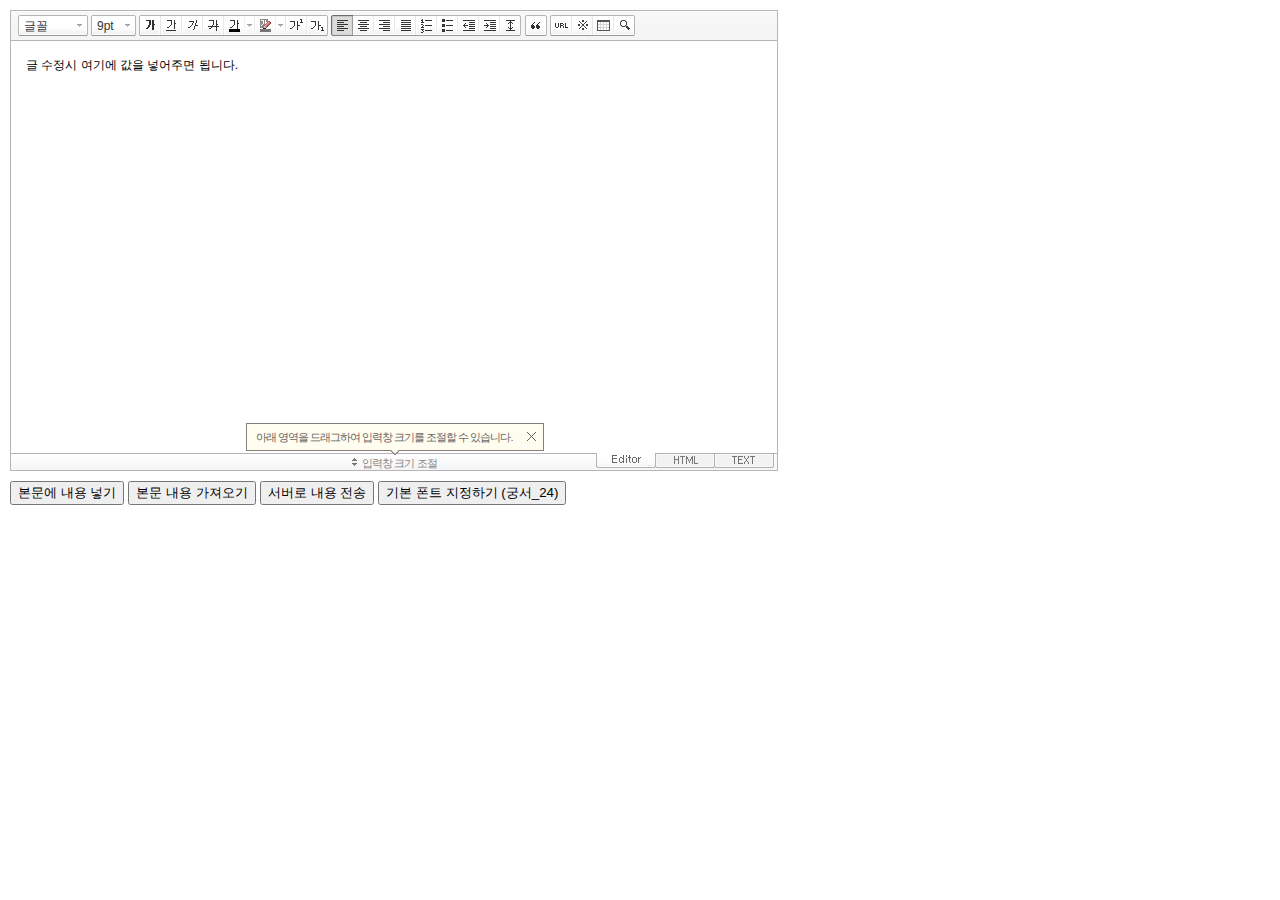
<file: res/editor/index.html>
<!DOCTYPE HTML PUBLIC "-//W3C//DTD HTML 4.01 Transitional//EN" "http://www.w3.org/TR/html4/loose.dtd">
<html lang="ko">
<head>
<meta http-equiv="Content-Type" content="text/html; charset=utf-8">
<meta http-equiv="Content-Script-Type" content="text/javascript">
<meta http-equiv="Content-Style-Type" content="text/css">
<title>네이버 :: Smart Editor 2 &#8482;</title>
<link href="css/ko_KR/smart_editor2.css" rel="stylesheet" type="text/css">
<style type="text/css">
	body { margin: 10px; }
</style>
<script type="text/javascript" src="./js/lib/jindo2.all.js" charset="utf-8"></script>
<script type="text/javascript" src="./js/lib/jindo_component.js" charset="utf-8"></script>
<script type="text/javascript" src="./js/service/SE2M_Configuration.js" charset="utf-8"></script>	<!-- 설정 파일 -->
<script type="text/javascript" src="./js/service/SE2BasicCreator.js" charset="utf-8"></script>
<script type="text/javascript" src="./js/smarteditor2.js" charset="utf-8"></script>

</head>
<body>

<!-- SE2 Markup Start -->	
<div id="smart_editor2">
	<div id="smart_editor2_content"><a href="#se2_iframe" class="blind">글쓰기영역으로 바로가기</a>
		<div class="se2_tool" id="se2_tool">
			
			<div class="se2_text_tool husky_seditor_text_tool">
			<ul class="se2_font_type">
				<li class="husky_seditor_ui_fontName"><button type="button" class="se2_font_family" title="글꼴"><span class="husky_se2m_current_fontName">글꼴</span></button>
					<!-- 글꼴 레이어 -->
					<div class="se2_layer husky_se_fontName_layer">
						<div class="se2_in_layer">
							<ul class="se2_l_font_fam">
							<li style="display:none"><button type="button"><span>@DisplayName@<span>(</span><em style="font-family:FontFamily;">@SampleText@</em><span>)</span></span></button></li>
							<li class="se2_division husky_seditor_font_separator"></li>
							<li><button type="button"><span>나눔고딕<span>(</span><em style="font-family:'나눔고딕',NanumGothic;">가나다라</em><span>)</span></span></button></li>
							<li><button type="button"><span>나눔명조<span>(</span><em style="font-family:'나눔명조',NanumMyeongjo;">가나다라</em><span>)</span></span></button></li>
							<li><button type="button"><span>나눔고딕코딩<span>(</span><em style="font-family:'나눔고딕코딩',NanumGothicCoding;">가나다라</em><span>)</span></span></button></li>
							<li><button type="button"><span>나눔바른고딕<span>(</span><em style="font-family:'나눔바른고딕',NanumBarunGothic,NanumBarunGothicOTF;">가나다라</em><span>)</span></span></button></li>
							<li><button type="button"><span>나눔바른펜<span>(</span><em style="font-family:'나눔바른펜',NanumBarunpen;">가나다라</em><span>)</span></span></button></li>
							</ul>
						</div>
					</div>
					<!-- //글꼴 레이어 -->
				</li>

				<li class="husky_seditor_ui_fontSize"><button type="button" class="se2_font_size" title="글자크기"><span class="husky_se2m_current_fontSize">크기</span></button>
					<!-- 폰트 사이즈 레이어 -->
					<div class="se2_layer husky_se_fontSize_layer">
						<div class="se2_in_layer">
							<ul class="se2_l_font_size">
							<li><button type="button"><span style="margin-top:4px; margin-bottom:3px; margin-left:5px; font-size:7pt;">가나다라마바사<span style=" font-size:7pt;">(7pt)</span></span></button></li>
							<li><button type="button"><span style="margin-bottom:2px; font-size:8pt;">가나다라마바사<span style="font-size:8pt;">(8pt)</span></span></button></li>
							<li><button type="button"><span style="margin-bottom:1px; font-size:9pt;">가나다라마바사<span style="font-size:9pt;">(9pt)</span></span></button></li>
							<li><button type="button"><span style="margin-bottom:1px; font-size:10pt;">가나다라마바사<span style="font-size:10pt;">(10pt)</span></span></button></li>
							<li><button type="button"><span style="margin-bottom:2px; font-size:11pt;">가나다라마바사<span style="font-size:11pt;">(11pt)</span></span></button></li>
							<li><button type="button"><span style="margin-bottom:1px; font-size:12pt;">가나다라마바사<span style="font-size:12pt;">(12pt)</span></span></button></li>
							<li><button type="button"><span style="margin-bottom:2px; font-size:14pt;">가나다라마바사<span style="margin-left:6px;font-size:14pt;">(14pt)</span></span></button></li>
							<li><button type="button"><span style="margin-bottom:1px; font-size:18pt;">가나다라마바사<span style="margin-left:8px;font-size:18pt;">(18pt)</span></span></button></li>
							<li><button type="button"><span style="margin-left:3px; font-size:24pt;">가나다라마<span style="margin-left:11px;font-size:24pt;">(24pt)</span></span></button></li>
							<li><button type="button"><span style="margin-top:-1px; margin-left:3px; font-size:36pt;">가나다<span style="font-size:36pt;">(36pt)</span></span></button></li>
							</ul>
						</div>
					</div>
					<!-- //폰트 사이즈 레이어 -->
				</li>
</ul><ul>
				<li class="husky_seditor_ui_bold first_child"><button type="button" title="굵게[Ctrl+B]" class="se2_bold"><span class="_buttonRound tool_bg">굵게[Ctrl+B]</span></button></li>

				<li class="husky_seditor_ui_underline"><button type="button" title="밑줄[Ctrl+U]" class="se2_underline"><span class="_buttonRound">밑줄[Ctrl+U]</span></button></li>

				<li class="husky_seditor_ui_italic"><button type="button" title="기울임꼴[Ctrl+I]" class="se2_italic"><span class="_buttonRound">기울임꼴[Ctrl+I]</span></button></li>

				<li class="husky_seditor_ui_lineThrough"><button type="button" title="취소선[Ctrl+D]" class="se2_tdel"><span class="_buttonRound">취소선[Ctrl+D]</span></button></li>

				<li class="se2_pair husky_seditor_ui_fontColor"><span class="selected_color husky_se2m_fontColor_lastUsed" style="background-color:#4477f9"></span><span class="husky_seditor_ui_fontColorA"><button type="button" title="글자색" class="se2_fcolor"><span>글자색</span></button></span><span class="husky_seditor_ui_fontColorB"><button type="button" title="더보기" class="se2_fcolor_more"><span class="_buttonRound">더보기</span></button></span>				
					<!-- 글자색 -->
					<div class="se2_layer husky_se2m_fontcolor_layer" style="display:none">
						<div class="se2_in_layer husky_se2m_fontcolor_paletteHolder">
							<div class="se2_palette husky_se2m_color_palette">
								<ul class="se2_pick_color">
								<li><button type="button" title="#ff0000" style="background:#ff0000"><span><span>#ff0000</span></span></button></li>
								<li><button type="button" title="#ff6c00" style="background:#ff6c00"><span><span>#ff6c00</span></span></button></li>
								<li><button type="button" title="#ffaa00" style="background:#ffaa00"><span><span>#ffaa00</span></span></button></li>
								<li><button type="button" title="#ffef00" style="background:#ffef00"><span><span>#ffef00</span></span></button></li>
								<li><button type="button" title="#a6cf00" style="background:#a6cf00"><span><span>#a6cf00</span></span></button></li>
								<li><button type="button" title="#009e25" style="background:#009e25"><span><span>#009e25</span></span></button></li>
								<li><button type="button" title="#00b0a2" style="background:#00b0a2"><span><span>#00b0a2</span></span></button></li>
								<li><button type="button" title="#0075c8" style="background:#0075c8"><span><span>#0075c8</span></span></button></li>
								<li><button type="button" title="#3a32c3" style="background:#3a32c3"><span><span>#3a32c3</span></span></button></li>
								<li><button type="button" title="#7820b9" style="background:#7820b9"><span><span>#7820b9</span></span></button></li>
								<li><button type="button" title="#ef007c" style="background:#ef007c"><span><span>#ef007c</span></span></button></li>
								<li><button type="button" title="#000000" style="background:#000000"><span><span>#000000</span></span></button></li>
								<li><button type="button" title="#252525" style="background:#252525"><span><span>#252525</span></span></button></li>
								<li><button type="button" title="#464646" style="background:#464646"><span><span>#464646</span></span></button></li>
								<li><button type="button" title="#636363" style="background:#636363"><span><span>#636363</span></span></button></li>
								<li><button type="button" title="#7d7d7d" style="background:#7d7d7d"><span><span>#7d7d7d</span></span></button></li>
								<li><button type="button" title="#9a9a9a" style="background:#9a9a9a"><span><span>#9a9a9a</span></span></button></li>
								<li><button type="button" title="#ffe8e8" style="background:#ffe8e8"><span><span>#9a9a9a</span></span></button></li>
								<li><button type="button" title="#f7e2d2" style="background:#f7e2d2"><span><span>#f7e2d2</span></span></button></li>
								<li><button type="button" title="#f5eddc" style="background:#f5eddc"><span><span>#f5eddc</span></span></button></li>
								<li><button type="button" title="#f5f4e0" style="background:#f5f4e0"><span><span>#f5f4e0</span></span></button></li>
								<li><button type="button" title="#edf2c2" style="background:#edf2c2"><span><span>#edf2c2</span></span></button></li>
								<li><button type="button" title="#def7e5" style="background:#def7e5"><span><span>#def7e5</span></span></button></li>
								<li><button type="button" title="#d9eeec" style="background:#d9eeec"><span><span>#d9eeec</span></span></button></li>
								<li><button type="button" title="#c9e0f0" style="background:#c9e0f0"><span><span>#c9e0f0</span></span></button></li>
								<li><button type="button" title="#d6d4eb" style="background:#d6d4eb"><span><span>#d6d4eb</span></span></button></li>
								<li><button type="button" title="#e7dbed" style="background:#e7dbed"><span><span>#e7dbed</span></span></button></li>
								<li><button type="button" title="#f1e2ea" style="background:#f1e2ea"><span><span>#f1e2ea</span></span></button></li>
								<li><button type="button" title="#acacac" style="background:#acacac"><span><span>#acacac</span></span></button></li>
								<li><button type="button" title="#c2c2c2" style="background:#c2c2c2"><span><span>#c2c2c2</span></span></button></li>
								<li><button type="button" title="#cccccc" style="background:#cccccc"><span><span>#cccccc</span></span></button></li>
								<li><button type="button" title="#e1e1e1" style="background:#e1e1e1"><span><span>#e1e1e1</span></span></button></li>
								<li><button type="button" title="#ebebeb" style="background:#ebebeb"><span><span>#ebebeb</span></span></button></li>
								<li><button type="button" title="#ffffff" style="background:#ffffff"><span><span>#ffffff</span></span></button></li>
								</ul>
								<ul class="se2_pick_color" style="width:156px;">
								<li><button type="button" title="#e97d81" style="background:#e97d81"><span><span>#e97d81</span></span></button></li>
								<li><button type="button" title="#e19b73" style="background:#e19b73"><span><span>#e19b73</span></span></button></li>
								<li><button type="button" title="#d1b274" style="background:#d1b274"><span><span>#d1b274</span></span></button></li>
								<li><button type="button" title="#cfcca2" style="background:#cfcca2"><span><span>#cfcca2</span></span></button></li>
								<li><button type="button" title="#cfcca2" style="background:#cfcca2"><span><span>#cfcca2</span></span></button></li>
								<li><button type="button" title="#61b977" style="background:#61b977"><span><span>#61b977</span></span></button></li>
								<li><button type="button" title="#53aea8" style="background:#53aea8"><span><span>#53aea8</span></span></button></li>
								<li><button type="button" title="#518fbb" style="background:#518fbb"><span><span>#518fbb</span></span></button></li>
								<li><button type="button" title="#6a65bb" style="background:#6a65bb"><span><span>#6a65bb</span></span></button></li>
								<li><button type="button" title="#9a54ce" style="background:#9a54ce"><span><span>#9a54ce</span></span></button></li>
								<li><button type="button" title="#e573ae" style="background:#e573ae"><span><span>#e573ae</span></span></button></li>
								<li><button type="button" title="#5a504b" style="background:#5a504b"><span><span>#5a504b</span></span></button></li>
								<li><button type="button" title="#767b86" style="background:#767b86"><span><span>#767b86</span></span></button></li>
								<li><button type="button" title="#951015" style="background:#951015"><span><span>#951015</span></span></button></li>
								<li><button type="button" title="#6e391a" style="background:#6e391a"><span><span>#6e391a</span></span></button></li>
								<li><button type="button" title="#785c25" style="background:#785c25"><span><span>#785c25</span></span></button></li>
								<li><button type="button" title="#5f5b25" style="background:#5f5b25"><span><span>#5f5b25</span></span></button></li>
								<li><button type="button" title="#4c511f" style="background:#4c511f"><span><span>#4c511f</span></span></button></li>
								<li><button type="button" title="#1c4827" style="background:#1c4827"><span><span>#1c4827</span></span></button></li>
								<li><button type="button" title="#0d514c" style="background:#0d514c"><span><span>#0d514c</span></span></button></li>
								<li><button type="button" title="#1b496a" style="background:#1b496a"><span><span>#1b496a</span></span></button></li>
								<li><button type="button" title="#2b285f" style="background:#2b285f"><span><span>#2b285f</span></span></button></li>
								<li><button type="button" title="#45245b" style="background:#45245b"><span><span>#45245b</span></span></button></li>
								<li><button type="button" title="#721947" style="background:#721947"><span><span>#721947</span></span></button></li>
								<li><button type="button" title="#352e2c" style="background:#352e2c"><span><span>#352e2c</span></span></button></li>
								<li><button type="button" title="#3c3f45" style="background:#3c3f45"><span><span>#3c3f45</span></span></button></li>
								</ul>
								<button type="button" title="더보기" class="se2_view_more husky_se2m_color_palette_more_btn"><span>더보기</span></button>
								<div class="husky_se2m_color_palette_recent" style="display:none">
									<h4>최근 사용한 색</h4>
									<ul class="se2_pick_color">
									<li></li>
									<!-- 최근 사용한 색 템플릿 -->
									<!-- <li><button type="button" title="#e97d81" style="background:#e97d81"><span><span>#e97d81</span></span></button></li> -->
									<!-- //최근 사용한 색 템플릿 -->
									</ul>
								</div>								
								<div class="se2_palette2 husky_se2m_color_palette_colorpicker">
									<!--form action="http://test.emoticon.naver.com/colortable/TextAdd.nhn" method="post"-->
										<div class="se2_color_set">
											<span class="se2_selected_color"><span class="husky_se2m_cp_preview" style="background:#e97d81"></span></span><input type="text" name="" class="input_ty1 husky_se2m_cp_colorcode" value="#e97d81"><button type="button" class="se2_btn_insert husky_se2m_color_palette_ok_btn" title="입력"><span>입력</span></button></div>
										<!--input type="hidden" name="callback" value="http://test.emoticon.naver.com/colortable/result.jsp" />
										<input type="hidden" name="callback_func" value="1" />
										<input type="hidden" name="text_key" value="" />
										<input type="hidden" name="text_data" value="" />
									</form-->
									<div class="se2_gradation1 husky_se2m_cp_colpanel"></div>
									<div class="se2_gradation2 husky_se2m_cp_huepanel"></div>
								</div>
							</div>
                        </div>
					</div>
                    <!-- //글자색 -->
				</li>

				<li class="se2_pair husky_seditor_ui_BGColor"><span class="selected_color husky_se2m_BGColor_lastUsed" style="background-color:#4477f9"></span><span class="husky_seditor_ui_BGColorA"><button type="button" title="배경색" class="se2_bgcolor"><span>배경색</span></button></span><span class="husky_seditor_ui_BGColorB"><button type="button" title="더보기" class="se2_bgcolor_more"><span class="_buttonRound">더보기</span></button></span>
					<!-- 배경색 -->
					<div class="se2_layer se2_layer husky_se2m_BGColor_layer" style="display:none">
						<div class="se2_in_layer">
							<div class="se2_palette_bgcolor">
								<ul class="se2_background husky_se2m_bgcolor_list">
								<li><button type="button" title="배경색#ff0000 글자색#ffffff" style="background:#ff0000; color:#ffffff"><span><span>가나다</span></span></button></li>								
								<li><button type="button" title="배경색#6d30cf 글자색#ffffff" style="background:#6d30cf; color:#ffffff"><span><span>가나다</span></span></button></li>
								<li><button type="button" title="배경색#000000 글자색#ffffff" style="background:#000000; color:#ffffff"><span><span>가나다</span></span></button></li>
								<li><button type="button" title="배경색#ff6600 글자색#ffffff" style="background:#ff6600; color:#ffffff"><span><span>가나다</span></span></button></li>
								<li><button type="button" title="배경색#3333cc 글자색#ffffff" style="background:#3333cc; color:#ffffff"><span><span>가나다</span></span></button></li>
								<li><button type="button" title="배경색#333333 글자색#ffff00" style="background:#333333; color:#ffff00"><span><span>가나다</span></span></button></li>
								<li><button type="button" title="배경색#ffa700 글자색#ffffff" style="background:#ffa700; color:#ffffff"><span><span>가나다</span></span></button></li>
								<li><button type="button" title="배경색#009999 글자색#ffffff" style="background:#009999; color:#ffffff"><span><span>가나다</span></span></button></li>
								<li><button type="button" title="배경색#8e8e8e 글자색#ffffff" style="background:#8e8e8e; color:#ffffff"><span><span>가나다</span></span></button></li>								
								<li><button type="button" title="배경색#cc9900 글자색#ffffff" style="background:#cc9900; color:#ffffff"><span><span>가나다</span></span></button></li>
								<li><button type="button" title="배경색#77b02b 글자색#ffffff" style="background:#77b02b; color:#ffffff"><span><span>가나다</span></span></button></li>
								<li><button type="button" title="배경색#ffffff 글자색#000000" style="background:#ffffff; color:#000000"><span><span>가나다</span></span></button></li>
								</ul>
							</div>
							<div class="husky_se2m_BGColor_paletteHolder"></div>
                        </div>
					</div>
                    <!-- //배경색 -->
				</li>

				<li class="husky_seditor_ui_superscript"><button type="button" title="윗첨자" class="se2_sup"><span class="_buttonRound">윗첨자</span></button></li>

				<li class="husky_seditor_ui_subscript last_child"><button type="button" title="아래첨자" class="se2_sub"><span class="_buttonRound tool_bg">아래첨자</span></button></li>
</ul><ul>
				<li class="husky_seditor_ui_justifyleft first_child"><button type="button" title="왼쪽정렬" class="se2_left"><span class="_buttonRound tool_bg">왼쪽정렬</span></button></li>

				<li class="husky_seditor_ui_justifycenter"><button type="button" title="가운데정렬" class="se2_center"><span class="_buttonRound">가운데정렬</span></button></li>

				<li class="husky_seditor_ui_justifyright"><button type="button" title="오른쪽정렬" class="se2_right"><span class="_buttonRound">오른쪽정렬</span></button></li>

				<li class="husky_seditor_ui_justifyfull"><button type="button" title="양쪽정렬" class="se2_justify"><span class="_buttonRound">양쪽정렬</span></button></li>

				<li class="husky_seditor_ui_orderedlist"><button type="button" title="번호매기기" class="se2_ol"><span class="_buttonRound">번호매기기</span></button></li>

				<li class="husky_seditor_ui_unorderedlist"><button type="button" title="글머리기호" class="se2_ul"><span class="_buttonRound">글머리기호</span></button></li>

				<li class="husky_seditor_ui_outdent"><button type="button" title="내어쓰기[Shift+Tab]" class="se2_outdent"><span class="_buttonRound">내어쓰기[Shift+Tab]</span></button></li>

				<li class="husky_seditor_ui_indent"><button type="button" title="들여쓰기[Tab]" class="se2_indent"><span class="_buttonRound">들여쓰기[Tab]</span></button></li>			

				<li class="husky_seditor_ui_lineHeight last_child"><button type="button" title="줄간격" class="se2_lineheight" ><span class="_buttonRound tool_bg">줄간격</span></button>
					<!-- 줄간격 레이어 -->
					<div class="se2_layer husky_se2m_lineHeight_layer">
						<div class="se2_in_layer">
							<ul class="se2_l_line_height">
							<li><button type="button"><span>50%</span></button></li>
							<li><button type="button"><span>80%</span></button></li>
							<li><button type="button"><span>100%</span></button></li>
							<li><button type="button"><span>120%</span></button></li>
							<li><button type="button"><span>150%</span></button></li>
							<li><button type="button"><span>180%</span></button></li>
							<li><button type="button"><span>200%</span></button></li>
							</ul>
							<div class="se2_l_line_height_user husky_se2m_lineHeight_direct_input">
								<h3>직접 입력</h3>
								<span class="bx_input">
								<input type="text" class="input_ty1" maxlength="3" style="width:75px">
								<button type="button" title="1% 더하기" class="btn_up"><span>1% 더하기</span></button>
								<button type="button" title="1% 빼기" class="btn_down"><span>1% 빼기</span></button>
								</span>		
								<div class="btn_area">
									<button type="button" class="se2_btn_apply3"><span>적용</span></button><button type="button" class="se2_btn_cancel3"><span>취소</span></button>
								</div>
							</div>
						</div>
					</div>
					<!-- //줄간격 레이어 -->
				</li>
</ul><ul>
				<li class="husky_seditor_ui_quote single_child"><button type="button" title="인용구" class="se2_blockquote"><span class="_buttonRound tool_bg">인용구</span></button>
					<!-- 인용구 -->
					<div class="se2_layer husky_seditor_blockquote_layer" style="margin-left:-407px; display:none;">
						<div class="se2_in_layer">
							<div class="se2_quote">
								<ul>
								<li class="q1"><button type="button" class="se2_quote1"><span><span>인용구 스타일1</span></span></button></li>
								<li class="q2"><button type="button" class="se2_quote2"><span><span>인용구 스타일2</span></span></button></li>
								<li class="q3"><button type="button" class="se2_quote3"><span><span>인용구 스타일3</span></span></button></li>
								<li class="q4"><button type="button" class="se2_quote4"><span><span>인용구 스타일4</span></span></button></li>
								<li class="q5"><button type="button" class="se2_quote5"><span><span>인용구 스타일5</span></span></button></li>
								<li class="q6"><button type="button" class="se2_quote6"><span><span>인용구 스타일6</span></span></button></li>
								<li class="q7"><button type="button" class="se2_quote7"><span><span>인용구 스타일7</span></span></button></li>
								<li class="q8"><button type="button" class="se2_quote8"><span><span>인용구 스타일8</span></span></button></li>
								<li class="q9"><button type="button" class="se2_quote9"><span><span>인용구 스타일9</span></span></button></li>
								<li class="q10"><button type="button" class="se2_quote10"><span><span>인용구 스타일10</span></span></button></li>
								</ul>
								<button type="button" class="se2_cancel2"><span>적용취소</span></button>
							</div>
						</div>
					</div>
					<!-- //인용구 -->
				</li>
</ul><ul>
				<li class="husky_seditor_ui_hyperlink first_child"><button type="button" title="링크" class="se2_url"><span class="_buttonRound tool_bg">링크</span></button>
					<!-- 링크 -->
					<div class="se2_layer" style="margin-left:-285px">
						<div class="se2_in_layer">
							<div class="se2_url2">
								<input type="text" class="input_ty1" value="http://">
								<button type="button" class="se2_apply"><span>적용</span></button><button type="button" class="se2_cancel"><span>취소</span></button>
							</div>
						</div>
					</div>
					<!-- //링크 -->
				</li>

				<li class="husky_seditor_ui_sCharacter"><button type="button" title="특수기호" class="se2_character"><span class="_buttonRound">특수기호</span></button>
					<!-- 특수기호 -->
					<div class="se2_layer husky_seditor_sCharacter_layer" style="margin-left:-448px;">
						<div class="se2_in_layer">
							<div class="se2_bx_character">
								<ul class="se2_char_tab">
								<li class="active"><button type="button" title="일반기호" class="se2_char1"><span>일반기호</span></button>
									<div class="se2_s_character">
										<ul class="husky_se2m_sCharacter_list">
											<li></li>
											<!-- 일반기호 목록 -->
											<!-- <li class="hover"><button type="button"><span>｛</span></button></li><li class="active"><button type="button"><span>｝</span></button></li><li><button type="button"><span>〔</span></button></li><li><button type="button"><span>〕</span></button></li><li><button type="button"><span>〈</span></button></li><li><button type="button"><span>〉</span></button></li><li><button type="button"><span>《</span></button></li><li><button type="button"><span>》</span></button></li><li><button type="button"><span>「</span></button></li><li><button type="button"><span>」</span></button></li><li><button type="button"><span>『</span></button></li><li><button type="button"><span>』</span></button></li><li><button type="button"><span>【</span></button></li><li><button type="button"><span>】</span></button></li><li><button type="button"><span>‘</span></button></li><li><button type="button"><span>’</span></button></li><li><button type="button"><span>“</span></button></li><li><button type="button"><span>”</span></button></li><li><button type="button"><span>、</span></button></li><li><button type="button"><span>。</span></button></li><li><button type="button"><span>·</span></button></li><li><button type="button"><span>‥</span></button></li><li><button type="button"><span>…</span></button></li><li><button type="button"><span>§</span></button></li><li><button type="button"><span>※</span></button></li><li><button type="button"><span>☆</span></button></li><li><button type="button"><span>★</span></button></li><li><button type="button"><span>○</span></button></li><li><button type="button"><span>●</span></button></li><li><button type="button"><span>◎</span></button></li><li><button type="button"><span>◇</span></button></li><li><button type="button"><span>◆</span></button></li><li><button type="button"><span>□</span></button></li><li><button type="button"><span>■</span></button></li><li><button type="button"><span>△</span></button></li><li><button type="button"><span>▲</span></button></li><li><button type="button"><span>▽</span></button></li><li><button type="button"><span>▼</span></button></li><li><button type="button"><span>◁</span></button></li><li><button type="button"><span>◀</span></button></li><li><button type="button"><span>▷</span></button></li><li><button type="button"><span>▶</span></button></li><li><button type="button"><span>♤</span></button></li><li><button type="button"><span>♠</span></button></li><li><button type="button"><span>♡</span></button></li><li><button type="button"><span>♥</span></button></li><li><button type="button"><span>♧</span></button></li><li><button type="button"><span>♣</span></button></li><li><button type="button"><span>⊙</span></button></li><li><button type="button"><span>◈</span></button></li><li><button type="button"><span>▣</span></button></li><li><button type="button"><span>◐</span></button></li><li><button type="button"><span>◑</span></button></li><li><button type="button"><span>▒</span></button></li><li><button type="button"><span>▤</span></button></li><li><button type="button"><span>▥</span></button></li><li><button type="button"><span>▨</span></button></li><li><button type="button"><span>▧</span></button></li><li><button type="button"><span>▦</span></button></li><li><button type="button"><span>▩</span></button></li><li><button type="button"><span>±</span></button></li><li><button type="button"><span>×</span></button></li><li><button type="button"><span>÷</span></button></li><li><button type="button"><span>≠</span></button></li><li><button type="button"><span>≤</span></button></li><li><button type="button"><span>≥</span></button></li><li><button type="button"><span>∞</span></button></li><li><button type="button"><span>∴</span></button></li><li><button type="button"><span>°</span></button></li><li><button type="button"><span>′</span></button></li><li><button type="button"><span>″</span></button></li><li><button type="button"><span>∠</span></button></li><li><button type="button"><span>⊥</span></button></li><li><button type="button"><span>⌒</span></button></li><li><button type="button"><span>∂</span></button></li><li><button type="button"><span>≡</span></button></li><li><button type="button"><span>≒</span></button></li><li><button type="button"><span>≪</span></button></li><li><button type="button"><span>≫</span></button></li><li><button type="button"><span>√</span></button></li><li><button type="button"><span>∽</span></button></li><li><button type="button"><span>∝</span></button></li><li><button type="button"><span>∵</span></button></li><li><button type="button"><span>∫</span></button></li><li><button type="button"><span>∬</span></button></li><li><button type="button"><span>∈</span></button></li><li><button type="button"><span>∋</span></button></li><li><button type="button"><span>⊆</span></button></li><li><button type="button"><span>⊇</span></button></li><li><button type="button"><span>⊂</span></button></li><li><button type="button"><span>⊃</span></button></li><li><button type="button"><span>∪</span></button></li><li><button type="button"><span>∩</span></button></li><li><button type="button"><span>∧</span></button></li><li><button type="button"><span>∨</span></button></li><li><button type="button"><span>￢</span></button></li><li><button type="button"><span>⇒</span></button></li><li><button type="button"><span>⇔</span></button></li><li><button type="button"><span>∀</span></button></li><li><button type="button"><span>∃</span></button></li><li><button type="button"><span>´</span></button></li><li><button type="button"><span>～</span></button></li><li><button type="button"><span>ˇ</span></button></li><li><button type="button"><span>˘</span></button></li><li><button type="button"><span>˝</span></button></li><li><button type="button"><span>˚</span></button></li><li><button type="button"><span>˙</span></button></li><li><button type="button"><span>¸</span></button></li><li><button type="button"><span>˛</span></button></li><li><button type="button"><span>¡</span></button></li><li><button type="button"><span>¿</span></button></li><li><button type="button"><span>ː</span></button></li><li><button type="button"><span>∮</span></button></li><li><button type="button"><span>∑</span></button></li><li><button type="button"><span>∏</span></button></li><li><button type="button"><span>♭</span></button></li><li><button type="button"><span>♩</span></button></li><li><button type="button"><span>♪</span></button></li><li><button type="button"><span>♬</span></button></li><li><button type="button"><span>㉿</span></button></li><li><button type="button"><span>→</span></button></li><li><button type="button"><span>←</span></button></li><li><button type="button"><span>↑</span></button></li><li><button type="button"><span>↓</span></button></li><li><button type="button"><span>↔</span></button></li><li><button type="button"><span>↕</span></button></li><li><button type="button"><span>↗</span></button></li><li><button type="button"><span>↙</span></button></li><li><button type="button"><span>↖</span></button></li><li><button type="button"><span>↘</span></button></li><li><button type="button"><span>㈜</span></button></li><li><button type="button"><span>№</span></button></li><li><button type="button"><span>㏇</span></button></li><li><button type="button"><span>™</span></button></li><li><button type="button"><span>㏂</span></button></li><li><button type="button"><span>㏘</span></button></li><li><button type="button"><span>℡</span></button></li><li><button type="button"><span>♨</span></button></li><li><button type="button"><span>☏</span></button></li><li><button type="button"><span>☎</span></button></li><li><button type="button"><span>☜</span></button></li><li><button type="button"><span>☞</span></button></li><li><button type="button"><span>¶</span></button></li><li><button type="button"><span>†</span></button></li><li><button type="button"><span>‡</span></button></li><li><button type="button"><span>®</span></button></li><li><button type="button"><span>ª</span></button></li><li><button type="button"><span>º</span></button></li><li><button type="button"><span>♂</span></button></li><li><button type="button"><span>♀</span></button></li> -->
										</ul>
									</div>
								</li>
								<li><button type="button" title="숫자와 단위" class="se2_char2"><span>숫자와 단위</span></button>
									<div class="se2_s_character">
										<ul class="husky_se2m_sCharacter_list">
											<li></li>
											<!-- 숫자와 단위 목록 -->
											<!-- <li class="hover"><button type="button"><span>½</span></button></li><li><button type="button"><span>⅓</span></button></li><li><button type="button"><span>⅔</span></button></li><li><button type="button"><span>¼</span></button></li><li><button type="button"><span>¾</span></button></li><li><button type="button"><span>⅛</span></button></li><li><button type="button"><span>⅜</span></button></li><li><button type="button"><span>⅝</span></button></li><li><button type="button"><span>⅞</span></button></li><li><button type="button"><span>¹</span></button></li><li><button type="button"><span>²</span></button></li><li><button type="button"><span>³</span></button></li><li><button type="button"><span>⁴</span></button></li><li><button type="button"><span>ⁿ</span></button></li><li><button type="button"><span>₁</span></button></li><li><button type="button"><span>₂</span></button></li><li><button type="button"><span>₃</span></button></li><li><button type="button"><span>₄</span></button></li><li><button type="button"><span>Ⅰ</span></button></li><li><button type="button"><span>Ⅱ</span></button></li><li><button type="button"><span>Ⅲ</span></button></li><li><button type="button"><span>Ⅳ</span></button></li><li><button type="button"><span>Ⅴ</span></button></li><li><button type="button"><span>Ⅵ</span></button></li><li><button type="button"><span>Ⅶ</span></button></li><li><button type="button"><span>Ⅷ</span></button></li><li><button type="button"><span>Ⅸ</span></button></li><li><button type="button"><span>Ⅹ</span></button></li><li><button type="button"><span>ⅰ</span></button></li><li><button type="button"><span>ⅱ</span></button></li><li><button type="button"><span>ⅲ</span></button></li><li><button type="button"><span>ⅳ</span></button></li><li><button type="button"><span>ⅴ</span></button></li><li><button type="button"><span>ⅵ</span></button></li><li><button type="button"><span>ⅶ</span></button></li><li><button type="button"><span>ⅷ</span></button></li><li><button type="button"><span>ⅸ</span></button></li><li><button type="button"><span>ⅹ</span></button></li><li><button type="button"><span>￦</span></button></li><li><button type="button"><span>$</span></button></li><li><button type="button"><span>￥</span></button></li><li><button type="button"><span>￡</span></button></li><li><button type="button"><span>€</span></button></li><li><button type="button"><span>℃</span></button></li><li><button type="button"><span>A</span></button></li><li><button type="button"><span>℉</span></button></li><li><button type="button"><span>￠</span></button></li><li><button type="button"><span>¤</span></button></li><li><button type="button"><span>‰</span></button></li><li><button type="button"><span>㎕</span></button></li><li><button type="button"><span>㎖</span></button></li><li><button type="button"><span>㎗</span></button></li><li><button type="button"><span>ℓ</span></button></li><li><button type="button"><span>㎘</span></button></li><li><button type="button"><span>㏄</span></button></li><li><button type="button"><span>㎣</span></button></li><li><button type="button"><span>㎤</span></button></li><li><button type="button"><span>㎥</span></button></li><li><button type="button"><span>㎦</span></button></li><li><button type="button"><span>㎙</span></button></li><li><button type="button"><span>㎚</span></button></li><li><button type="button"><span>㎛</span></button></li><li><button type="button"><span>㎜</span></button></li><li><button type="button"><span>㎝</span></button></li><li><button type="button"><span>㎞</span></button></li><li><button type="button"><span>㎟</span></button></li><li><button type="button"><span>㎠</span></button></li><li><button type="button"><span>㎡</span></button></li><li><button type="button"><span>㎢</span></button></li><li><button type="button"><span>㏊</span></button></li><li><button type="button"><span>㎍</span></button></li><li><button type="button"><span>㎎</span></button></li><li><button type="button"><span>㎏</span></button></li><li><button type="button"><span>㏏</span></button></li><li><button type="button"><span>㎈</span></button></li><li><button type="button"><span>㎉</span></button></li><li><button type="button"><span>㏈</span></button></li><li><button type="button"><span>㎧</span></button></li><li><button type="button"><span>㎨</span></button></li><li><button type="button"><span>㎰</span></button></li><li><button type="button"><span>㎱</span></button></li><li><button type="button"><span>㎲</span></button></li><li><button type="button"><span>㎳</span></button></li><li><button type="button"><span>㎴</span></button></li><li><button type="button"><span>㎵</span></button></li><li><button type="button"><span>㎶</span></button></li><li><button type="button"><span>㎷</span></button></li><li><button type="button"><span>㎸</span></button></li><li><button type="button"><span>㎹</span></button></li><li><button type="button"><span>㎀</span></button></li><li><button type="button"><span>㎁</span></button></li><li><button type="button"><span>㎂</span></button></li><li><button type="button"><span>㎃</span></button></li><li><button type="button"><span>㎄</span></button></li><li><button type="button"><span>㎺</span></button></li><li><button type="button"><span>㎻</span></button></li><li><button type="button"><span>㎼</span></button></li><li><button type="button"><span>㎽</span></button></li><li><button type="button"><span>㎾</span></button></li><li><button type="button"><span>㎿</span></button></li><li><button type="button"><span>㎐</span></button></li><li><button type="button"><span>㎑</span></button></li><li><button type="button"><span>㎒</span></button></li><li><button type="button"><span>㎓</span></button></li><li><button type="button"><span>㎔</span></button></li><li><button type="button"><span>Ω</span></button></li><li><button type="button"><span>㏀</span></button></li><li><button type="button"><span>㏁</span></button></li><li><button type="button"><span>㎊</span></button></li><li><button type="button"><span>㎋</span></button></li><li><button type="button"><span>㎌</span></button></li><li><button type="button"><span>㏖</span></button></li><li><button type="button"><span>㏅</span></button></li><li><button type="button"><span>㎭</span></button></li><li><button type="button"><span>㎮</span></button></li><li><button type="button"><span>㎯</span></button></li><li><button type="button"><span>㏛</span></button></li><li><button type="button"><span>㎩</span></button></li><li><button type="button"><span>㎪</span></button></li><li><button type="button"><span>㎫</span></button></li><li><button type="button"><span>㎬</span></button></li><li><button type="button"><span>㏝</span></button></li><li><button type="button"><span>㏐</span></button></li><li><button type="button"><span>㏓</span></button></li><li><button type="button"><span>㏃</span></button></li><li><button type="button"><span>㏉</span></button></li><li><button type="button"><span>㏜</span></button></li><li><button type="button"><span>㏆</span></button></li> -->
										</ul>
									</div>
								</li>
								<li><button type="button" title="원,괄호" class="se2_char3"><span>원,괄호</span></button>
									<div class="se2_s_character">
										<ul class="husky_se2m_sCharacter_list">
											<li></li>
											<!-- 원,괄호 목록 -->
											<!-- <li><button type="button"><span>㉠</span></button></li><li><button type="button"><span>㉡</span></button></li><li><button type="button"><span>㉢</span></button></li><li><button type="button"><span>㉣</span></button></li><li><button type="button"><span>㉤</span></button></li><li><button type="button"><span>㉥</span></button></li><li><button type="button"><span>㉦</span></button></li><li><button type="button"><span>㉧</span></button></li><li><button type="button"><span>㉨</span></button></li><li><button type="button"><span>㉩</span></button></li><li><button type="button"><span>㉪</span></button></li><li><button type="button"><span>㉫</span></button></li><li><button type="button"><span>㉬</span></button></li><li><button type="button"><span>㉭</span></button></li><li><button type="button"><span>㉮</span></button></li><li><button type="button"><span>㉯</span></button></li><li><button type="button"><span>㉰</span></button></li><li><button type="button"><span>㉱</span></button></li><li><button type="button"><span>㉲</span></button></li><li><button type="button"><span>㉳</span></button></li><li><button type="button"><span>㉴</span></button></li><li><button type="button"><span>㉵</span></button></li><li><button type="button"><span>㉶</span></button></li><li><button type="button"><span>㉷</span></button></li><li><button type="button"><span>㉸</span></button></li><li><button type="button"><span>㉹</span></button></li><li><button type="button"><span>㉺</span></button></li><li><button type="button"><span>㉻</span></button></li><li><button type="button"><span>ⓐ</span></button></li><li><button type="button"><span>ⓑ</span></button></li><li><button type="button"><span>ⓒ</span></button></li><li><button type="button"><span>ⓓ</span></button></li><li><button type="button"><span>ⓔ</span></button></li><li><button type="button"><span>ⓕ</span></button></li><li><button type="button"><span>ⓖ</span></button></li><li><button type="button"><span>ⓗ</span></button></li><li><button type="button"><span>ⓘ</span></button></li><li><button type="button"><span>ⓙ</span></button></li><li><button type="button"><span>ⓚ</span></button></li><li><button type="button"><span>ⓛ</span></button></li><li><button type="button"><span>ⓜ</span></button></li><li><button type="button"><span>ⓝ</span></button></li><li><button type="button"><span>ⓞ</span></button></li><li><button type="button"><span>ⓟ</span></button></li><li><button type="button"><span>ⓠ</span></button></li><li><button type="button"><span>ⓡ</span></button></li><li><button type="button"><span>ⓢ</span></button></li><li><button type="button"><span>ⓣ</span></button></li><li><button type="button"><span>ⓤ</span></button></li><li><button type="button"><span>ⓥ</span></button></li><li><button type="button"><span>ⓦ</span></button></li><li><button type="button"><span>ⓧ</span></button></li><li><button type="button"><span>ⓨ</span></button></li><li><button type="button"><span>ⓩ</span></button></li><li><button type="button"><span>①</span></button></li><li><button type="button"><span>②</span></button></li><li><button type="button"><span>③</span></button></li><li><button type="button"><span>④</span></button></li><li><button type="button"><span>⑤</span></button></li><li><button type="button"><span>⑥</span></button></li><li><button type="button"><span>⑦</span></button></li><li><button type="button"><span>⑧</span></button></li><li><button type="button"><span>⑨</span></button></li><li><button type="button"><span>⑩</span></button></li><li><button type="button"><span>⑪</span></button></li><li><button type="button"><span>⑫</span></button></li><li><button type="button"><span>⑬</span></button></li><li><button type="button"><span>⑭</span></button></li><li><button type="button"><span>⑮</span></button></li><li><button type="button"><span>㈀</span></button></li><li><button type="button"><span>㈁</span></button></li><li class="hover"><button type="button"><span>㈂</span></button></li><li><button type="button"><span>㈃</span></button></li><li><button type="button"><span>㈄</span></button></li><li><button type="button"><span>㈅</span></button></li><li><button type="button"><span>㈆</span></button></li><li><button type="button"><span>㈇</span></button></li><li><button type="button"><span>㈈</span></button></li><li><button type="button"><span>㈉</span></button></li><li><button type="button"><span>㈊</span></button></li><li><button type="button"><span>㈋</span></button></li><li><button type="button"><span>㈌</span></button></li><li><button type="button"><span>㈍</span></button></li><li><button type="button"><span>㈎</span></button></li><li><button type="button"><span>㈏</span></button></li><li><button type="button"><span>㈐</span></button></li><li><button type="button"><span>㈑</span></button></li><li><button type="button"><span>㈒</span></button></li><li><button type="button"><span>㈓</span></button></li><li><button type="button"><span>㈔</span></button></li><li><button type="button"><span>㈕</span></button></li><li><button type="button"><span>㈖</span></button></li><li><button type="button"><span>㈗</span></button></li><li><button type="button"><span>㈘</span></button></li><li><button type="button"><span>㈙</span></button></li><li><button type="button"><span>㈚</span></button></li><li><button type="button"><span>㈛</span></button></li><li><button type="button"><span>⒜</span></button></li><li><button type="button"><span>⒝</span></button></li><li><button type="button"><span>⒞</span></button></li><li><button type="button"><span>⒟</span></button></li><li><button type="button"><span>⒠</span></button></li><li><button type="button"><span>⒡</span></button></li><li><button type="button"><span>⒢</span></button></li><li><button type="button"><span>⒣</span></button></li><li><button type="button"><span>⒤</span></button></li><li><button type="button"><span>⒥</span></button></li><li><button type="button"><span>⒦</span></button></li><li><button type="button"><span>⒧</span></button></li><li><button type="button"><span>⒨</span></button></li><li><button type="button"><span>⒩</span></button></li><li><button type="button"><span>⒪</span></button></li><li><button type="button"><span>⒫</span></button></li><li><button type="button"><span>⒬</span></button></li><li><button type="button"><span>⒭</span></button></li><li><button type="button"><span>⒮</span></button></li><li><button type="button"><span>⒯</span></button></li><li><button type="button"><span>⒰</span></button></li><li><button type="button"><span>⒱</span></button></li><li><button type="button"><span>⒲</span></button></li><li><button type="button"><span>⒳</span></button></li><li><button type="button"><span>⒴</span></button></li><li><button type="button"><span>⒵</span></button></li><li><button type="button"><span>⑴</span></button></li><li><button type="button"><span>⑵</span></button></li><li><button type="button"><span>⑶</span></button></li><li><button type="button"><span>⑷</span></button></li><li><button type="button"><span>⑸</span></button></li><li><button type="button"><span>⑹</span></button></li><li><button type="button"><span>⑺</span></button></li><li><button type="button"><span>⑻</span></button></li><li><button type="button"><span>⑼</span></button></li><li><button type="button"><span>⑽</span></button></li><li><button type="button"><span>⑾</span></button></li><li><button type="button"><span>⑿</span></button></li><li><button type="button"><span>⒀</span></button></li><li><button type="button"><span>⒁</span></button></li><li><button type="button"><span>⒂</span></button></li> -->
										</ul>
									</div>
								</li>
								<li><button type="button" title="한글" class="se2_char4"><span>한글</span></button>
									<div class="se2_s_character">
										<ul class="husky_se2m_sCharacter_list">
											<li></li>
											<!-- 한글 목록 -->
											<!-- <li><button type="button"><span>ㄱ</span></button></li><li><button type="button"><span>ㄲ</span></button></li><li><button type="button"><span>ㄳ</span></button></li><li><button type="button"><span>ㄴ</span></button></li><li><button type="button"><span>ㄵ</span></button></li><li><button type="button"><span>ㄶ</span></button></li><li><button type="button"><span>ㄷ</span></button></li><li><button type="button"><span>ㄸ</span></button></li><li><button type="button"><span>ㄹ</span></button></li><li><button type="button"><span>ㄺ</span></button></li><li><button type="button"><span>ㄻ</span></button></li><li><button type="button"><span>ㄼ</span></button></li><li><button type="button"><span>ㄽ</span></button></li><li><button type="button"><span>ㄾ</span></button></li><li><button type="button"><span>ㄿ</span></button></li><li><button type="button"><span>ㅀ</span></button></li><li><button type="button"><span>ㅁ</span></button></li><li><button type="button"><span>ㅂ</span></button></li><li><button type="button"><span>ㅃ</span></button></li><li><button type="button"><span>ㅄ</span></button></li><li><button type="button"><span>ㅅ</span></button></li><li><button type="button"><span>ㅆ</span></button></li><li><button type="button"><span>ㅇ</span></button></li><li><button type="button"><span>ㅈ</span></button></li><li><button type="button"><span>ㅉ</span></button></li><li><button type="button"><span>ㅊ</span></button></li><li><button type="button"><span>ㅋ</span></button></li><li><button type="button"><span>ㅌ</span></button></li><li><button type="button"><span>ㅍ</span></button></li><li><button type="button"><span>ㅎ</span></button></li><li><button type="button"><span>ㅏ</span></button></li><li><button type="button"><span>ㅐ</span></button></li><li><button type="button"><span>ㅑ</span></button></li><li><button type="button"><span>ㅒ</span></button></li><li><button type="button"><span>ㅓ</span></button></li><li><button type="button"><span>ㅔ</span></button></li><li><button type="button"><span>ㅕ</span></button></li><li><button type="button"><span>ㅖ</span></button></li><li><button type="button"><span>ㅗ</span></button></li><li><button type="button"><span>ㅘ</span></button></li><li><button type="button"><span>ㅙ</span></button></li><li><button type="button"><span>ㅚ</span></button></li><li><button type="button"><span>ㅛ</span></button></li><li><button type="button"><span>ㅜ</span></button></li><li><button type="button"><span>ㅝ</span></button></li><li><button type="button"><span>ㅞ</span></button></li><li><button type="button"><span>ㅟ</span></button></li><li><button type="button"><span>ㅠ</span></button></li><li><button type="button"><span>ㅡ</span></button></li><li><button type="button"><span>ㅢ</span></button></li><li><button type="button"><span>ㅣ</span></button></li><li><button type="button"><span>ㅥ</span></button></li><li><button type="button"><span>ㅦ</span></button></li><li><button type="button"><span>ㅧ</span></button></li><li><button type="button"><span>ㅨ</span></button></li><li><button type="button"><span>ㅩ</span></button></li><li><button type="button"><span>ㅪ</span></button></li><li><button type="button"><span>ㅫ</span></button></li><li><button type="button"><span>ㅬ</span></button></li><li><button type="button"><span>ㅭ</span></button></li><li><button type="button"><span>ㅮ</span></button></li><li><button type="button"><span>ㅯ</span></button></li><li><button type="button"><span>ㅰ</span></button></li><li><button type="button"><span>ㅱ</span></button></li><li><button type="button"><span>ㅲ</span></button></li><li><button type="button"><span>ㅳ</span></button></li><li><button type="button"><span>ㅴ</span></button></li><li><button type="button"><span>ㅵ</span></button></li><li><button type="button"><span>ㅶ</span></button></li><li><button type="button"><span>ㅷ</span></button></li><li><button type="button"><span>ㅸ</span></button></li><li><button type="button"><span>ㅹ</span></button></li><li><button type="button"><span>ㅺ</span></button></li><li><button type="button"><span>ㅻ</span></button></li><li><button type="button"><span>ㅼ</span></button></li><li><button type="button"><span>ㅽ</span></button></li><li><button type="button"><span>ㅾ</span></button></li><li><button type="button"><span>ㅿ</span></button></li><li><button type="button"><span>ㆀ</span></button></li><li><button type="button"><span>ㆁ</span></button></li><li><button type="button"><span>ㆂ</span></button></li><li><button type="button"><span>ㆃ</span></button></li><li><button type="button"><span>ㆄ</span></button></li><li><button type="button"><span>ㆅ</span></button></li><li><button type="button"><span>ㆆ</span></button></li><li><button type="button"><span>ㆇ</span></button></li><li><button type="button"><span>ㆈ</span></button></li><li><button type="button"><span>ㆉ</span></button></li><li><button type="button"><span>ㆊ</span></button></li><li><button type="button"><span>ㆋ</span></button></li><li><button type="button"><span>ㆌ</span></button></li><li><button type="button"><span>ㆍ</span></button></li><li><button type="button"><span>ㆎ</span></button></li> -->
										</ul>
									</div>
								</li>
								<li><button type="button" title="그리스,라틴어" class="se2_char5"><span>그리스,라틴어</span></button>
									<div class="se2_s_character">
										<ul class="husky_se2m_sCharacter_list">
											<li></li>
											<!-- 그리스,라틴어 목록 -->
											<!-- <li><button type="button"><span>Α</span></button></li><li><button type="button"><span>Β</span></button></li><li><button type="button"><span>Γ</span></button></li><li><button type="button"><span>Δ</span></button></li><li><button type="button"><span>Ε</span></button></li><li><button type="button"><span>Ζ</span></button></li><li><button type="button"><span>Η</span></button></li><li><button type="button"><span>Θ</span></button></li><li><button type="button"><span>Ι</span></button></li><li><button type="button"><span>Κ</span></button></li><li><button type="button"><span>Λ</span></button></li><li><button type="button"><span>Μ</span></button></li><li><button type="button"><span>Ν</span></button></li><li><button type="button"><span>Ξ</span></button></li><li class="hover"><button type="button"><span>Ο</span></button></li><li><button type="button"><span>Π</span></button></li><li><button type="button"><span>Ρ</span></button></li><li><button type="button"><span>Σ</span></button></li><li><button type="button"><span>Τ</span></button></li><li><button type="button"><span>Υ</span></button></li><li><button type="button"><span>Φ</span></button></li><li><button type="button"><span>Χ</span></button></li><li><button type="button"><span>Ψ</span></button></li><li><button type="button"><span>Ω</span></button></li><li><button type="button"><span>α</span></button></li><li><button type="button"><span>β</span></button></li><li><button type="button"><span>γ</span></button></li><li><button type="button"><span>δ</span></button></li><li><button type="button"><span>ε</span></button></li><li><button type="button"><span>ζ</span></button></li><li><button type="button"><span>η</span></button></li><li><button type="button"><span>θ</span></button></li><li><button type="button"><span>ι</span></button></li><li><button type="button"><span>κ</span></button></li><li><button type="button"><span>λ</span></button></li><li><button type="button"><span>μ</span></button></li><li><button type="button"><span>ν</span></button></li><li><button type="button"><span>ξ</span></button></li><li><button type="button"><span>ο</span></button></li><li><button type="button"><span>π</span></button></li><li><button type="button"><span>ρ</span></button></li><li><button type="button"><span>σ</span></button></li><li><button type="button"><span>τ</span></button></li><li><button type="button"><span>υ</span></button></li><li><button type="button"><span>φ</span></button></li><li><button type="button"><span>χ</span></button></li><li><button type="button"><span>ψ</span></button></li><li><button type="button"><span>ω</span></button></li><li><button type="button"><span>Æ</span></button></li><li><button type="button"><span>Ð</span></button></li><li><button type="button"><span>Ħ</span></button></li><li><button type="button"><span>Ĳ</span></button></li><li><button type="button"><span>Ŀ</span></button></li><li><button type="button"><span>Ł</span></button></li><li><button type="button"><span>Ø</span></button></li><li><button type="button"><span>Œ</span></button></li><li><button type="button"><span>Þ</span></button></li><li><button type="button"><span>Ŧ</span></button></li><li><button type="button"><span>Ŋ</span></button></li><li><button type="button"><span>æ</span></button></li><li><button type="button"><span>đ</span></button></li><li><button type="button"><span>ð</span></button></li><li><button type="button"><span>ħ</span></button></li><li><button type="button"><span>I</span></button></li><li><button type="button"><span>ĳ</span></button></li><li><button type="button"><span>ĸ</span></button></li><li><button type="button"><span>ŀ</span></button></li><li><button type="button"><span>ł</span></button></li><li><button type="button"><span>ł</span></button></li><li><button type="button"><span>œ</span></button></li><li><button type="button"><span>ß</span></button></li><li><button type="button"><span>þ</span></button></li><li><button type="button"><span>ŧ</span></button></li><li><button type="button"><span>ŋ</span></button></li><li><button type="button"><span>ŉ</span></button></li><li><button type="button"><span>Б</span></button></li><li><button type="button"><span>Г</span></button></li><li><button type="button"><span>Д</span></button></li><li><button type="button"><span>Ё</span></button></li><li><button type="button"><span>Ж</span></button></li><li><button type="button"><span>З</span></button></li><li><button type="button"><span>И</span></button></li><li><button type="button"><span>Й</span></button></li><li><button type="button"><span>Л</span></button></li><li><button type="button"><span>П</span></button></li><li><button type="button"><span>Ц</span></button></li><li><button type="button"><span>Ч</span></button></li><li><button type="button"><span>Ш</span></button></li><li><button type="button"><span>Щ</span></button></li><li><button type="button"><span>Ъ</span></button></li><li><button type="button"><span>Ы</span></button></li><li><button type="button"><span>Ь</span></button></li><li><button type="button"><span>Э</span></button></li><li><button type="button"><span>Ю</span></button></li><li><button type="button"><span>Я</span></button></li><li><button type="button"><span>б</span></button></li><li><button type="button"><span>в</span></button></li><li><button type="button"><span>г</span></button></li><li><button type="button"><span>д</span></button></li><li><button type="button"><span>ё</span></button></li><li><button type="button"><span>ж</span></button></li><li><button type="button"><span>з</span></button></li><li><button type="button"><span>и</span></button></li><li><button type="button"><span>й</span></button></li><li><button type="button"><span>л</span></button></li><li><button type="button"><span>п</span></button></li><li><button type="button"><span>ф</span></button></li><li><button type="button"><span>ц</span></button></li><li><button type="button"><span>ч</span></button></li><li><button type="button"><span>ш</span></button></li><li><button type="button"><span>щ</span></button></li><li><button type="button"><span>ъ</span></button></li><li><button type="button"><span>ы</span></button></li><li><button type="button"><span>ь</span></button></li><li><button type="button"><span>э</span></button></li><li><button type="button"><span>ю</span></button></li><li><button type="button"><span>я</span></button></li> -->
										</ul>
									</div>
								</li>
								<li><button type="button" title="일본어" class="se2_char6"><span>일본어</span></button>
									<div class="se2_s_character">
										<ul class="husky_se2m_sCharacter_list">
											<li></li>
											<!-- 일본어 목록 -->
											<!-- <li><button type="button"><span>ぁ</span></button></li><li class="hover"><button type="button"><span>あ</span></button></li><li><button type="button"><span>ぃ</span></button></li><li><button type="button"><span>い</span></button></li><li><button type="button"><span>ぅ</span></button></li><li><button type="button"><span>う</span></button></li><li><button type="button"><span>ぇ</span></button></li><li><button type="button"><span>え</span></button></li><li><button type="button"><span>ぉ</span></button></li><li><button type="button"><span>お</span></button></li><li><button type="button"><span>か</span></button></li><li><button type="button"><span>が</span></button></li><li><button type="button"><span>き</span></button></li><li><button type="button"><span>ぎ</span></button></li><li><button type="button"><span>く</span></button></li><li><button type="button"><span>ぐ</span></button></li><li><button type="button"><span>け</span></button></li><li><button type="button"><span>げ</span></button></li><li><button type="button"><span>こ</span></button></li><li><button type="button"><span>ご</span></button></li><li><button type="button"><span>さ</span></button></li><li><button type="button"><span>ざ</span></button></li><li><button type="button"><span>し</span></button></li><li><button type="button"><span>じ</span></button></li><li><button type="button"><span>す</span></button></li><li><button type="button"><span>ず</span></button></li><li><button type="button"><span>せ</span></button></li><li><button type="button"><span>ぜ</span></button></li><li><button type="button"><span>そ</span></button></li><li><button type="button"><span>ぞ</span></button></li><li><button type="button"><span>た</span></button></li><li><button type="button"><span>だ</span></button></li><li><button type="button"><span>ち</span></button></li><li><button type="button"><span>ぢ</span></button></li><li><button type="button"><span>っ</span></button></li><li><button type="button"><span>つ</span></button></li><li><button type="button"><span>づ</span></button></li><li><button type="button"><span>て</span></button></li><li><button type="button"><span>で</span></button></li><li><button type="button"><span>と</span></button></li><li><button type="button"><span>ど</span></button></li><li><button type="button"><span>な</span></button></li><li><button type="button"><span>に</span></button></li><li><button type="button"><span>ぬ</span></button></li><li><button type="button"><span>ね</span></button></li><li><button type="button"><span>の</span></button></li><li><button type="button"><span>は</span></button></li><li><button type="button"><span>ば</span></button></li><li><button type="button"><span>ぱ</span></button></li><li><button type="button"><span>ひ</span></button></li><li><button type="button"><span>び</span></button></li><li><button type="button"><span>ぴ</span></button></li><li><button type="button"><span>ふ</span></button></li><li><button type="button"><span>ぶ</span></button></li><li><button type="button"><span>ぷ</span></button></li><li><button type="button"><span>へ</span></button></li><li><button type="button"><span>べ</span></button></li><li><button type="button"><span>ぺ</span></button></li><li><button type="button"><span>ほ</span></button></li><li><button type="button"><span>ぼ</span></button></li><li><button type="button"><span>ぽ</span></button></li><li><button type="button"><span>ま</span></button></li><li><button type="button"><span>み</span></button></li><li><button type="button"><span>む</span></button></li><li><button type="button"><span>め</span></button></li><li><button type="button"><span>も</span></button></li><li><button type="button"><span>ゃ</span></button></li><li><button type="button"><span>や</span></button></li><li><button type="button"><span>ゅ</span></button></li><li><button type="button"><span>ゆ</span></button></li><li><button type="button"><span>ょ</span></button></li><li><button type="button"><span>よ</span></button></li><li><button type="button"><span>ら</span></button></li><li><button type="button"><span>り</span></button></li><li><button type="button"><span>る</span></button></li><li><button type="button"><span>れ</span></button></li><li><button type="button"><span>ろ</span></button></li><li><button type="button"><span>ゎ</span></button></li><li><button type="button"><span>わ</span></button></li><li><button type="button"><span>ゐ</span></button></li><li><button type="button"><span>ゑ</span></button></li><li><button type="button"><span>を</span></button></li><li><button type="button"><span>ん</span></button></li><li><button type="button"><span>ァ</span></button></li><li><button type="button"><span>ア</span></button></li><li><button type="button"><span>ィ</span></button></li><li><button type="button"><span>イ</span></button></li><li><button type="button"><span>ゥ</span></button></li><li><button type="button"><span>ウ</span></button></li><li><button type="button"><span>ェ</span></button></li><li><button type="button"><span>エ</span></button></li><li><button type="button"><span>ォ</span></button></li><li><button type="button"><span>オ</span></button></li><li><button type="button"><span>カ</span></button></li><li><button type="button"><span>ガ</span></button></li><li><button type="button"><span>キ</span></button></li><li><button type="button"><span>ギ</span></button></li><li><button type="button"><span>ク</span></button></li><li><button type="button"><span>グ</span></button></li><li><button type="button"><span>ケ</span></button></li><li><button type="button"><span>ゲ</span></button></li><li><button type="button"><span>コ</span></button></li><li><button type="button"><span>ゴ</span></button></li><li><button type="button"><span>サ</span></button></li><li><button type="button"><span>ザ</span></button></li><li><button type="button"><span>シ</span></button></li><li><button type="button"><span>ジ</span></button></li><li><button type="button"><span>ス</span></button></li><li><button type="button"><span>ズ</span></button></li><li><button type="button"><span>セ</span></button></li><li><button type="button"><span>ゼ</span></button></li><li><button type="button"><span>ソ</span></button></li><li><button type="button"><span>ゾ</span></button></li><li><button type="button"><span>タ</span></button></li><li><button type="button"><span>ダ</span></button></li><li><button type="button"><span>チ</span></button></li><li><button type="button"><span>ヂ</span></button></li><li><button type="button"><span>ッ</span></button></li><li><button type="button"><span>ツ</span></button></li><li><button type="button"><span>ヅ</span></button></li><li><button type="button"><span>テ</span></button></li><li><button type="button"><span>デ</span></button></li><li><button type="button"><span>ト</span></button></li><li><button type="button"><span>ド</span></button></li><li><button type="button"><span>ナ</span></button></li><li><button type="button"><span>ニ</span></button></li><li><button type="button"><span>ヌ</span></button></li><li><button type="button"><span>ネ</span></button></li><li><button type="button"><span>ノ</span></button></li><li><button type="button"><span>ハ</span></button></li><li><button type="button"><span>バ</span></button></li><li><button type="button"><span>パ</span></button></li><li><button type="button"><span>ヒ</span></button></li><li><button type="button"><span>ビ</span></button></li><li><button type="button"><span>ピ</span></button></li><li><button type="button"><span>フ</span></button></li><li><button type="button"><span>ブ</span></button></li><li><button type="button"><span>プ</span></button></li><li><button type="button"><span>ヘ</span></button></li><li><button type="button"><span>ベ</span></button></li><li><button type="button"><span>ペ</span></button></li><li><button type="button"><span>ホ</span></button></li><li><button type="button"><span>ボ</span></button></li><li><button type="button"><span>ポ</span></button></li><li><button type="button"><span>マ</span></button></li><li><button type="button"><span>ミ</span></button></li><li><button type="button"><span>ム</span></button></li><li><button type="button"><span>メ</span></button></li><li><button type="button"><span>モ</span></button></li><li><button type="button"><span>ャ</span></button></li><li><button type="button"><span>ヤ</span></button></li><li><button type="button"><span>ュ</span></button></li><li><button type="button"><span>ユ</span></button></li><li><button type="button"><span>ョ</span></button></li><li><button type="button"><span>ヨ</span></button></li><li><button type="button"><span>ラ</span></button></li><li><button type="button"><span>リ</span></button></li><li><button type="button"><span>ル</span></button></li><li><button type="button"><span>レ</span></button></li><li><button type="button"><span>ロ</span></button></li><li><button type="button"><span>ヮ</span></button></li><li><button type="button"><span>ワ</span></button></li><li><button type="button"><span>ヰ</span></button></li><li><button type="button"><span>ヱ</span></button></li><li><button type="button"><span>ヲ</span></button></li><li><button type="button"><span>ン</span></button></li><li><button type="button"><span>ヴ</span></button></li><li><button type="button"><span>ヵ</span></button></li><li><button type="button"><span>ヶ</span></button></li> -->
										</ul>
									</div>
								</li>
								</ul>
								<p class="se2_apply_character">
									<label for="char_preview">선택한 기호</label> <input type="text" name="char_preview" id="char_preview" value="®º⊆●○" class="input_ty1"><button type="button" class="se2_confirm"><span>적용</span></button><button type="button" class="se2_cancel husky_se2m_sCharacter_close"><span>취소</span></button>
								</p>
							</div>
						</div>
					</div>
					<!-- //특수기호 -->
				</li>

				<li class="husky_seditor_ui_table"><button type="button" title="표" class="se2_table"><span class="_buttonRound">표</span></button>
					<!--@lazyload_html create_table-->
					<!-- 표 -->
					<div class="se2_layer husky_se2m_table_layer" style="margin-left:-171px">
						<div class="se2_in_layer">
							<div class="se2_table_set">
								<fieldset>
								<legend>칸수 지정</legend>
									<dl class="se2_cell_num">
									<dt><label for="row">행</label></dt>
									<dd><input id="row" name="" type="text" maxlength="2" value="4" class="input_ty2">
										<button type="button" class="se2_add"><span>1행추가</span></button>
										<button type="button" class="se2_del"><span>1행삭제</span></button>
									</dd>
									<dt><label for="col">열</label></dt>
									<dd><input id="col" name="" type="text" maxlength="2" value="4" class="input_ty2">
										<button type="button" class="se2_add"><span>1열추가</span></button>
										<button type="button" class="se2_del"><span>1열삭제</span></button>
									</dd>
									</dl>
									<table border="0" cellspacing="1" class="se2_pre_table husky_se2m_table_preview">
									<tr>
									<td>&nbsp;</td>
									<td>&nbsp;</td>
									<td>&nbsp;</td>
									<td>&nbsp;</td>
									</tr>
									<tr>
									<td>&nbsp;</td>
									<td>&nbsp;</td>
									<td>&nbsp;</td>
									<td>&nbsp;</td>
									</tr>
									<tr>
									<td>&nbsp;</td>
									<td>&nbsp;</td>
									<td>&nbsp;</td>
									<td>&nbsp;</td>
									</tr>
									</table>
								</fieldset>
								<fieldset>
									<legend>속성직접입력</legend>
									<dl class="se2_t_proper1">
									<dt><input type="radio" id="se2_tbp1" name="se2_tbp" checked><label for="se2_tbp1">속성직접입력</label></dt>
									<dd>
										<dl class="se2_t_proper1_1">
										<dt><label>표스타일</label></dt>
										<dd><div class="se2_select_ty1"><span class="se2_b_style3 husky_se2m_table_border_style_preview"></span><button type="button" title="더보기" class="se2_view_more"><span>더보기</span></button></div>
											<!-- 레이어 : 테두리스타일 -->
											<div class="se2_layer_b_style husky_se2m_table_border_style_layer" style="display:none">
												<ul>
												<li><button type="button" class="se2_b_style1"><span class="se2m_no_border">테두리없음</span></button></li>
												<li><button type="button" class="se2_b_style2"><span><span>테두리스타일2</span></span></button></li>
												<li><button type="button" class="se2_b_style3"><span><span>테두리스타일3</span></span></button></li>
												<li><button type="button" class="se2_b_style4"><span><span>테두리스타일4</span></span></button></li>
												<li><button type="button" class="se2_b_style5"><span><span>테두리스타일5</span></span></button></li>
												<li><button type="button" class="se2_b_style6"><span><span>테두리스타일6</span></span></button></li>
												<li><button type="button" class="se2_b_style7"><span><span>테두리스타일7</span></span></button></li>
												</ul>
											</div>
											<!-- //레이어 : 테두리스타일 -->
										</dd>
										</dl>
										<dl class="se2_t_proper1_1 se2_t_proper1_2">
										<dt><label for="se2_b_width">테두리두께</label></dt>
										<dd><input id="se2_b_width" name="" type="text" maxlength="2" value="1" class="input_ty1">
											<button type="button" title="1px 더하기" class="se2_add se2m_incBorder"><span>1px 더하기</span></button>
											<button type="button" title="1px 빼기" class="se2_del se2m_decBorder"><span>1px 빼기</span></button>
										</dd>
										</dl>
										<dl class="se2_t_proper1_1 se2_t_proper1_3">
										<dt><label for="se2_b_color">테두리색</label></dt>
										<dd><input id="se2_b_color" name="" type="text" maxlength="7" value="#cccccc" class="input_ty3"><span class="se2_pre_color"><button type="button" style="background:#cccccc;"><span>색찾기</span></button></span>	
										<!-- 레이어 : 테두리색 -->
											<div class="se2_layer se2_b_t_b1" style="clear:both;display:none;position:absolute;top:20px;left:-147px;">
												<div class="se2_in_layer husky_se2m_table_border_color_pallet">
												</div>
											</div>
										<!-- //레이어 : 테두리색-->
										</dd>
										</dl>
										<div class="se2_t_dim0"></div><!-- 테두리 없음일때 딤드레이어 -->
										<dl class="se2_t_proper1_1 se2_t_proper1_4">
										<dt><label for="se2_cellbg">셀 배경색</label></dt>
										<dd><input id="se2_cellbg" name="" type="text" maxlength="7" value="#ffffff" class="input_ty3"><span class="se2_pre_color"><button type="button" style="background:#ffffff;"><span>색찾기</span></button></span>
										<!-- 레이어 : 셀배경색 -->
										<div class="se2_layer se2_b_t_b1" style="clear:both;display:none;position:absolute;top:20px;left:-147px;">
											<div class="se2_in_layer husky_se2m_table_bgcolor_pallet">
											</div>
										</div>
										<!-- //레이어 : 셀배경색-->
										</dd>
										</dl>
									</dd>
									</dl>
								</fieldset>
								<fieldset>
									<legend>표스타일</legend>
									<dl class="se2_t_proper2">
									<dt><input type="radio" id="se2_tbp2" name="se2_tbp"><label for="se2_tbp2">스타일 선택</label></dt>
									<dd><div class="se2_select_ty2"><span class="se2_t_style1 husky_se2m_table_style_preview"></span><button type="button" title="더보기" class="se2_view_more"><span>더보기</span></button></div>
										<!-- 레이어 : 표템플릿선택 -->
										<div class="se2_layer_t_style husky_se2m_table_style_layer" style="display:none">
											<ul class="se2_scroll">
											<li><button type="button" class="se2_t_style1"><span>표스타일1</span></button></li>
											<li><button type="button" class="se2_t_style2"><span>표스타일2</span></button></li>
											<li><button type="button" class="se2_t_style3"><span>표스타일3</span></button></li>
											<li><button type="button" class="se2_t_style4"><span>표스타일4</span></button></li>
											<li><button type="button" class="se2_t_style5"><span>표스타일5</span></button></li>
											<li><button type="button" class="se2_t_style6"><span>표스타일6</span></button></li>
											<li><button type="button" class="se2_t_style7"><span>표스타일7</span></button></li>
											<li><button type="button" class="se2_t_style8"><span>표스타일8</span></button></li>
											<li><button type="button" class="se2_t_style9"><span>표스타일9</span></button></li>
											<li><button type="button" class="se2_t_style10"><span>표스타일10</span></button></li>
											<li><button type="button" class="se2_t_style11"><span>표스타일11</span></button></li>
											<li><button type="button" class="se2_t_style12"><span>표스타일12</span></button></li>
											<li><button type="button" class="se2_t_style13"><span>표스타일13</span></button></li>
											<li><button type="button" class="se2_t_style14"><span>표스타일14</span></button></li>
											<li><button type="button" class="se2_t_style15"><span>표스타일15</span></button></li>
											<li><button type="button" class="se2_t_style16"><span>표스타일16</span></button></li>
											</ul>
										</div>
										<!-- //레이어 : 표템플릿선택 -->
									</dd>
									</dl>
								</fieldset>
								<p class="se2_btn_area">
									<button type="button" class="se2_apply"><span>적용</span></button><button type="button" class="se2_cancel"><span>취소</span></button>
								</p>
								<!-- 딤드레이어 -->
								<div class="se2_t_dim3"></div>
								<!-- //딤드레이어 -->
							</div>
						</div>
					</div>
					<!-- //표 -->
					<!--//@lazyload_html-->
				</li>

				<li class="husky_seditor_ui_findAndReplace last_child"><button type="button" title="찾기/바꾸기" class="se2_find"><span class="_buttonRound tool_bg">찾기/바꾸기</span></button>
					<!--@lazyload_html find_and_replace-->
					<!-- 찾기/바꾸기 -->
					<div class="se2_layer husky_se2m_findAndReplace_layer" style="margin-left:-238px;">
						<div class="se2_in_layer">
							<div class="se2_bx_find_revise">
								<button type="button" title="닫기" class="se2_close husky_se2m_cancel"><span>닫기</span></button>
								<h3>찾기/바꾸기</h3>
								<ul>
								<li class="active"><button type="button" class="se2_tabfind"><span>찾기</span></button></li>
								<li><button type="button" class="se2_tabrevise"><span>바꾸기</span></button></li>
								</ul>
								<div class="se2_in_bx_find husky_se2m_find_ui" style="display:block">
									<dl>
									<dt><label for="find_word">찾을 단어</label></dt><dd><input type="text" id="find_word" value="스마트에디터" class="input_ty1"></dd>
									</dl>
									<p class="se2_find_btns">
										<button type="button" class="se2_find_next husky_se2m_find_next"><span>다음 찾기</span></button><button type="button" class="se2_cancel husky_se2m_cancel"><span>취소</span></button>
									</p>
								</div>
								<div class="se2_in_bx_revise husky_se2m_replace_ui" style="display:none">
									<dl>
									<dt><label for="find_word2">찾을 단어</label></dt><dd><input type="text" id="find_word2" value="스마트에디터" class="input_ty1"></dd>
									<dt><label for="revise_word">바꿀 단어</label></dt><dd><input type="text" id="revise_word" value="스마트에디터" class="input_ty1"></dd>
									</dl>
									<p class="se2_find_btns">
										<button type="button" class="se2_find_next2 husky_se2m_replace_find_next"><span>다음 찾기</span></button><button type="button" class="se2_revise1 husky_se2m_replace"><span>바꾸기</span></button><button type="button" class="se2_revise2 husky_se2m_replace_all"><span>모두 바꾸기</span></button><button type="button" class="se2_cancel husky_se2m_cancel"><span>취소</span></button>
									</p>
								</div>
								<button type="button" title="닫기" class="se2_close husky_se2m_cancel"><span>닫기</span></button>
							</div>
						</div>
					</div>
					<!-- //찾기/바꾸기 -->
					<!--//@lazyload_html-->
				</li>
</ul>
			</div>
			<!-- //704이상 -->
		</div>
		
				<!-- 접근성 도움말 레이어 -->
		<div class="se2_layer se2_accessibility" style="display:none;">
			<div class="se2_in_layer">
				<button type="button" title="닫기" class="se2_close"><span>닫기</span></button>
				<h3><strong>접근성 도움말</strong></h3>
				<div class="box_help">
					<div>
						<strong>툴바</strong>
						<p>ALT+F10 을 누르면 툴바로 이동합니다. 다음 버튼은 TAB 으로 이전 버튼은 SHIFT+TAB 으로 이동 가능합니다. ENTER 를 누르면 해당 버튼의 기능이 동작하고 글쓰기 영역으로 포커스가 이동합니다. ESC 를 누르면 아무런 기능을 실행하지 않고 글쓰기 영역으로 포커스가 이동합니다.</p>
						<strong>빠져 나가기</strong>
						<p>ALT+. 를 누르면 스마트 에디터 다음 요소로 ALT+, 를 누르면 스마트에디터 이전 요소로 빠져나갈 수 있습니다.</p>
						<strong>명령어 단축키</strong>
						<ul>
						<li>CTRL+B <span>굵게</span></li>
						<li>SHIFT+TAB <span>내어쓰기</span></li>
						<li>CTRL+U <span>밑줄</span></li>
						<li>CTRL+F <span>찾기</span></li>
						<li>CTRL+I <span>기울임 글꼴</span></li>
						<li>CTRL+H <span>바꾸기</span></li>
						<li>CTRL+D <span>취소선</span></li>
						<li>CTRL+K <span>링크걸기</span></li>
						<li>TAB <span>들여쓰기</span></li>
						</ul>
					</div>
				</div>
				<div class="se2_btns">
					<button type="button" class="se2_close2"><span>닫기</span></button>
				</div>
			</div>
		</div>		
		<!-- //접근성 도움말 레이어 -->

		<hr>
		<!-- 입력 -->
		<div class="se2_input_area husky_seditor_editing_area_container">
			
			
			<iframe src="about:blank" id="se2_iframe" name="se2_iframe" class="se2_input_wysiwyg" width="400" height="300" title="글쓰기 영역 : 도구 모음은 ALT+F10을, 도움말은 ALT+0을 누르세요." frameborder="0" style="display:block;"></iframe>
			<textarea name="" rows="10" cols="100" title="HTML 편집 모드" class="se2_input_syntax se2_input_htmlsrc" style="display:none;outline-style:none;resize:none"> </textarea>
			<textarea name="" rows="10" cols="100" title="TEXT 편집 모드" class="se2_input_syntax se2_input_text" style="display:none;outline-style:none;resize:none;"> </textarea>
			
			<!-- 입력창 조절 안내 레이어 -->
			<div class="ly_controller husky_seditor_resize_notice" style="z-index:20;display:none;">
				<p>아래 영역을 드래그하여 입력창 크기를 조절할 수 있습니다.</p>
				<button type="button" title="닫기" class="bt_clse"><span>닫기</span></button>
				<span class="ic_arr"></span>
			</div>
			<!-- //입력창 조절 안내 레이어 -->
						<div class="quick_wrap">
				<!-- 표/글양식 간단편집기 -->
				<!--@lazyload_html qe_table-->
				<div class="q_table_wrap" style="z-index: 150;">
				<button class="_fold se2_qmax q_open_table_full" style="position:absolute; display:none;top:340px;left:210px;z-index:30;" title="최대화" type="button"><span>퀵에디터최대화</span></button>
				<div class="_full se2_qeditor se2_table_set" style="position:absolute;display:none;top:135px;left:661px;z-index:30;">
					<div class="se2_qbar q_dragable"><span class="se2_qmini"><button title="최소화" class="q_open_table_fold"><span>퀵에디터최소화</span></button></span></div>
					<div class="se2_qbody0">
						<div class="se2_qbody">
							<dl class="se2_qe1">
							<dt>삽입</dt><dd><button class="se2_addrow" title="행삽입" type="button"><span>행삽입</span></button><button class="se2_addcol" title="열삽입" type="button"><span>열삽입</span></button></dd>
							<dt>분할</dt><dd><button class="se2_seprow" title="행분할" type="button"><span>행분할</span></button><button class="se2_sepcol" title="열분할" type="button"><span>열분할</span></button></dd>

							<dt>삭제</dt><dd><button class="se2_delrow" title="행삭제" type="button"><span>행삭제</span></button><button class="se2_delcol" title="열삭제" type="button"><span>열삭제</span></button></dd>
							<dt>병합</dt><dd><button class="se2_merrow" title="행병합" type="button"><span>행병합</span></button></dd>
							</dl>
							<div class="se2_qe2 se2_qe2_3"> <!-- 테이블 퀵에디터의 경우만,  se2_qe2_3제거 -->
								<!-- 샐배경색 -->
								<dl class="se2_qe2_1">

								<dt><input type="radio" checked="checked" name="se2_tbp3" id="se2_cellbg2" class="husky_se2m_radio_bgc"><label for="se2_cellbg2">셀 배경색</label></dt>
								<dd><span class="se2_pre_color"><button style="background: none repeat scroll 0% 0% rgb(255, 255, 255);" type="button" class="husky_se2m_table_qe_bgcolor_btn"><span>색찾기</span></button></span>		
									<!-- layer:셀배경색 -->
									<div style="display:none;position:absolute;top:20px;left:0px;" class="se2_layer se2_b_t_b1">
										<div class="se2_in_layer husky_se2m_tbl_qe_bg_paletteHolder">
										</div>
									</div>
									<!-- //layer:셀배경색-->

								</dd>
								</dl>
								<!-- //샐배경색 -->
								<!-- 배경이미지선택 -->
								<dl style="display: none;" class="se2_qe2_2 husky_se2m_tbl_qe_review_bg">
								<dt><input type="radio" name="se2_tbp3" id="se2_cellbg3" class="husky_se2m_radio_bgimg"><label for="se2_cellbg3">이미지</label></dt>
								<dd><span class="se2_pre_bgimg"><button class="husky_se2m_table_qe_bgimage_btn se2_cellimg0" type="button"><span>배경이미지선택</span></button></span>
									<!-- layer:배경이미지선택 -->
									<div style="display:none;position:absolute;top:20px;left:-155px;" class="se2_layer se2_b_t_b1">
										<div class="se2_in_layer husky_se2m_tbl_qe_bg_img_paletteHolder">
											<ul class="se2_cellimg_set">
											<li><button class="se2_cellimg0" type="button"><span>배경없음</span></button></li>
											<li><button class="se2_cellimg1" type="button"><span>배경1</span></button></li>
											<li><button class="se2_cellimg2" type="button"><span>배경2</span></button></li>
											<li><button class="se2_cellimg3" type="button"><span>배경3</span></button></li>
											<li><button class="se2_cellimg4" type="button"><span>배경4</span></button></li>
											<li><button class="se2_cellimg5" type="button"><span>배경5</span></button></li>
											<li><button class="se2_cellimg6" type="button"><span>배경6</span></button></li>
											<li><button class="se2_cellimg7" type="button"><span>배경7</span></button></li>
											<li><button class="se2_cellimg8" type="button"><span>배경8</span></button></li>
											<li><button class="se2_cellimg9" type="button"><span>배경9</span></button></li>
											<li><button class="se2_cellimg10" type="button"><span>배경10</span></button></li>
											<li><button class="se2_cellimg11" type="button"><span>배경11</span></button></li>
											<li><button class="se2_cellimg12" type="button"><span>배경12</span></button></li>
											<li><button class="se2_cellimg13" type="button"><span>배경13</span></button></li>
											<li><button class="se2_cellimg14" type="button"><span>배경14</span></button></li>
											<li><button class="se2_cellimg15" type="button"><span>배경15</span></button></li>
											<li><button class="se2_cellimg16" type="button"><span>배경16</span></button></li>
											<li><button class="se2_cellimg17" type="button"><span>배경17</span></button></li>
											<li><button class="se2_cellimg18" type="button"><span>배경18</span></button></li>
											<li><button class="se2_cellimg19" type="button"><span>배경19</span></button></li>
											<li><button class="se2_cellimg20" type="button"><span>배경20</span></button></li>
											<li><button class="se2_cellimg21" type="button"><span>배경21</span></button></li>
											<li><button class="se2_cellimg22" type="button"><span>배경22</span></button></li>
											<li><button class="se2_cellimg23" type="button"><span>배경23</span></button></li>
											<li><button class="se2_cellimg24" type="button"><span>배경24</span></button></li>
											<li><button class="se2_cellimg25" type="button"><span>배경25</span></button></li>
											<li><button class="se2_cellimg26" type="button"><span>배경26</span></button></li>
											<li><button class="se2_cellimg27" type="button"><span>배경27</span></button></li>
											<li><button class="se2_cellimg28" type="button"><span>배경28</span></button></li>
											<li><button class="se2_cellimg29" type="button"><span>배경29</span></button></li>
											<li><button class="se2_cellimg30" type="button"><span>배경30</span></button></li>
											<li><button class="se2_cellimg31" type="button"><span>배경31</span></button></li>
											</ul>
										</div>
									</div>
									<!-- //layer:배경이미지선택-->
								</dd>
								</dl>
								<!-- //배경이미지선택 -->
							</div>
							<dl style="display: block;" class="se2_qe3 se2_t_proper2">
							<dt><input type="radio" name="se2_tbp3" id="se2_tbp4" class="husky_se2m_radio_template"><label for="se2_tbp4">표 스타일</label></dt>
							<dd>
								<div class="se2_qe3_table">
								<div class="se2_select_ty2"><span class="se2_t_style1"></span><button class="se2_view_more husky_se2m_template_more" title="더보기" type="button"><span>더보기</span></button></div>
								<!-- layer:표스타일 -->
								<div style="display:none;top:33px;left:0;margin:0;" class="se2_layer_t_style">
									<ul>
									<li><button class="se2_t_style1" type="button"><span>표 스타일1</span></button></li>
									<li><button class="se2_t_style2" type="button"><span>표 스타일2</span></button></li>
									<li><button class="se2_t_style3" type="button"><span>표 스타일3</span></button></li>
									<li><button class="se2_t_style4" type="button"><span>표 스타일4</span></button></li>
									<li><button class="se2_t_style5" type="button"><span>표 스타일5</span></button></li>
									<li><button class="se2_t_style6" type="button"><span>표 스타일6</span></button></li>
									<li><button class="se2_t_style7" type="button"><span>표 스타일7</span></button></li>
									<li><button class="se2_t_style8" type="button"><span>표 스타일8</span></button></li>
									<li><button class="se2_t_style9" type="button"><span>표 스타일9</span></button></li>
									<li><button class="se2_t_style10" type="button"><span>표 스타일10</span></button></li>
									<li><button class="se2_t_style11" type="button"><span>표 스타일11</span></button></li>
									<li><button class="se2_t_style12" type="button"><span>표 스타일12</span></button></li>
									<li><button class="se2_t_style13" type="button"><span>표 스타일13</span></button></li>
									<li><button class="se2_t_style14" type="button"><span>표 스타일14</span></button></li>
									<li><button class="se2_t_style15" type="button"><span>표 스타일15</span></button></li>
									<li><button class="se2_t_style16" type="button"><span>표 스타일16</span></button></li>
									</ul>
								</div>
								<!-- //layer:표스타일 -->
								</div>
							</dd>
							</dl>
							<div style="display:none" class="se2_btn_area">
								<button class="se2_btn_save" type="button"><span>My 리뷰저장</span></button>
							</div>
							<div class="se2_qdim0 husky_se2m_tbl_qe_dim1"></div>
							<div class="se2_qdim4 husky_se2m_tbl_qe_dim2"></div>
							<div class="se2_qdim6c husky_se2m_tbl_qe_dim_del_col"></div>
							<div class="se2_qdim6r husky_se2m_tbl_qe_dim_del_row"></div>
						</div>
					</div>
				</div>
				</div>
				<!--//@lazyload_html-->
				<!-- //표/글양식 간단편집기 -->
				<!-- 이미지 간단편집기 -->
				<!--@lazyload_html qe_image-->
				<div class="q_img_wrap">
					<button class="_fold se2_qmax q_open_img_full" style="position:absolute;display:none;top:240px;left:210px;z-index:30;" title="최대화" type="button"><span>퀵에디터최대화</span></button>
					<div class="_full se2_qeditor se2_table_set" style="position:absolute;display:none;top:140px;left:450px;z-index:30;">
						<div class="se2_qbar  q_dragable"><span class="se2_qmini"><button title="최소화" class="q_open_img_fold"><span>퀵에디터최소화</span></button></span></div>
						<div class="se2_qbody0">
							<div class="se2_qbody">
								<div class="se2_qe10">
									<label for="se2_swidth">가로</label><input type="text" class="input_ty1 widthimg" name="" id="se2_swidth" value="1024"><label class="se2_sheight" for="se2_sheight">세로</label><input type="text" class="input_ty1 heightimg" name="" id="se2_sheight" value="768"><button class="se2_sreset" type="button"><span>초기화</span></button>
									<div class="se2_qe10_1"><input type="checkbox" name="" class="se2_srate" id="se2_srate"><label for="se2_srate">가로 세로 비율 유지</label></div>
								</div>
								<div class="se2_qe11">
									<dl class="se2_qe11_1">
									<dt><label for="se2_b_width2">테두리두께</label></dt>
										<dd class="se2_numberStepper"><input type="text" class="input_ty1 input bordersize" value="1" maxlength="2" name="" id="se2_b_width2" readonly="readonly">
										<button class="se2_add plus" type="button"><span>1px 더하기</span></button>
										<button class="se2_del minus" type="button"><span>1px 빼기</span></button>
									</dd>
									</dl>

									<dl class="se2_qe11_2">
									<dt>테두리 색</dt>
									<dd><span class="se2_pre_color"><button style="background:#000000;" type="button" class="husky_se2m_img_qe_bgcolor_btn"><span>색찾기</span></button></span>
										<!-- layer:테두리 색 -->
										<div style="display:none;position:absolute;top:20px;left:-209px;" class="se2_layer se2_b_t_b1">
											<div class="se2_in_layer husky_se2m_img_qe_bg_paletteHolder">
											</div>
										</div>
										<!-- //layer:테두리 색 -->
									</dd>
									</dl>
								</div>
								<dl class="se2_qe12">
								<dt>정렬</dt>
								<dd><button title="정렬없음" class="se2_align0" type="button"><span>정렬없음</span></button><button title="좌측정렬" class="se2_align1 left" type="button"><span>좌측정렬</span></button><button title="우측정렬" class="se2_align2 right" type="button"><span>우측정렬</span></button>
								</dd>
								</dl>
								<button class="se2_highedit" type="button"><span>고급편집</span></button>
								<div class="se2_qdim0"></div>
							</div>
						</div>
					</div>
				</div>
				<!--//@lazyload_html-->
				<!-- 이미지 간단편집기 -->
			</div>
		</div>
		<!-- //입력 -->
		<!-- 입력창조절/ 모드전환 -->
		<div class="se2_conversion_mode">
			<button type="button" class="se2_inputarea_controller husky_seditor_editingArea_verticalResizer" title="입력창 크기 조절"><span>입력창 크기 조절</span></button>
			<ul class="se2_converter">
			<li class="active"><button type="button" class="se2_to_editor"><span>Editor</span></button></li>
			<li><button type="button" class="se2_to_html"><span>HTML</span></button></li>
			<li><button type="button" class="se2_to_text"><span>TEXT</span></button></li>
			</ul>
		</div>
		<!-- //입력창조절/ 모드전환 -->
		<hr>
		<!-- 얼럿 메세지 공통 -->
		<div class="se2_alert_wrap" style="display:none">
			<div class="se2_alert_content">
				<div class="se2_alert_txts"></div>
				<p class="se2_alert_btns">
					<button type="button" class="se2_confirm"><span>확인</span></button><button type="button" class="se2_cancel"><span>취소</span></button>
				</p>
				<a href="#" class="btn_close">닫기</a>
			</div>
			<!-- 레이어 중앙정렬 -->
			<span class="va_line"></span>
			<div class="ie_cover"></div>
		</div>
		<!-- //얼럿 메세지 공통 -->
	</div>
</div>
<!-- SE2 Markup End -->

<!--Example Start-->
<div id="se2_sample" style="margin:10px 0;">
	<input type="button" onclick="pasteHTML();" value="본문에 내용 넣기" />
	<input type="button" onclick="showHTML();" value="본문 내용 가져오기" />
	<input type="button" onclick="submitContents();" value="서버로 내용 전송" />
	<input type="button" onclick="setDefaultFont();" value="기본 폰트 지정하기 (궁서_24)" />
	<form action="sample/viewer/index.php" method="post">
		<textarea name="ir1" id="ir1" rows="10" cols="100" style="width:766px; height:412px; display:none;">
			<p>글 수정시 여기에 값을 넣어주면 됩니다.</p>
		</textarea>
	</form>
</div>

<script type="text/javascript">
if(window.frameElement){
	jindo.$("se2_sample").style.display = "none";
}else{
	var oEditor = createSEditor2(jindo.$("ir1"), {
		bUseToolbar : true,				// 툴바 사용 여부 (true:사용/ false:사용하지 않음)
		bUseVerticalResizer : true,		// 입력창 크기 조절바 사용 여부 (true:사용/ false:사용하지 않음)
		bUseModeChanger : true,			// 모드 탭(Editor | HTML | TEXT) 사용 여부 (true:사용/ false:사용하지 않음)
		//bSkipXssFilter : true,		// client-side xss filter 무시 여부 (true:사용하지 않음 / 그외:사용)
		//aAdditionalFontList : [["MS UI Gothic", "MS UI Gothic"], ["Comic Sans MS", "Comic Sans MS"],["TEST","TEST"]],	// 추가 글꼴 목록
		fOnBeforeUnload : function(){
			//예제 코드
			//return "내용이 변경되었습니다.";
		}
	});
	
	oEditor.run({
		fnOnAppReady: function(){
			//예제 코드
			//oEditor.exec("PASTE_HTML", ["로딩이 완료된 후에 본문에 삽입되는 text입니다."]);
		}
	});
	
	function pasteHTML() {
		var sHTML = "<span style='color:#FF0000;'>이미지도 같은 방식으로 삽입합니다.<\/span>";
		oEditor.exec("PASTE_HTML", [sHTML]);
	}
	
	function showHTML() {
		var sHTML = oEditor.getIR();
		alert(sHTML);
	}
	
	function submitContents() {
		oEditor.exec("UPDATE_CONTENTS_FIELD");	// 에디터의 내용이 textarea에 적용됩니다.
	
		// 에디터의 내용에 대한 값 검증은 이곳에서 document.getElementById("ir1").value를 이용해서 처리하면 됩니다.
		jindo.$("ir1").form.submit();
	}
	
	function setDefaultFont() {
		var sDefaultFont = '궁서';
		var nFontSize = 24;
		oEditor.setDefaultFont(sDefaultFont, nFontSize);
	}
}
</script>
<!--Example End-->
</body>
</html>
</file>
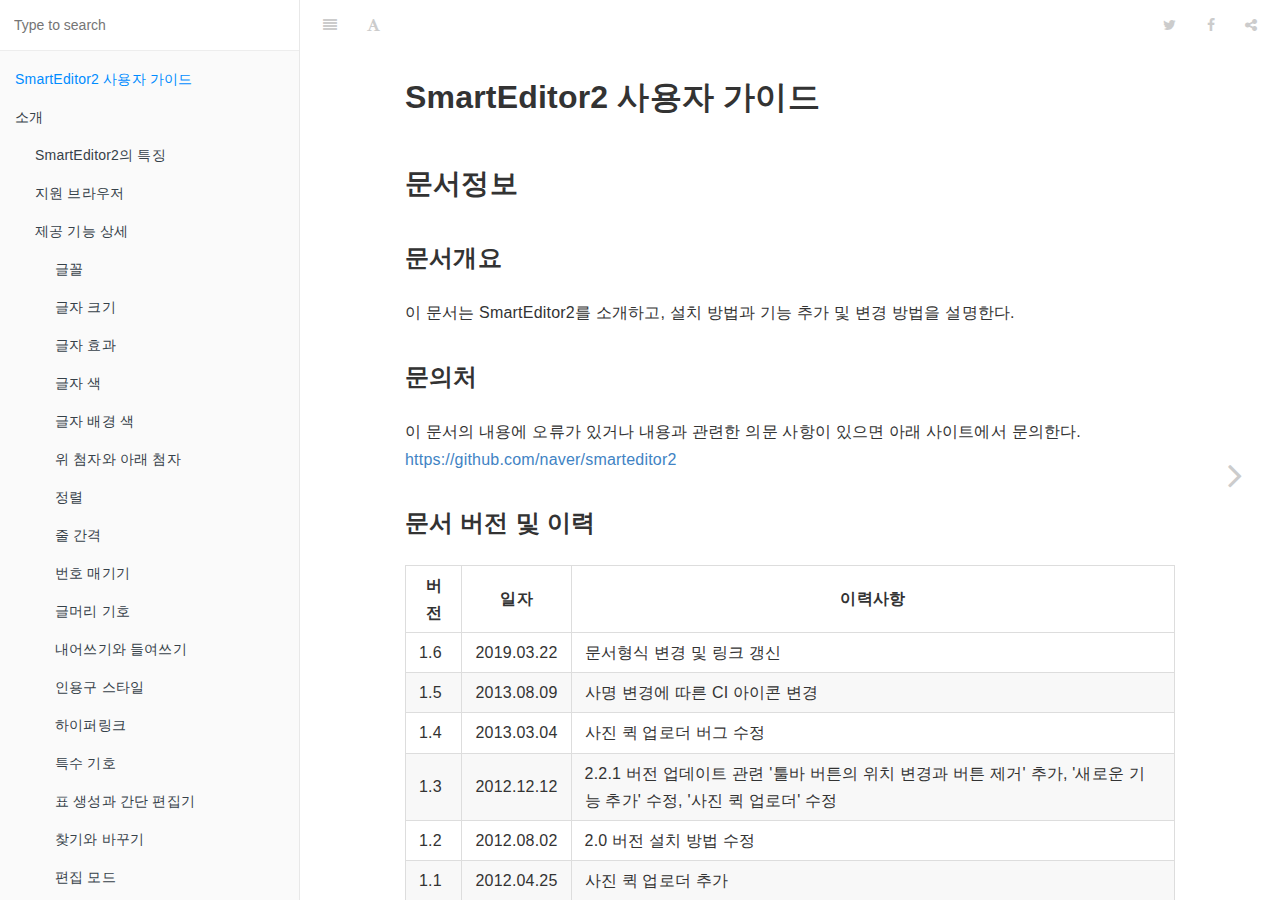
<file: naver-smarteditor2-ca95d21/naver-smarteditor2-ca95d21/user_guide/index.html>
<!DOCTYPE HTML>
<html lang="" >
    <head>
        <meta charset="UTF-8">
        <meta content="text/html; charset=utf-8" http-equiv="Content-Type">
        <title>SmartEditor2 사용자 가이드 · GitBook</title>
        <meta http-equiv="X-UA-Compatible" content="IE=edge" />
        <meta name="description" content="">
        <meta name="generator" content="GitBook 3.2.3">
        
        
        
    
    <link rel="stylesheet" href="gitbook/style.css">

    
            
                
                <link rel="stylesheet" href="gitbook/gitbook-plugin-highlight/website.css">
                
            
                
                <link rel="stylesheet" href="gitbook/gitbook-plugin-search/search.css">
                
            
                
                <link rel="stylesheet" href="gitbook/gitbook-plugin-fontsettings/website.css">
                
            
        

    

    
        
    
        
    
        
    
        
    
        
    
        
    

        
    
    
    <meta name="HandheldFriendly" content="true"/>
    <meta name="viewport" content="width=device-width, initial-scale=1, user-scalable=no">
    <meta name="apple-mobile-web-app-capable" content="yes">
    <meta name="apple-mobile-web-app-status-bar-style" content="black">
    <link rel="apple-touch-icon-precomposed" sizes="152x152" href="gitbook/images/apple-touch-icon-precomposed-152.png">
    <link rel="shortcut icon" href="gitbook/images/favicon.ico" type="image/x-icon">

    
    <link rel="next" href="1_intro/" />
    
    

    </head>
    <body>
        
<div class="book">
    <div class="book-summary">
        
            
<div id="book-search-input" role="search">
    <input type="text" placeholder="Type to search" />
</div>

            
                <nav role="navigation">
                


<ul class="summary">
    
    

    

    
        
        
    
        <li class="chapter active" data-level="1.1" data-path="./">
            
                <a href="./">
            
                    
                    SmartEditor2 사용자 가이드
            
                </a>
            

            
        </li>
    
        <li class="chapter " data-level="1.2" data-path="1_intro/">
            
                <a href="1_intro/">
            
                    
                    소개
            
                </a>
            

            
            <ul class="articles">
                
    
        <li class="chapter " data-level="1.2.1" data-path="1_intro/features.html">
            
                <a href="1_intro/features.html">
            
                    
                    SmartEditor2의 특징
            
                </a>
            

            
        </li>
    
        <li class="chapter " data-level="1.2.2" data-path="1_intro/browser.html">
            
                <a href="1_intro/browser.html">
            
                    
                    지원 브라우저
            
                </a>
            

            
        </li>
    
        <li class="chapter " data-level="1.2.3" data-path="1_intro/details/">
            
                <a href="1_intro/details/">
            
                    
                    제공 기능 상세
            
                </a>
            

            
            <ul class="articles">
                
    
        <li class="chapter " data-level="1.2.3.1" data-path="1_intro/details/01.html">
            
                <a href="1_intro/details/01.html">
            
                    
                    글꼴
            
                </a>
            

            
        </li>
    
        <li class="chapter " data-level="1.2.3.2" data-path="1_intro/details/02.html">
            
                <a href="1_intro/details/02.html">
            
                    
                    글자 크기
            
                </a>
            

            
        </li>
    
        <li class="chapter " data-level="1.2.3.3" data-path="1_intro/details/03.html">
            
                <a href="1_intro/details/03.html">
            
                    
                    글자 효과
            
                </a>
            

            
        </li>
    
        <li class="chapter " data-level="1.2.3.4" data-path="1_intro/details/04.html">
            
                <a href="1_intro/details/04.html">
            
                    
                    글자 색
            
                </a>
            

            
        </li>
    
        <li class="chapter " data-level="1.2.3.5" data-path="1_intro/details/05.html">
            
                <a href="1_intro/details/05.html">
            
                    
                    글자 배경 색
            
                </a>
            

            
        </li>
    
        <li class="chapter " data-level="1.2.3.6" data-path="1_intro/details/06.html">
            
                <a href="1_intro/details/06.html">
            
                    
                    위 첨자와 아래 첨자
            
                </a>
            

            
        </li>
    
        <li class="chapter " data-level="1.2.3.7" data-path="1_intro/details/07.html">
            
                <a href="1_intro/details/07.html">
            
                    
                    정렬
            
                </a>
            

            
        </li>
    
        <li class="chapter " data-level="1.2.3.8" data-path="1_intro/details/08.html">
            
                <a href="1_intro/details/08.html">
            
                    
                    줄 간격
            
                </a>
            

            
        </li>
    
        <li class="chapter " data-level="1.2.3.9" data-path="1_intro/details/09.html">
            
                <a href="1_intro/details/09.html">
            
                    
                    번호 매기기
            
                </a>
            

            
        </li>
    
        <li class="chapter " data-level="1.2.3.10" data-path="1_intro/details/10.html">
            
                <a href="1_intro/details/10.html">
            
                    
                    글머리 기호
            
                </a>
            

            
        </li>
    
        <li class="chapter " data-level="1.2.3.11" data-path="1_intro/details/11.html">
            
                <a href="1_intro/details/11.html">
            
                    
                    내어쓰기와 들여쓰기
            
                </a>
            

            
        </li>
    
        <li class="chapter " data-level="1.2.3.12" data-path="1_intro/details/12.html">
            
                <a href="1_intro/details/12.html">
            
                    
                    인용구 스타일
            
                </a>
            

            
        </li>
    
        <li class="chapter " data-level="1.2.3.13" data-path="1_intro/details/13.html">
            
                <a href="1_intro/details/13.html">
            
                    
                    하이퍼링크
            
                </a>
            

            
        </li>
    
        <li class="chapter " data-level="1.2.3.14" data-path="1_intro/details/14.html">
            
                <a href="1_intro/details/14.html">
            
                    
                    특수 기호
            
                </a>
            

            
        </li>
    
        <li class="chapter " data-level="1.2.3.15" data-path="1_intro/details/15.html">
            
                <a href="1_intro/details/15.html">
            
                    
                    표 생성과 간단 편집기
            
                </a>
            

            
        </li>
    
        <li class="chapter " data-level="1.2.3.16" data-path="1_intro/details/16.html">
            
                <a href="1_intro/details/16.html">
            
                    
                    찾기와 바꾸기
            
                </a>
            

            
        </li>
    
        <li class="chapter " data-level="1.2.3.17" data-path="1_intro/details/17.html">
            
                <a href="1_intro/details/17.html">
            
                    
                    편집 모드
            
                </a>
            

            
        </li>
    

            </ul>
            
        </li>
    

            </ul>
            
        </li>
    
        <li class="chapter " data-level="1.3" data-path="2_install/">
            
                <a href="2_install/">
            
                    
                    설치하기
            
                </a>
            

            
            <ul class="articles">
                
    
        <li class="chapter " data-level="1.3.1" data-path="2_install/prerequisite.html">
            
                <a href="2_install/prerequisite.html">
            
                    
                    설치 전 확인 사항
            
                </a>
            

            
        </li>
    
        <li class="chapter " data-level="1.3.2" data-path="2_install/download.html">
            
                <a href="2_install/download.html">
            
                    
                    다운로드
            
                </a>
            

            
        </li>
    
        <li class="chapter " data-level="1.3.3" data-path="2_install/structure.html">
            
                <a href="2_install/structure.html">
            
                    
                    에디터 구조
            
                </a>
            

            
        </li>
    
        <li class="chapter " data-level="1.3.4" data-path="2_install/setting.html">
            
                <a href="2_install/setting.html">
            
                    
                    2.0 버전 설치
            
                </a>
            

            
        </li>
    
        <li class="chapter " data-level="1.3.5" data-path="2_install/upgrade.html">
            
                <a href="2_install/upgrade.html">
            
                    
                    0.3.x 버전에서 업그레이드
            
                </a>
            

            
        </li>
    

            </ul>
            
        </li>
    
        <li class="chapter " data-level="1.4" data-path="3_customizing/">
            
                <a href="3_customizing/">
            
                    
                    기능 추가 및 변경하기
            
                </a>
            

            
            <ul class="articles">
                
    
        <li class="chapter " data-level="1.4.1" data-path="3_customizing/override.html">
            
                <a href="3_customizing/override.html">
            
                    
                    기본 클래스 함수 추가 및 변경
            
                </a>
            

            
        </li>
    
        <li class="chapter " data-level="1.4.2" data-path="3_customizing/remove.html">
            
                <a href="3_customizing/remove.html">
            
                    
                    기본 기능 삭제
            
                </a>
            

            
        </li>
    
        <li class="chapter " data-level="1.4.3" data-path="3_customizing/buttons.html">
            
                <a href="3_customizing/buttons.html">
            
                    
                    툴바 버튼의 위치 변경과 버튼 제거
            
                </a>
            

            
        </li>
    
        <li class="chapter " data-level="1.4.4" data-path="3_customizing/plugins/">
            
                <a href="3_customizing/plugins/">
            
                    
                    새로운 기능 추가
            
                </a>
            

            
            <ul class="articles">
                
    
        <li class="chapter " data-level="1.4.4.1" data-path="3_customizing/plugins/01.html">
            
                <a href="3_customizing/plugins/01.html">
            
                    
                    UI 추가
            
                </a>
            

            
        </li>
    
        <li class="chapter " data-level="1.4.4.2" data-path="3_customizing/plugins/02.html">
            
                <a href="3_customizing/plugins/02.html">
            
                    
                    플러그인 등록
            
                </a>
            

            
        </li>
    
        <li class="chapter " data-level="1.4.4.3" data-path="3_customizing/plugins/03.html">
            
                <a href="3_customizing/plugins/03.html">
            
                    
                    플러그인 제작
            
                </a>
            

            
        </li>
    

            </ul>
            
        </li>
    

            </ul>
            
        </li>
    
        <li class="chapter " data-level="1.5" data-path="4_photouploader/">
            
                <a href="4_photouploader/">
            
                    
                    사진 퀵 업로더
            
                </a>
            

            
            <ul class="articles">
                
    
        <li class="chapter " data-level="1.5.1" data-path="4_photouploader/intro.html">
            
                <a href="4_photouploader/intro.html">
            
                    
                    소개
            
                </a>
            

            
        </li>
    
        <li class="chapter " data-level="1.5.2" data-path="4_photouploader/structure.html">
            
                <a href="4_photouploader/structure.html">
            
                    
                    파일 구성
            
                </a>
            

            
        </li>
    
        <li class="chapter " data-level="1.5.3" data-path="4_photouploader/install/">
            
                <a href="4_photouploader/install/">
            
                    
                    설치하기
            
                </a>
            

            
            <ul class="articles">
                
    
        <li class="chapter " data-level="1.5.3.1" data-path="4_photouploader/install/01.html">
            
                <a href="4_photouploader/install/01.html">
            
                    
                    사진 플러그인 추가
            
                </a>
            

            
        </li>
    
        <li class="chapter " data-level="1.5.3.2" data-path="4_photouploader/install/02.html">
            
                <a href="4_photouploader/install/02.html">
            
                    
                    툴바에 사진 버튼 추가
            
                </a>
            

            
        </li>
    
        <li class="chapter " data-level="1.5.3.3" data-path="4_photouploader/install/03.html">
            
                <a href="4_photouploader/install/03.html">
            
                    
                    PHP 서버 설정
            
                </a>
            

            
        </li>
    
        <li class="chapter " data-level="1.5.3.4" data-path="4_photouploader/install/04.html">
            
                <a href="4_photouploader/install/04.html">
            
                    
                    팝업 JavaScript 수정
            
                </a>
            

            
        </li>
    
        <li class="chapter " data-level="1.5.3.5" data-path="4_photouploader/install/05.html">
            
                <a href="4_photouploader/install/05.html">
            
                    
                    사진 퀵 업로더 사용해 보기
            
                </a>
            

            
        </li>
    

            </ul>
            
        </li>
    

            </ul>
            
        </li>
    
        <li class="chapter " data-level="1.6" data-path="5_fileuploader/">
            
                <a href="5_fileuploader/">
            
                    
                    부록. jindo.FileUploader
            
                </a>
            

            
            <ul class="articles">
                
    
        <li class="chapter " data-level="1.6.1" data-path="5_fileuploader/features.html">
            
                <a href="5_fileuploader/features.html">
            
                    
                    jindo.5_fileuploader의 특징
            
                </a>
            

            
        </li>
    
        <li class="chapter " data-level="1.6.2" data-path="5_fileuploader/init.html">
            
                <a href="5_fileuploader/init.html">
            
                    
                    초기화
            
                </a>
            

            
        </li>
    
        <li class="chapter " data-level="1.6.3" data-path="5_fileuploader/workflow.html">
            
                <a href="5_fileuploader/workflow.html">
            
                    
                    요청 수행 과정
            
                </a>
            

            
        </li>
    
        <li class="chapter " data-level="1.6.4" data-path="5_fileuploader/events.html">
            
                <a href="5_fileuploader/events.html">
            
                    
                    커스텀 이벤트
            
                </a>
            

            
        </li>
    
        <li class="chapter " data-level="1.6.5" data-path="5_fileuploader/methods.html">
            
                <a href="5_fileuploader/methods.html">
            
                    
                    메서드
            
                </a>
            

            
        </li>
    

            </ul>
            
        </li>
    

    

    <li class="divider"></li>

    <li>
        <a href="https://www.gitbook.com" target="blank" class="gitbook-link">
            Published with GitBook
        </a>
    </li>
</ul>


                </nav>
            
        
    </div>

    <div class="book-body">
        
            <div class="body-inner">
                
                    

<div class="book-header" role="navigation">
    

    <!-- Title -->
    <h1>
        <i class="fa fa-circle-o-notch fa-spin"></i>
        <a href="." >SmartEditor2 사용자 가이드</a>
    </h1>
</div>




                    <div class="page-wrapper" tabindex="-1" role="main">
                        <div class="page-inner">
                            
<div id="book-search-results">
    <div class="search-noresults">
    
                                <section class="normal markdown-section">
                                
                                <h1 id="SmartEditor2 &#xC0AC;&#xC6A9;&#xC790; &#xAC00;&#xC774;&#xB4DC;">SmartEditor2 &#xC0AC;&#xC6A9;&#xC790; &#xAC00;&#xC774;&#xB4DC; </h1>
<h2 id="&#xBB38;&#xC11C;&#xC815;&#xBCF4;">&#xBB38;&#xC11C;&#xC815;&#xBCF4;</h2>
<h3 id="&#xBB38;&#xC11C;&#xAC1C;&#xC694;">&#xBB38;&#xC11C;&#xAC1C;&#xC694;</h3>
<p>&#xC774; &#xBB38;&#xC11C;&#xB294; SmartEditor2&#xB97C; &#xC18C;&#xAC1C;&#xD558;&#xACE0;, &#xC124;&#xCE58; &#xBC29;&#xBC95;&#xACFC; &#xAE30;&#xB2A5; &#xCD94;&#xAC00; &#xBC0F; &#xBCC0;&#xACBD; &#xBC29;&#xBC95;&#xC744; &#xC124;&#xBA85;&#xD55C;&#xB2E4;.</p>
<h3 id="&#xBB38;&#xC758;&#xCC98;">&#xBB38;&#xC758;&#xCC98;</h3>
<p>&#xC774; &#xBB38;&#xC11C;&#xC758; &#xB0B4;&#xC6A9;&#xC5D0; &#xC624;&#xB958;&#xAC00; &#xC788;&#xAC70;&#xB098; &#xB0B4;&#xC6A9;&#xACFC; &#xAD00;&#xB828;&#xD55C; &#xC758;&#xBB38; &#xC0AC;&#xD56D;&#xC774; &#xC788;&#xC73C;&#xBA74; &#xC544;&#xB798; &#xC0AC;&#xC774;&#xD2B8;&#xC5D0;&#xC11C; &#xBB38;&#xC758;&#xD55C;&#xB2E4;.
<a href="https://github.com/naver/smarteditor2" target="_blank">https://github.com/naver/smarteditor2</a></p>
<h3 id="&#xBB38;&#xC11C;-&#xBC84;&#xC804;-&#xBC0F;-&#xC774;&#xB825;">&#xBB38;&#xC11C; &#xBC84;&#xC804; &#xBC0F; &#xC774;&#xB825;</h3>
<table>
<thead>
<tr>
<th>&#xBC84;&#xC804;</th>
<th>&#xC77C;&#xC790;</th>
<th>&#xC774;&#xB825;&#xC0AC;&#xD56D;</th>
</tr>
</thead>
<tbody>
<tr>
<td>1.6</td>
<td>2019.03.22</td>
<td>&#xBB38;&#xC11C;&#xD615;&#xC2DD; &#xBCC0;&#xACBD; &#xBC0F; &#xB9C1;&#xD06C; &#xAC31;&#xC2E0;</td>
</tr>
<tr>
<td>1.5</td>
<td>2013.08.09</td>
<td>&#xC0AC;&#xBA85; &#xBCC0;&#xACBD;&#xC5D0; &#xB530;&#xB978; CI &#xC544;&#xC774;&#xCF58; &#xBCC0;&#xACBD;</td>
</tr>
<tr>
<td>1.4</td>
<td>2013.03.04</td>
<td>&#xC0AC;&#xC9C4; &#xD035; &#xC5C5;&#xB85C;&#xB354; &#xBC84;&#xADF8; &#xC218;&#xC815;</td>
</tr>
<tr>
<td>1.3</td>
<td>2012.12.12</td>
<td>2.2.1 &#xBC84;&#xC804; &#xC5C5;&#xB370;&#xC774;&#xD2B8; &#xAD00;&#xB828; &apos;&#xD234;&#xBC14; &#xBC84;&#xD2BC;&#xC758; &#xC704;&#xCE58; &#xBCC0;&#xACBD;&#xACFC; &#xBC84;&#xD2BC; &#xC81C;&#xAC70;&apos; &#xCD94;&#xAC00;, &apos;&#xC0C8;&#xB85C;&#xC6B4; &#xAE30;&#xB2A5; &#xCD94;&#xAC00;&apos; &#xC218;&#xC815;, &apos;&#xC0AC;&#xC9C4; &#xD035; &#xC5C5;&#xB85C;&#xB354;&apos; &#xC218;&#xC815;</td>
</tr>
<tr>
<td>1.2</td>
<td>2012.08.02</td>
<td>2.0 &#xBC84;&#xC804; &#xC124;&#xCE58; &#xBC29;&#xBC95; &#xC218;&#xC815;</td>
</tr>
<tr>
<td>1.1</td>
<td>2012.04.25</td>
<td>&#xC0AC;&#xC9C4; &#xD035; &#xC5C5;&#xB85C;&#xB354; &#xCD94;&#xAC00;</td>
</tr>
<tr>
<td>1.0</td>
<td>2012.03.27</td>
<td>&#xCD5C;&#xC885; &#xBC30;&#xD3EC;</td>
</tr>
</tbody>
</table>

                                
                                </section>
                            
    </div>
    <div class="search-results">
        <div class="has-results">
            
            <h1 class="search-results-title"><span class='search-results-count'></span> results matching "<span class='search-query'></span>"</h1>
            <ul class="search-results-list"></ul>
            
        </div>
        <div class="no-results">
            
            <h1 class="search-results-title">No results matching "<span class='search-query'></span>"</h1>
            
        </div>
    </div>
</div>

                        </div>
                    </div>
                
            </div>

            
                
                
                <a href="1_intro/" class="navigation navigation-next navigation-unique" aria-label="Next page: 소개">
                    <i class="fa fa-angle-right"></i>
                </a>
                
            
        
    </div>

    <script>
        var gitbook = gitbook || [];
        gitbook.push(function() {
            gitbook.page.hasChanged({"page":{"title":"SmartEditor2 사용자 가이드","level":"1.1","depth":1,"next":{"title":"소개","level":"1.2","depth":1,"path":"1_intro/README.md","ref":"1_intro/README.md","articles":[{"title":"SmartEditor2의 특징","level":"1.2.1","depth":2,"path":"1_intro/features.md","ref":"1_intro/features.md","articles":[]},{"title":"지원 브라우저","level":"1.2.2","depth":2,"path":"1_intro/browser.md","ref":"1_intro/browser.md","articles":[]},{"title":"제공 기능 상세","level":"1.2.3","depth":2,"path":"1_intro/details/README.md","ref":"1_intro/details/README.md","articles":[{"title":"글꼴","level":"1.2.3.1","depth":3,"path":"1_intro/details/01.md","ref":"1_intro/details/01.md","articles":[]},{"title":"글자 크기","level":"1.2.3.2","depth":3,"path":"1_intro/details/02.md","ref":"1_intro/details/02.md","articles":[]},{"title":"글자 효과","level":"1.2.3.3","depth":3,"path":"1_intro/details/03.md","ref":"1_intro/details/03.md","articles":[]},{"title":"글자 색","level":"1.2.3.4","depth":3,"path":"1_intro/details/04.md","ref":"1_intro/details/04.md","articles":[]},{"title":"글자 배경 색","level":"1.2.3.5","depth":3,"path":"1_intro/details/05.md","ref":"1_intro/details/05.md","articles":[]},{"title":"위 첨자와 아래 첨자","level":"1.2.3.6","depth":3,"path":"1_intro/details/06.md","ref":"1_intro/details/06.md","articles":[]},{"title":"정렬","level":"1.2.3.7","depth":3,"path":"1_intro/details/07.md","ref":"1_intro/details/07.md","articles":[]},{"title":"줄 간격","level":"1.2.3.8","depth":3,"path":"1_intro/details/08.md","ref":"1_intro/details/08.md","articles":[]},{"title":"번호 매기기","level":"1.2.3.9","depth":3,"path":"1_intro/details/09.md","ref":"1_intro/details/09.md","articles":[]},{"title":"글머리 기호","level":"1.2.3.10","depth":3,"path":"1_intro/details/10.md","ref":"1_intro/details/10.md","articles":[]},{"title":"내어쓰기와 들여쓰기","level":"1.2.3.11","depth":3,"path":"1_intro/details/11.md","ref":"1_intro/details/11.md","articles":[]},{"title":"인용구 스타일","level":"1.2.3.12","depth":3,"path":"1_intro/details/12.md","ref":"1_intro/details/12.md","articles":[]},{"title":"하이퍼링크","level":"1.2.3.13","depth":3,"path":"1_intro/details/13.md","ref":"1_intro/details/13.md","articles":[]},{"title":"특수 기호","level":"1.2.3.14","depth":3,"path":"1_intro/details/14.md","ref":"1_intro/details/14.md","articles":[]},{"title":"표 생성과 간단 편집기","level":"1.2.3.15","depth":3,"path":"1_intro/details/15.md","ref":"1_intro/details/15.md","articles":[]},{"title":"찾기와 바꾸기","level":"1.2.3.16","depth":3,"path":"1_intro/details/16.md","ref":"1_intro/details/16.md","articles":[]},{"title":"편집 모드","level":"1.2.3.17","depth":3,"path":"1_intro/details/17.md","ref":"1_intro/details/17.md","articles":[]}]}]},"dir":"ltr"},"config":{"gitbook":"*","theme":"default","variables":{},"plugins":[],"pluginsConfig":{"highlight":{},"search":{},"lunr":{"maxIndexSize":1000000,"ignoreSpecialCharacters":false},"sharing":{"facebook":true,"twitter":true,"google":false,"weibo":false,"instapaper":false,"vk":false,"all":["facebook","google","twitter","weibo","instapaper"]},"fontsettings":{"theme":"white","family":"sans","size":2},"theme-default":{"styles":{"website":"styles/website.css","pdf":"styles/pdf.css","epub":"styles/epub.css","mobi":"styles/mobi.css","ebook":"styles/ebook.css","print":"styles/print.css"},"showLevel":false}},"structure":{"langs":"LANGS.md","readme":"README.md","glossary":"GLOSSARY.md","summary":"SUMMARY.md"},"pdf":{"pageNumbers":true,"fontSize":12,"fontFamily":"Arial","paperSize":"a4","chapterMark":"pagebreak","pageBreaksBefore":"/","margin":{"right":62,"left":62,"top":56,"bottom":56}},"styles":{"website":"styles/website.css","pdf":"styles/pdf.css","epub":"styles/epub.css","mobi":"styles/mobi.css","ebook":"styles/ebook.css","print":"styles/print.css"}},"file":{"path":"README.md","mtime":"2019-08-10T13:53:18.719Z","type":"markdown"},"gitbook":{"version":"3.2.3","time":"2019-08-10T14:14:20.248Z"},"basePath":".","book":{"language":""}});
        });
    </script>
</div>

        
    <script src="gitbook/gitbook.js"></script>
    <script src="gitbook/theme.js"></script>
    
        
        <script src="gitbook/gitbook-plugin-search/search-engine.js"></script>
        
    
        
        <script src="gitbook/gitbook-plugin-search/search.js"></script>
        
    
        
        <script src="gitbook/gitbook-plugin-lunr/lunr.min.js"></script>
        
    
        
        <script src="gitbook/gitbook-plugin-lunr/search-lunr.js"></script>
        
    
        
        <script src="gitbook/gitbook-plugin-sharing/buttons.js"></script>
        
    
        
        <script src="gitbook/gitbook-plugin-fontsettings/fontsettings.js"></script>
        
    

    </body>
</html>
</file>
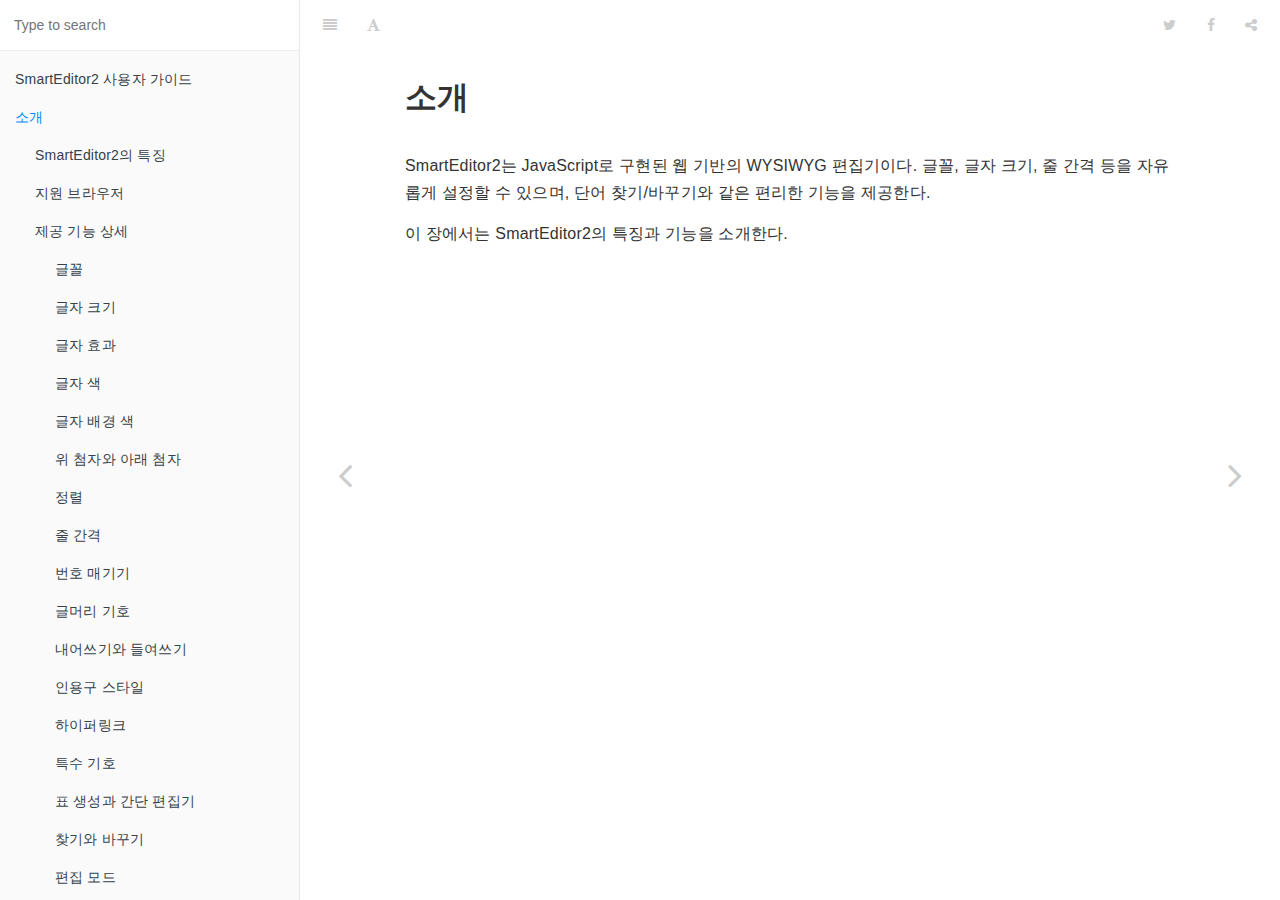
<file: naver-smarteditor2-ca95d21/naver-smarteditor2-ca95d21/user_guide/1_intro/index.html>
<!DOCTYPE HTML>
<html lang="" >
    <head>
        <meta charset="UTF-8">
        <meta content="text/html; charset=utf-8" http-equiv="Content-Type">
        <title>소개 · GitBook</title>
        <meta http-equiv="X-UA-Compatible" content="IE=edge" />
        <meta name="description" content="">
        <meta name="generator" content="GitBook 3.2.3">
        
        
        
    
    <link rel="stylesheet" href="../gitbook/style.css">

    
            
                
                <link rel="stylesheet" href="../gitbook/gitbook-plugin-highlight/website.css">
                
            
                
                <link rel="stylesheet" href="../gitbook/gitbook-plugin-search/search.css">
                
            
                
                <link rel="stylesheet" href="../gitbook/gitbook-plugin-fontsettings/website.css">
                
            
        

    

    
        
    
        
    
        
    
        
    
        
    
        
    

        
    
    
    <meta name="HandheldFriendly" content="true"/>
    <meta name="viewport" content="width=device-width, initial-scale=1, user-scalable=no">
    <meta name="apple-mobile-web-app-capable" content="yes">
    <meta name="apple-mobile-web-app-status-bar-style" content="black">
    <link rel="apple-touch-icon-precomposed" sizes="152x152" href="../gitbook/images/apple-touch-icon-precomposed-152.png">
    <link rel="shortcut icon" href="../gitbook/images/favicon.ico" type="image/x-icon">

    
    <link rel="next" href="features.html" />
    
    
    <link rel="prev" href="../" />
    

    </head>
    <body>
        
<div class="book">
    <div class="book-summary">
        
            
<div id="book-search-input" role="search">
    <input type="text" placeholder="Type to search" />
</div>

            
                <nav role="navigation">
                


<ul class="summary">
    
    

    

    
        
        
    
        <li class="chapter " data-level="1.1" data-path="../">
            
                <a href="../">
            
                    
                    SmartEditor2 사용자 가이드
            
                </a>
            

            
        </li>
    
        <li class="chapter active" data-level="1.2" data-path="./">
            
                <a href="./">
            
                    
                    소개
            
                </a>
            

            
            <ul class="articles">
                
    
        <li class="chapter " data-level="1.2.1" data-path="features.html">
            
                <a href="features.html">
            
                    
                    SmartEditor2의 특징
            
                </a>
            

            
        </li>
    
        <li class="chapter " data-level="1.2.2" data-path="browser.html">
            
                <a href="browser.html">
            
                    
                    지원 브라우저
            
                </a>
            

            
        </li>
    
        <li class="chapter " data-level="1.2.3" data-path="details/">
            
                <a href="details/">
            
                    
                    제공 기능 상세
            
                </a>
            

            
            <ul class="articles">
                
    
        <li class="chapter " data-level="1.2.3.1" data-path="details/01.html">
            
                <a href="details/01.html">
            
                    
                    글꼴
            
                </a>
            

            
        </li>
    
        <li class="chapter " data-level="1.2.3.2" data-path="details/02.html">
            
                <a href="details/02.html">
            
                    
                    글자 크기
            
                </a>
            

            
        </li>
    
        <li class="chapter " data-level="1.2.3.3" data-path="details/03.html">
            
                <a href="details/03.html">
            
                    
                    글자 효과
            
                </a>
            

            
        </li>
    
        <li class="chapter " data-level="1.2.3.4" data-path="details/04.html">
            
                <a href="details/04.html">
            
                    
                    글자 색
            
                </a>
            

            
        </li>
    
        <li class="chapter " data-level="1.2.3.5" data-path="details/05.html">
            
                <a href="details/05.html">
            
                    
                    글자 배경 색
            
                </a>
            

            
        </li>
    
        <li class="chapter " data-level="1.2.3.6" data-path="details/06.html">
            
                <a href="details/06.html">
            
                    
                    위 첨자와 아래 첨자
            
                </a>
            

            
        </li>
    
        <li class="chapter " data-level="1.2.3.7" data-path="details/07.html">
            
                <a href="details/07.html">
            
                    
                    정렬
            
                </a>
            

            
        </li>
    
        <li class="chapter " data-level="1.2.3.8" data-path="details/08.html">
            
                <a href="details/08.html">
            
                    
                    줄 간격
            
                </a>
            

            
        </li>
    
        <li class="chapter " data-level="1.2.3.9" data-path="details/09.html">
            
                <a href="details/09.html">
            
                    
                    번호 매기기
            
                </a>
            

            
        </li>
    
        <li class="chapter " data-level="1.2.3.10" data-path="details/10.html">
            
                <a href="details/10.html">
            
                    
                    글머리 기호
            
                </a>
            

            
        </li>
    
        <li class="chapter " data-level="1.2.3.11" data-path="details/11.html">
            
                <a href="details/11.html">
            
                    
                    내어쓰기와 들여쓰기
            
                </a>
            

            
        </li>
    
        <li class="chapter " data-level="1.2.3.12" data-path="details/12.html">
            
                <a href="details/12.html">
            
                    
                    인용구 스타일
            
                </a>
            

            
        </li>
    
        <li class="chapter " data-level="1.2.3.13" data-path="details/13.html">
            
                <a href="details/13.html">
            
                    
                    하이퍼링크
            
                </a>
            

            
        </li>
    
        <li class="chapter " data-level="1.2.3.14" data-path="details/14.html">
            
                <a href="details/14.html">
            
                    
                    특수 기호
            
                </a>
            

            
        </li>
    
        <li class="chapter " data-level="1.2.3.15" data-path="details/15.html">
            
                <a href="details/15.html">
            
                    
                    표 생성과 간단 편집기
            
                </a>
            

            
        </li>
    
        <li class="chapter " data-level="1.2.3.16" data-path="details/16.html">
            
                <a href="details/16.html">
            
                    
                    찾기와 바꾸기
            
                </a>
            

            
        </li>
    
        <li class="chapter " data-level="1.2.3.17" data-path="details/17.html">
            
                <a href="details/17.html">
            
                    
                    편집 모드
            
                </a>
            

            
        </li>
    

            </ul>
            
        </li>
    

            </ul>
            
        </li>
    
        <li class="chapter " data-level="1.3" data-path="../2_install/">
            
                <a href="../2_install/">
            
                    
                    설치하기
            
                </a>
            

            
            <ul class="articles">
                
    
        <li class="chapter " data-level="1.3.1" data-path="../2_install/prerequisite.html">
            
                <a href="../2_install/prerequisite.html">
            
                    
                    설치 전 확인 사항
            
                </a>
            

            
        </li>
    
        <li class="chapter " data-level="1.3.2" data-path="../2_install/download.html">
            
                <a href="../2_install/download.html">
            
                    
                    다운로드
            
                </a>
            

            
        </li>
    
        <li class="chapter " data-level="1.3.3" data-path="../2_install/structure.html">
            
                <a href="../2_install/structure.html">
            
                    
                    에디터 구조
            
                </a>
            

            
        </li>
    
        <li class="chapter " data-level="1.3.4" data-path="../2_install/setting.html">
            
                <a href="../2_install/setting.html">
            
                    
                    2.0 버전 설치
            
                </a>
            

            
        </li>
    
        <li class="chapter " data-level="1.3.5" data-path="../2_install/upgrade.html">
            
                <a href="../2_install/upgrade.html">
            
                    
                    0.3.x 버전에서 업그레이드
            
                </a>
            

            
        </li>
    

            </ul>
            
        </li>
    
        <li class="chapter " data-level="1.4" data-path="../3_customizing/">
            
                <a href="../3_customizing/">
            
                    
                    기능 추가 및 변경하기
            
                </a>
            

            
            <ul class="articles">
                
    
        <li class="chapter " data-level="1.4.1" data-path="../3_customizing/override.html">
            
                <a href="../3_customizing/override.html">
            
                    
                    기본 클래스 함수 추가 및 변경
            
                </a>
            

            
        </li>
    
        <li class="chapter " data-level="1.4.2" data-path="../3_customizing/remove.html">
            
                <a href="../3_customizing/remove.html">
            
                    
                    기본 기능 삭제
            
                </a>
            

            
        </li>
    
        <li class="chapter " data-level="1.4.3" data-path="../3_customizing/buttons.html">
            
                <a href="../3_customizing/buttons.html">
            
                    
                    툴바 버튼의 위치 변경과 버튼 제거
            
                </a>
            

            
        </li>
    
        <li class="chapter " data-level="1.4.4" data-path="../3_customizing/plugins/">
            
                <a href="../3_customizing/plugins/">
            
                    
                    새로운 기능 추가
            
                </a>
            

            
            <ul class="articles">
                
    
        <li class="chapter " data-level="1.4.4.1" data-path="../3_customizing/plugins/01.html">
            
                <a href="../3_customizing/plugins/01.html">
            
                    
                    UI 추가
            
                </a>
            

            
        </li>
    
        <li class="chapter " data-level="1.4.4.2" data-path="../3_customizing/plugins/02.html">
            
                <a href="../3_customizing/plugins/02.html">
            
                    
                    플러그인 등록
            
                </a>
            

            
        </li>
    
        <li class="chapter " data-level="1.4.4.3" data-path="../3_customizing/plugins/03.html">
            
                <a href="../3_customizing/plugins/03.html">
            
                    
                    플러그인 제작
            
                </a>
            

            
        </li>
    

            </ul>
            
        </li>
    

            </ul>
            
        </li>
    
        <li class="chapter " data-level="1.5" data-path="../4_photouploader/">
            
                <a href="../4_photouploader/">
            
                    
                    사진 퀵 업로더
            
                </a>
            

            
            <ul class="articles">
                
    
        <li class="chapter " data-level="1.5.1" data-path="../4_photouploader/intro.html">
            
                <a href="../4_photouploader/intro.html">
            
                    
                    소개
            
                </a>
            

            
        </li>
    
        <li class="chapter " data-level="1.5.2" data-path="../4_photouploader/structure.html">
            
                <a href="../4_photouploader/structure.html">
            
                    
                    파일 구성
            
                </a>
            

            
        </li>
    
        <li class="chapter " data-level="1.5.3" data-path="../4_photouploader/install/">
            
                <a href="../4_photouploader/install/">
            
                    
                    설치하기
            
                </a>
            

            
            <ul class="articles">
                
    
        <li class="chapter " data-level="1.5.3.1" data-path="../4_photouploader/install/01.html">
            
                <a href="../4_photouploader/install/01.html">
            
                    
                    사진 플러그인 추가
            
                </a>
            

            
        </li>
    
        <li class="chapter " data-level="1.5.3.2" data-path="../4_photouploader/install/02.html">
            
                <a href="../4_photouploader/install/02.html">
            
                    
                    툴바에 사진 버튼 추가
            
                </a>
            

            
        </li>
    
        <li class="chapter " data-level="1.5.3.3" data-path="../4_photouploader/install/03.html">
            
                <a href="../4_photouploader/install/03.html">
            
                    
                    PHP 서버 설정
            
                </a>
            

            
        </li>
    
        <li class="chapter " data-level="1.5.3.4" data-path="../4_photouploader/install/04.html">
            
                <a href="../4_photouploader/install/04.html">
            
                    
                    팝업 JavaScript 수정
            
                </a>
            

            
        </li>
    
        <li class="chapter " data-level="1.5.3.5" data-path="../4_photouploader/install/05.html">
            
                <a href="../4_photouploader/install/05.html">
            
                    
                    사진 퀵 업로더 사용해 보기
            
                </a>
            

            
        </li>
    

            </ul>
            
        </li>
    

            </ul>
            
        </li>
    
        <li class="chapter " data-level="1.6" data-path="../5_fileuploader/">
            
                <a href="../5_fileuploader/">
            
                    
                    부록. jindo.FileUploader
            
                </a>
            

            
            <ul class="articles">
                
    
        <li class="chapter " data-level="1.6.1" data-path="../5_fileuploader/features.html">
            
                <a href="../5_fileuploader/features.html">
            
                    
                    jindo.5_fileuploader의 특징
            
                </a>
            

            
        </li>
    
        <li class="chapter " data-level="1.6.2" data-path="../5_fileuploader/init.html">
            
                <a href="../5_fileuploader/init.html">
            
                    
                    초기화
            
                </a>
            

            
        </li>
    
        <li class="chapter " data-level="1.6.3" data-path="../5_fileuploader/workflow.html">
            
                <a href="../5_fileuploader/workflow.html">
            
                    
                    요청 수행 과정
            
                </a>
            

            
        </li>
    
        <li class="chapter " data-level="1.6.4" data-path="../5_fileuploader/events.html">
            
                <a href="../5_fileuploader/events.html">
            
                    
                    커스텀 이벤트
            
                </a>
            

            
        </li>
    
        <li class="chapter " data-level="1.6.5" data-path="../5_fileuploader/methods.html">
            
                <a href="../5_fileuploader/methods.html">
            
                    
                    메서드
            
                </a>
            

            
        </li>
    

            </ul>
            
        </li>
    

    

    <li class="divider"></li>

    <li>
        <a href="https://www.gitbook.com" target="blank" class="gitbook-link">
            Published with GitBook
        </a>
    </li>
</ul>


                </nav>
            
        
    </div>

    <div class="book-body">
        
            <div class="body-inner">
                
                    

<div class="book-header" role="navigation">
    

    <!-- Title -->
    <h1>
        <i class="fa fa-circle-o-notch fa-spin"></i>
        <a href=".." >소개</a>
    </h1>
</div>




                    <div class="page-wrapper" tabindex="-1" role="main">
                        <div class="page-inner">
                            
<div id="book-search-results">
    <div class="search-noresults">
    
                                <section class="normal markdown-section">
                                
                                <h1 id="&#xC18C;&#xAC1C;">&#xC18C;&#xAC1C;</h1>
<p>SmartEditor2&#xB294; JavaScript&#xB85C; &#xAD6C;&#xD604;&#xB41C; &#xC6F9; &#xAE30;&#xBC18;&#xC758; WYSIWYG &#xD3B8;&#xC9D1;&#xAE30;&#xC774;&#xB2E4;. &#xAE00;&#xAF34;, &#xAE00;&#xC790; &#xD06C;&#xAE30;, &#xC904; &#xAC04;&#xACA9; &#xB4F1;&#xC744; &#xC790;&#xC720;&#xB86D;&#xAC8C; &#xC124;&#xC815;&#xD560; &#xC218; &#xC788;&#xC73C;&#xBA70;, &#xB2E8;&#xC5B4; &#xCC3E;&#xAE30;/&#xBC14;&#xAFB8;&#xAE30;&#xC640; &#xAC19;&#xC740; &#xD3B8;&#xB9AC;&#xD55C; &#xAE30;&#xB2A5;&#xC744; &#xC81C;&#xACF5;&#xD55C;&#xB2E4;.</p>
<p>&#xC774; &#xC7A5;&#xC5D0;&#xC11C;&#xB294; SmartEditor2&#xC758; &#xD2B9;&#xC9D5;&#xACFC; &#xAE30;&#xB2A5;&#xC744; &#xC18C;&#xAC1C;&#xD55C;&#xB2E4;.</p>

                                
                                </section>
                            
    </div>
    <div class="search-results">
        <div class="has-results">
            
            <h1 class="search-results-title"><span class='search-results-count'></span> results matching "<span class='search-query'></span>"</h1>
            <ul class="search-results-list"></ul>
            
        </div>
        <div class="no-results">
            
            <h1 class="search-results-title">No results matching "<span class='search-query'></span>"</h1>
            
        </div>
    </div>
</div>

                        </div>
                    </div>
                
            </div>

            
                
                <a href="../" class="navigation navigation-prev " aria-label="Previous page: SmartEditor2 사용자 가이드">
                    <i class="fa fa-angle-left"></i>
                </a>
                
                
                <a href="features.html" class="navigation navigation-next " aria-label="Next page: SmartEditor2의 특징">
                    <i class="fa fa-angle-right"></i>
                </a>
                
            
        
    </div>

    <script>
        var gitbook = gitbook || [];
        gitbook.push(function() {
            gitbook.page.hasChanged({"page":{"title":"소개","level":"1.2","depth":1,"next":{"title":"SmartEditor2의 특징","level":"1.2.1","depth":2,"path":"1_intro/features.md","ref":"1_intro/features.md","articles":[]},"previous":{"title":"SmartEditor2 사용자 가이드","level":"1.1","depth":1,"path":"README.md","ref":"README.md","articles":[]},"dir":"ltr"},"config":{"gitbook":"*","theme":"default","variables":{},"plugins":[],"pluginsConfig":{"highlight":{},"search":{},"lunr":{"maxIndexSize":1000000,"ignoreSpecialCharacters":false},"sharing":{"facebook":true,"twitter":true,"google":false,"weibo":false,"instapaper":false,"vk":false,"all":["facebook","google","twitter","weibo","instapaper"]},"fontsettings":{"theme":"white","family":"sans","size":2},"theme-default":{"styles":{"website":"styles/website.css","pdf":"styles/pdf.css","epub":"styles/epub.css","mobi":"styles/mobi.css","ebook":"styles/ebook.css","print":"styles/print.css"},"showLevel":false}},"structure":{"langs":"LANGS.md","readme":"README.md","glossary":"GLOSSARY.md","summary":"SUMMARY.md"},"pdf":{"pageNumbers":true,"fontSize":12,"fontFamily":"Arial","paperSize":"a4","chapterMark":"pagebreak","pageBreaksBefore":"/","margin":{"right":62,"left":62,"top":56,"bottom":56}},"styles":{"website":"styles/website.css","pdf":"styles/pdf.css","epub":"styles/epub.css","mobi":"styles/mobi.css","ebook":"styles/ebook.css","print":"styles/print.css"}},"file":{"path":"1_intro/README.md","mtime":"2019-08-10T13:53:18.694Z","type":"markdown"},"gitbook":{"version":"3.2.3","time":"2019-08-10T14:14:20.248Z"},"basePath":"..","book":{"language":""}});
        });
    </script>
</div>

        
    <script src="../gitbook/gitbook.js"></script>
    <script src="../gitbook/theme.js"></script>
    
        
        <script src="../gitbook/gitbook-plugin-search/search-engine.js"></script>
        
    
        
        <script src="../gitbook/gitbook-plugin-search/search.js"></script>
        
    
        
        <script src="../gitbook/gitbook-plugin-lunr/lunr.min.js"></script>
        
    
        
        <script src="../gitbook/gitbook-plugin-lunr/search-lunr.js"></script>
        
    
        
        <script src="../gitbook/gitbook-plugin-sharing/buttons.js"></script>
        
    
        
        <script src="../gitbook/gitbook-plugin-fontsettings/fontsettings.js"></script>
        
    

    </body>
</html>
</file>
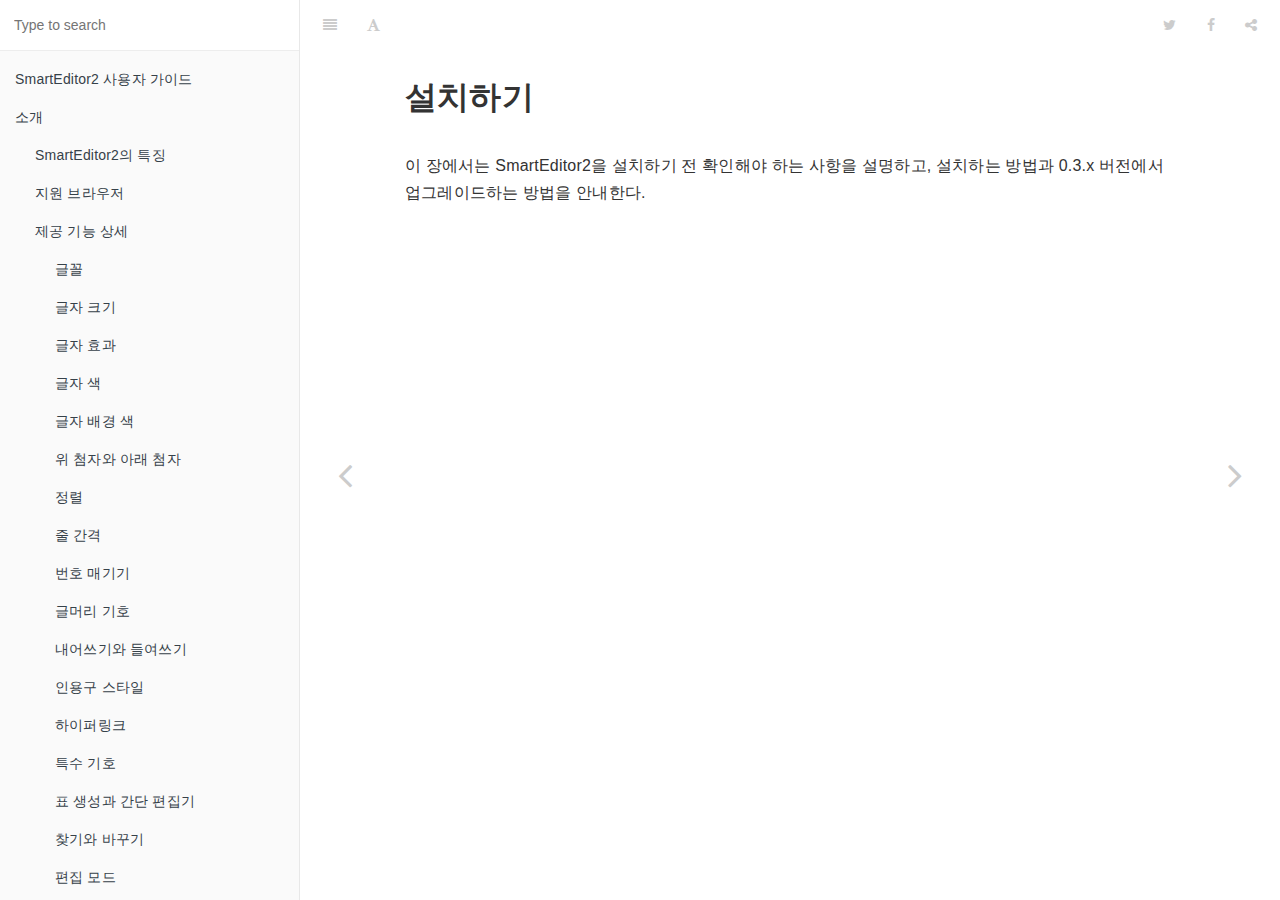
<file: naver-smarteditor2-ca95d21/naver-smarteditor2-ca95d21/user_guide/2_install/index.html>
<!DOCTYPE HTML>
<html lang="" >
    <head>
        <meta charset="UTF-8">
        <meta content="text/html; charset=utf-8" http-equiv="Content-Type">
        <title>설치하기 · GitBook</title>
        <meta http-equiv="X-UA-Compatible" content="IE=edge" />
        <meta name="description" content="">
        <meta name="generator" content="GitBook 3.2.3">
        
        
        
    
    <link rel="stylesheet" href="../gitbook/style.css">

    
            
                
                <link rel="stylesheet" href="../gitbook/gitbook-plugin-highlight/website.css">
                
            
                
                <link rel="stylesheet" href="../gitbook/gitbook-plugin-search/search.css">
                
            
                
                <link rel="stylesheet" href="../gitbook/gitbook-plugin-fontsettings/website.css">
                
            
        

    

    
        
    
        
    
        
    
        
    
        
    
        
    

        
    
    
    <meta name="HandheldFriendly" content="true"/>
    <meta name="viewport" content="width=device-width, initial-scale=1, user-scalable=no">
    <meta name="apple-mobile-web-app-capable" content="yes">
    <meta name="apple-mobile-web-app-status-bar-style" content="black">
    <link rel="apple-touch-icon-precomposed" sizes="152x152" href="../gitbook/images/apple-touch-icon-precomposed-152.png">
    <link rel="shortcut icon" href="../gitbook/images/favicon.ico" type="image/x-icon">

    
    <link rel="next" href="prerequisite.html" />
    
    
    <link rel="prev" href="../1_intro/details/17.html" />
    

    </head>
    <body>
        
<div class="book">
    <div class="book-summary">
        
            
<div id="book-search-input" role="search">
    <input type="text" placeholder="Type to search" />
</div>

            
                <nav role="navigation">
                


<ul class="summary">
    
    

    

    
        
        
    
        <li class="chapter " data-level="1.1" data-path="../">
            
                <a href="../">
            
                    
                    SmartEditor2 사용자 가이드
            
                </a>
            

            
        </li>
    
        <li class="chapter " data-level="1.2" data-path="../1_intro/">
            
                <a href="../1_intro/">
            
                    
                    소개
            
                </a>
            

            
            <ul class="articles">
                
    
        <li class="chapter " data-level="1.2.1" data-path="../1_intro/features.html">
            
                <a href="../1_intro/features.html">
            
                    
                    SmartEditor2의 특징
            
                </a>
            

            
        </li>
    
        <li class="chapter " data-level="1.2.2" data-path="../1_intro/browser.html">
            
                <a href="../1_intro/browser.html">
            
                    
                    지원 브라우저
            
                </a>
            

            
        </li>
    
        <li class="chapter " data-level="1.2.3" data-path="../1_intro/details/">
            
                <a href="../1_intro/details/">
            
                    
                    제공 기능 상세
            
                </a>
            

            
            <ul class="articles">
                
    
        <li class="chapter " data-level="1.2.3.1" data-path="../1_intro/details/01.html">
            
                <a href="../1_intro/details/01.html">
            
                    
                    글꼴
            
                </a>
            

            
        </li>
    
        <li class="chapter " data-level="1.2.3.2" data-path="../1_intro/details/02.html">
            
                <a href="../1_intro/details/02.html">
            
                    
                    글자 크기
            
                </a>
            

            
        </li>
    
        <li class="chapter " data-level="1.2.3.3" data-path="../1_intro/details/03.html">
            
                <a href="../1_intro/details/03.html">
            
                    
                    글자 효과
            
                </a>
            

            
        </li>
    
        <li class="chapter " data-level="1.2.3.4" data-path="../1_intro/details/04.html">
            
                <a href="../1_intro/details/04.html">
            
                    
                    글자 색
            
                </a>
            

            
        </li>
    
        <li class="chapter " data-level="1.2.3.5" data-path="../1_intro/details/05.html">
            
                <a href="../1_intro/details/05.html">
            
                    
                    글자 배경 색
            
                </a>
            

            
        </li>
    
        <li class="chapter " data-level="1.2.3.6" data-path="../1_intro/details/06.html">
            
                <a href="../1_intro/details/06.html">
            
                    
                    위 첨자와 아래 첨자
            
                </a>
            

            
        </li>
    
        <li class="chapter " data-level="1.2.3.7" data-path="../1_intro/details/07.html">
            
                <a href="../1_intro/details/07.html">
            
                    
                    정렬
            
                </a>
            

            
        </li>
    
        <li class="chapter " data-level="1.2.3.8" data-path="../1_intro/details/08.html">
            
                <a href="../1_intro/details/08.html">
            
                    
                    줄 간격
            
                </a>
            

            
        </li>
    
        <li class="chapter " data-level="1.2.3.9" data-path="../1_intro/details/09.html">
            
                <a href="../1_intro/details/09.html">
            
                    
                    번호 매기기
            
                </a>
            

            
        </li>
    
        <li class="chapter " data-level="1.2.3.10" data-path="../1_intro/details/10.html">
            
                <a href="../1_intro/details/10.html">
            
                    
                    글머리 기호
            
                </a>
            

            
        </li>
    
        <li class="chapter " data-level="1.2.3.11" data-path="../1_intro/details/11.html">
            
                <a href="../1_intro/details/11.html">
            
                    
                    내어쓰기와 들여쓰기
            
                </a>
            

            
        </li>
    
        <li class="chapter " data-level="1.2.3.12" data-path="../1_intro/details/12.html">
            
                <a href="../1_intro/details/12.html">
            
                    
                    인용구 스타일
            
                </a>
            

            
        </li>
    
        <li class="chapter " data-level="1.2.3.13" data-path="../1_intro/details/13.html">
            
                <a href="../1_intro/details/13.html">
            
                    
                    하이퍼링크
            
                </a>
            

            
        </li>
    
        <li class="chapter " data-level="1.2.3.14" data-path="../1_intro/details/14.html">
            
                <a href="../1_intro/details/14.html">
            
                    
                    특수 기호
            
                </a>
            

            
        </li>
    
        <li class="chapter " data-level="1.2.3.15" data-path="../1_intro/details/15.html">
            
                <a href="../1_intro/details/15.html">
            
                    
                    표 생성과 간단 편집기
            
                </a>
            

            
        </li>
    
        <li class="chapter " data-level="1.2.3.16" data-path="../1_intro/details/16.html">
            
                <a href="../1_intro/details/16.html">
            
                    
                    찾기와 바꾸기
            
                </a>
            

            
        </li>
    
        <li class="chapter " data-level="1.2.3.17" data-path="../1_intro/details/17.html">
            
                <a href="../1_intro/details/17.html">
            
                    
                    편집 모드
            
                </a>
            

            
        </li>
    

            </ul>
            
        </li>
    

            </ul>
            
        </li>
    
        <li class="chapter active" data-level="1.3" data-path="./">
            
                <a href="./">
            
                    
                    설치하기
            
                </a>
            

            
            <ul class="articles">
                
    
        <li class="chapter " data-level="1.3.1" data-path="prerequisite.html">
            
                <a href="prerequisite.html">
            
                    
                    설치 전 확인 사항
            
                </a>
            

            
        </li>
    
        <li class="chapter " data-level="1.3.2" data-path="download.html">
            
                <a href="download.html">
            
                    
                    다운로드
            
                </a>
            

            
        </li>
    
        <li class="chapter " data-level="1.3.3" data-path="structure.html">
            
                <a href="structure.html">
            
                    
                    에디터 구조
            
                </a>
            

            
        </li>
    
        <li class="chapter " data-level="1.3.4" data-path="setting.html">
            
                <a href="setting.html">
            
                    
                    2.0 버전 설치
            
                </a>
            

            
        </li>
    
        <li class="chapter " data-level="1.3.5" data-path="upgrade.html">
            
                <a href="upgrade.html">
            
                    
                    0.3.x 버전에서 업그레이드
            
                </a>
            

            
        </li>
    

            </ul>
            
        </li>
    
        <li class="chapter " data-level="1.4" data-path="../3_customizing/">
            
                <a href="../3_customizing/">
            
                    
                    기능 추가 및 변경하기
            
                </a>
            

            
            <ul class="articles">
                
    
        <li class="chapter " data-level="1.4.1" data-path="../3_customizing/override.html">
            
                <a href="../3_customizing/override.html">
            
                    
                    기본 클래스 함수 추가 및 변경
            
                </a>
            

            
        </li>
    
        <li class="chapter " data-level="1.4.2" data-path="../3_customizing/remove.html">
            
                <a href="../3_customizing/remove.html">
            
                    
                    기본 기능 삭제
            
                </a>
            

            
        </li>
    
        <li class="chapter " data-level="1.4.3" data-path="../3_customizing/buttons.html">
            
                <a href="../3_customizing/buttons.html">
            
                    
                    툴바 버튼의 위치 변경과 버튼 제거
            
                </a>
            

            
        </li>
    
        <li class="chapter " data-level="1.4.4" data-path="../3_customizing/plugins/">
            
                <a href="../3_customizing/plugins/">
            
                    
                    새로운 기능 추가
            
                </a>
            

            
            <ul class="articles">
                
    
        <li class="chapter " data-level="1.4.4.1" data-path="../3_customizing/plugins/01.html">
            
                <a href="../3_customizing/plugins/01.html">
            
                    
                    UI 추가
            
                </a>
            

            
        </li>
    
        <li class="chapter " data-level="1.4.4.2" data-path="../3_customizing/plugins/02.html">
            
                <a href="../3_customizing/plugins/02.html">
            
                    
                    플러그인 등록
            
                </a>
            

            
        </li>
    
        <li class="chapter " data-level="1.4.4.3" data-path="../3_customizing/plugins/03.html">
            
                <a href="../3_customizing/plugins/03.html">
            
                    
                    플러그인 제작
            
                </a>
            

            
        </li>
    

            </ul>
            
        </li>
    

            </ul>
            
        </li>
    
        <li class="chapter " data-level="1.5" data-path="../4_photouploader/">
            
                <a href="../4_photouploader/">
            
                    
                    사진 퀵 업로더
            
                </a>
            

            
            <ul class="articles">
                
    
        <li class="chapter " data-level="1.5.1" data-path="../4_photouploader/intro.html">
            
                <a href="../4_photouploader/intro.html">
            
                    
                    소개
            
                </a>
            

            
        </li>
    
        <li class="chapter " data-level="1.5.2" data-path="../4_photouploader/structure.html">
            
                <a href="../4_photouploader/structure.html">
            
                    
                    파일 구성
            
                </a>
            

            
        </li>
    
        <li class="chapter " data-level="1.5.3" data-path="../4_photouploader/install/">
            
                <a href="../4_photouploader/install/">
            
                    
                    설치하기
            
                </a>
            

            
            <ul class="articles">
                
    
        <li class="chapter " data-level="1.5.3.1" data-path="../4_photouploader/install/01.html">
            
                <a href="../4_photouploader/install/01.html">
            
                    
                    사진 플러그인 추가
            
                </a>
            

            
        </li>
    
        <li class="chapter " data-level="1.5.3.2" data-path="../4_photouploader/install/02.html">
            
                <a href="../4_photouploader/install/02.html">
            
                    
                    툴바에 사진 버튼 추가
            
                </a>
            

            
        </li>
    
        <li class="chapter " data-level="1.5.3.3" data-path="../4_photouploader/install/03.html">
            
                <a href="../4_photouploader/install/03.html">
            
                    
                    PHP 서버 설정
            
                </a>
            

            
        </li>
    
        <li class="chapter " data-level="1.5.3.4" data-path="../4_photouploader/install/04.html">
            
                <a href="../4_photouploader/install/04.html">
            
                    
                    팝업 JavaScript 수정
            
                </a>
            

            
        </li>
    
        <li class="chapter " data-level="1.5.3.5" data-path="../4_photouploader/install/05.html">
            
                <a href="../4_photouploader/install/05.html">
            
                    
                    사진 퀵 업로더 사용해 보기
            
                </a>
            

            
        </li>
    

            </ul>
            
        </li>
    

            </ul>
            
        </li>
    
        <li class="chapter " data-level="1.6" data-path="../5_fileuploader/">
            
                <a href="../5_fileuploader/">
            
                    
                    부록. jindo.FileUploader
            
                </a>
            

            
            <ul class="articles">
                
    
        <li class="chapter " data-level="1.6.1" data-path="../5_fileuploader/features.html">
            
                <a href="../5_fileuploader/features.html">
            
                    
                    jindo.5_fileuploader의 특징
            
                </a>
            

            
        </li>
    
        <li class="chapter " data-level="1.6.2" data-path="../5_fileuploader/init.html">
            
                <a href="../5_fileuploader/init.html">
            
                    
                    초기화
            
                </a>
            

            
        </li>
    
        <li class="chapter " data-level="1.6.3" data-path="../5_fileuploader/workflow.html">
            
                <a href="../5_fileuploader/workflow.html">
            
                    
                    요청 수행 과정
            
                </a>
            

            
        </li>
    
        <li class="chapter " data-level="1.6.4" data-path="../5_fileuploader/events.html">
            
                <a href="../5_fileuploader/events.html">
            
                    
                    커스텀 이벤트
            
                </a>
            

            
        </li>
    
        <li class="chapter " data-level="1.6.5" data-path="../5_fileuploader/methods.html">
            
                <a href="../5_fileuploader/methods.html">
            
                    
                    메서드
            
                </a>
            

            
        </li>
    

            </ul>
            
        </li>
    

    

    <li class="divider"></li>

    <li>
        <a href="https://www.gitbook.com" target="blank" class="gitbook-link">
            Published with GitBook
        </a>
    </li>
</ul>


                </nav>
            
        
    </div>

    <div class="book-body">
        
            <div class="body-inner">
                
                    

<div class="book-header" role="navigation">
    

    <!-- Title -->
    <h1>
        <i class="fa fa-circle-o-notch fa-spin"></i>
        <a href=".." >설치하기</a>
    </h1>
</div>




                    <div class="page-wrapper" tabindex="-1" role="main">
                        <div class="page-inner">
                            
<div id="book-search-results">
    <div class="search-noresults">
    
                                <section class="normal markdown-section">
                                
                                <h1 id="&#xC124;&#xCE58;&#xD558;&#xAE30;">&#xC124;&#xCE58;&#xD558;&#xAE30;</h1>
<p>&#xC774; &#xC7A5;&#xC5D0;&#xC11C;&#xB294; SmartEditor2&#xC744; &#xC124;&#xCE58;&#xD558;&#xAE30; &#xC804; &#xD655;&#xC778;&#xD574;&#xC57C; &#xD558;&#xB294; &#xC0AC;&#xD56D;&#xC744; &#xC124;&#xBA85;&#xD558;&#xACE0;, &#xC124;&#xCE58;&#xD558;&#xB294; &#xBC29;&#xBC95;&#xACFC; 0.3.x &#xBC84;&#xC804;&#xC5D0;&#xC11C; &#xC5C5;&#xADF8;&#xB808;&#xC774;&#xB4DC;&#xD558;&#xB294; &#xBC29;&#xBC95;&#xC744; &#xC548;&#xB0B4;&#xD55C;&#xB2E4;.</p>

                                
                                </section>
                            
    </div>
    <div class="search-results">
        <div class="has-results">
            
            <h1 class="search-results-title"><span class='search-results-count'></span> results matching "<span class='search-query'></span>"</h1>
            <ul class="search-results-list"></ul>
            
        </div>
        <div class="no-results">
            
            <h1 class="search-results-title">No results matching "<span class='search-query'></span>"</h1>
            
        </div>
    </div>
</div>

                        </div>
                    </div>
                
            </div>

            
                
                <a href="../1_intro/details/17.html" class="navigation navigation-prev " aria-label="Previous page: 편집 모드">
                    <i class="fa fa-angle-left"></i>
                </a>
                
                
                <a href="prerequisite.html" class="navigation navigation-next " aria-label="Next page: 설치 전 확인 사항">
                    <i class="fa fa-angle-right"></i>
                </a>
                
            
        
    </div>

    <script>
        var gitbook = gitbook || [];
        gitbook.push(function() {
            gitbook.page.hasChanged({"page":{"title":"설치하기","level":"1.3","depth":1,"next":{"title":"설치 전 확인 사항","level":"1.3.1","depth":2,"path":"2_install/prerequisite.md","ref":"2_install/prerequisite.md","articles":[]},"previous":{"title":"편집 모드","level":"1.2.3.17","depth":3,"path":"1_intro/details/17.md","ref":"1_intro/details/17.md","articles":[]},"dir":"ltr"},"config":{"gitbook":"*","theme":"default","variables":{},"plugins":[],"pluginsConfig":{"highlight":{},"search":{},"lunr":{"maxIndexSize":1000000,"ignoreSpecialCharacters":false},"sharing":{"facebook":true,"twitter":true,"google":false,"weibo":false,"instapaper":false,"vk":false,"all":["facebook","google","twitter","weibo","instapaper"]},"fontsettings":{"theme":"white","family":"sans","size":2},"theme-default":{"styles":{"website":"styles/website.css","pdf":"styles/pdf.css","epub":"styles/epub.css","mobi":"styles/mobi.css","ebook":"styles/ebook.css","print":"styles/print.css"},"showLevel":false}},"structure":{"langs":"LANGS.md","readme":"README.md","glossary":"GLOSSARY.md","summary":"SUMMARY.md"},"pdf":{"pageNumbers":true,"fontSize":12,"fontFamily":"Arial","paperSize":"a4","chapterMark":"pagebreak","pageBreaksBefore":"/","margin":{"right":62,"left":62,"top":56,"bottom":56}},"styles":{"website":"styles/website.css","pdf":"styles/pdf.css","epub":"styles/epub.css","mobi":"styles/mobi.css","ebook":"styles/ebook.css","print":"styles/print.css"}},"file":{"path":"2_install/README.md","mtime":"2019-08-10T13:53:18.703Z","type":"markdown"},"gitbook":{"version":"3.2.3","time":"2019-08-10T14:14:20.248Z"},"basePath":"..","book":{"language":""}});
        });
    </script>
</div>

        
    <script src="../gitbook/gitbook.js"></script>
    <script src="../gitbook/theme.js"></script>
    
        
        <script src="../gitbook/gitbook-plugin-search/search-engine.js"></script>
        
    
        
        <script src="../gitbook/gitbook-plugin-search/search.js"></script>
        
    
        
        <script src="../gitbook/gitbook-plugin-lunr/lunr.min.js"></script>
        
    
        
        <script src="../gitbook/gitbook-plugin-lunr/search-lunr.js"></script>
        
    
        
        <script src="../gitbook/gitbook-plugin-sharing/buttons.js"></script>
        
    
        
        <script src="../gitbook/gitbook-plugin-fontsettings/fontsettings.js"></script>
        
    

    </body>
</html>
</file>
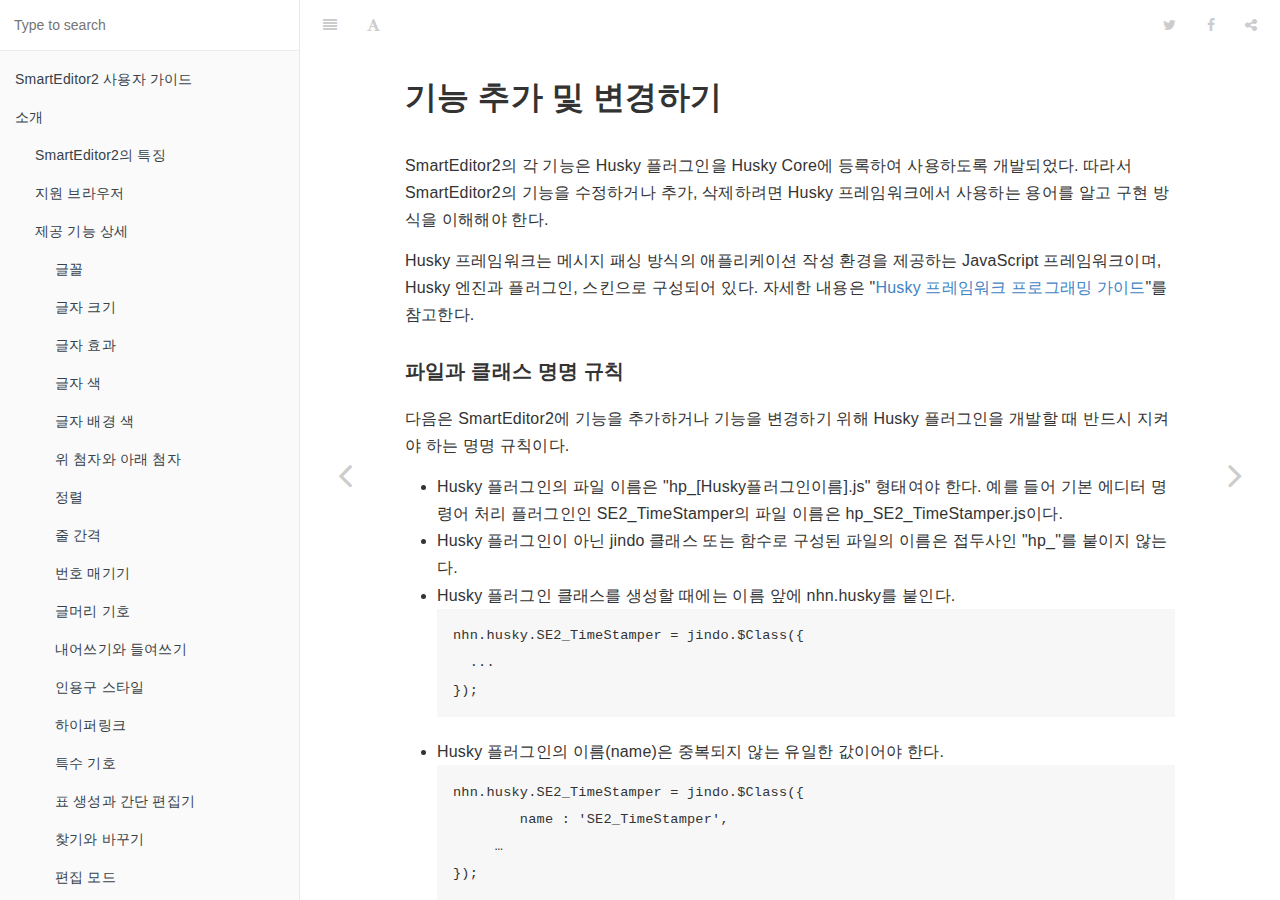
<file: naver-smarteditor2-ca95d21/naver-smarteditor2-ca95d21/user_guide/3_customizing/index.html>
<!DOCTYPE HTML>
<html lang="" >
    <head>
        <meta charset="UTF-8">
        <meta content="text/html; charset=utf-8" http-equiv="Content-Type">
        <title>기능 추가 및 변경하기 · GitBook</title>
        <meta http-equiv="X-UA-Compatible" content="IE=edge" />
        <meta name="description" content="">
        <meta name="generator" content="GitBook 3.2.3">
        
        
        
    
    <link rel="stylesheet" href="../gitbook/style.css">

    
            
                
                <link rel="stylesheet" href="../gitbook/gitbook-plugin-highlight/website.css">
                
            
                
                <link rel="stylesheet" href="../gitbook/gitbook-plugin-search/search.css">
                
            
                
                <link rel="stylesheet" href="../gitbook/gitbook-plugin-fontsettings/website.css">
                
            
        

    

    
        
    
        
    
        
    
        
    
        
    
        
    

        
    
    
    <meta name="HandheldFriendly" content="true"/>
    <meta name="viewport" content="width=device-width, initial-scale=1, user-scalable=no">
    <meta name="apple-mobile-web-app-capable" content="yes">
    <meta name="apple-mobile-web-app-status-bar-style" content="black">
    <link rel="apple-touch-icon-precomposed" sizes="152x152" href="../gitbook/images/apple-touch-icon-precomposed-152.png">
    <link rel="shortcut icon" href="../gitbook/images/favicon.ico" type="image/x-icon">

    
    <link rel="next" href="override.html" />
    
    
    <link rel="prev" href="../2_install/upgrade.html" />
    

    </head>
    <body>
        
<div class="book">
    <div class="book-summary">
        
            
<div id="book-search-input" role="search">
    <input type="text" placeholder="Type to search" />
</div>

            
                <nav role="navigation">
                


<ul class="summary">
    
    

    

    
        
        
    
        <li class="chapter " data-level="1.1" data-path="../">
            
                <a href="../">
            
                    
                    SmartEditor2 사용자 가이드
            
                </a>
            

            
        </li>
    
        <li class="chapter " data-level="1.2" data-path="../1_intro/">
            
                <a href="../1_intro/">
            
                    
                    소개
            
                </a>
            

            
            <ul class="articles">
                
    
        <li class="chapter " data-level="1.2.1" data-path="../1_intro/features.html">
            
                <a href="../1_intro/features.html">
            
                    
                    SmartEditor2의 특징
            
                </a>
            

            
        </li>
    
        <li class="chapter " data-level="1.2.2" data-path="../1_intro/browser.html">
            
                <a href="../1_intro/browser.html">
            
                    
                    지원 브라우저
            
                </a>
            

            
        </li>
    
        <li class="chapter " data-level="1.2.3" data-path="../1_intro/details/">
            
                <a href="../1_intro/details/">
            
                    
                    제공 기능 상세
            
                </a>
            

            
            <ul class="articles">
                
    
        <li class="chapter " data-level="1.2.3.1" data-path="../1_intro/details/01.html">
            
                <a href="../1_intro/details/01.html">
            
                    
                    글꼴
            
                </a>
            

            
        </li>
    
        <li class="chapter " data-level="1.2.3.2" data-path="../1_intro/details/02.html">
            
                <a href="../1_intro/details/02.html">
            
                    
                    글자 크기
            
                </a>
            

            
        </li>
    
        <li class="chapter " data-level="1.2.3.3" data-path="../1_intro/details/03.html">
            
                <a href="../1_intro/details/03.html">
            
                    
                    글자 효과
            
                </a>
            

            
        </li>
    
        <li class="chapter " data-level="1.2.3.4" data-path="../1_intro/details/04.html">
            
                <a href="../1_intro/details/04.html">
            
                    
                    글자 색
            
                </a>
            

            
        </li>
    
        <li class="chapter " data-level="1.2.3.5" data-path="../1_intro/details/05.html">
            
                <a href="../1_intro/details/05.html">
            
                    
                    글자 배경 색
            
                </a>
            

            
        </li>
    
        <li class="chapter " data-level="1.2.3.6" data-path="../1_intro/details/06.html">
            
                <a href="../1_intro/details/06.html">
            
                    
                    위 첨자와 아래 첨자
            
                </a>
            

            
        </li>
    
        <li class="chapter " data-level="1.2.3.7" data-path="../1_intro/details/07.html">
            
                <a href="../1_intro/details/07.html">
            
                    
                    정렬
            
                </a>
            

            
        </li>
    
        <li class="chapter " data-level="1.2.3.8" data-path="../1_intro/details/08.html">
            
                <a href="../1_intro/details/08.html">
            
                    
                    줄 간격
            
                </a>
            

            
        </li>
    
        <li class="chapter " data-level="1.2.3.9" data-path="../1_intro/details/09.html">
            
                <a href="../1_intro/details/09.html">
            
                    
                    번호 매기기
            
                </a>
            

            
        </li>
    
        <li class="chapter " data-level="1.2.3.10" data-path="../1_intro/details/10.html">
            
                <a href="../1_intro/details/10.html">
            
                    
                    글머리 기호
            
                </a>
            

            
        </li>
    
        <li class="chapter " data-level="1.2.3.11" data-path="../1_intro/details/11.html">
            
                <a href="../1_intro/details/11.html">
            
                    
                    내어쓰기와 들여쓰기
            
                </a>
            

            
        </li>
    
        <li class="chapter " data-level="1.2.3.12" data-path="../1_intro/details/12.html">
            
                <a href="../1_intro/details/12.html">
            
                    
                    인용구 스타일
            
                </a>
            

            
        </li>
    
        <li class="chapter " data-level="1.2.3.13" data-path="../1_intro/details/13.html">
            
                <a href="../1_intro/details/13.html">
            
                    
                    하이퍼링크
            
                </a>
            

            
        </li>
    
        <li class="chapter " data-level="1.2.3.14" data-path="../1_intro/details/14.html">
            
                <a href="../1_intro/details/14.html">
            
                    
                    특수 기호
            
                </a>
            

            
        </li>
    
        <li class="chapter " data-level="1.2.3.15" data-path="../1_intro/details/15.html">
            
                <a href="../1_intro/details/15.html">
            
                    
                    표 생성과 간단 편집기
            
                </a>
            

            
        </li>
    
        <li class="chapter " data-level="1.2.3.16" data-path="../1_intro/details/16.html">
            
                <a href="../1_intro/details/16.html">
            
                    
                    찾기와 바꾸기
            
                </a>
            

            
        </li>
    
        <li class="chapter " data-level="1.2.3.17" data-path="../1_intro/details/17.html">
            
                <a href="../1_intro/details/17.html">
            
                    
                    편집 모드
            
                </a>
            

            
        </li>
    

            </ul>
            
        </li>
    

            </ul>
            
        </li>
    
        <li class="chapter " data-level="1.3" data-path="../2_install/">
            
                <a href="../2_install/">
            
                    
                    설치하기
            
                </a>
            

            
            <ul class="articles">
                
    
        <li class="chapter " data-level="1.3.1" data-path="../2_install/prerequisite.html">
            
                <a href="../2_install/prerequisite.html">
            
                    
                    설치 전 확인 사항
            
                </a>
            

            
        </li>
    
        <li class="chapter " data-level="1.3.2" data-path="../2_install/download.html">
            
                <a href="../2_install/download.html">
            
                    
                    다운로드
            
                </a>
            

            
        </li>
    
        <li class="chapter " data-level="1.3.3" data-path="../2_install/structure.html">
            
                <a href="../2_install/structure.html">
            
                    
                    에디터 구조
            
                </a>
            

            
        </li>
    
        <li class="chapter " data-level="1.3.4" data-path="../2_install/setting.html">
            
                <a href="../2_install/setting.html">
            
                    
                    2.0 버전 설치
            
                </a>
            

            
        </li>
    
        <li class="chapter " data-level="1.3.5" data-path="../2_install/upgrade.html">
            
                <a href="../2_install/upgrade.html">
            
                    
                    0.3.x 버전에서 업그레이드
            
                </a>
            

            
        </li>
    

            </ul>
            
        </li>
    
        <li class="chapter active" data-level="1.4" data-path="./">
            
                <a href="./">
            
                    
                    기능 추가 및 변경하기
            
                </a>
            

            
            <ul class="articles">
                
    
        <li class="chapter " data-level="1.4.1" data-path="override.html">
            
                <a href="override.html">
            
                    
                    기본 클래스 함수 추가 및 변경
            
                </a>
            

            
        </li>
    
        <li class="chapter " data-level="1.4.2" data-path="remove.html">
            
                <a href="remove.html">
            
                    
                    기본 기능 삭제
            
                </a>
            

            
        </li>
    
        <li class="chapter " data-level="1.4.3" data-path="buttons.html">
            
                <a href="buttons.html">
            
                    
                    툴바 버튼의 위치 변경과 버튼 제거
            
                </a>
            

            
        </li>
    
        <li class="chapter " data-level="1.4.4" data-path="plugins/">
            
                <a href="plugins/">
            
                    
                    새로운 기능 추가
            
                </a>
            

            
            <ul class="articles">
                
    
        <li class="chapter " data-level="1.4.4.1" data-path="plugins/01.html">
            
                <a href="plugins/01.html">
            
                    
                    UI 추가
            
                </a>
            

            
        </li>
    
        <li class="chapter " data-level="1.4.4.2" data-path="plugins/02.html">
            
                <a href="plugins/02.html">
            
                    
                    플러그인 등록
            
                </a>
            

            
        </li>
    
        <li class="chapter " data-level="1.4.4.3" data-path="plugins/03.html">
            
                <a href="plugins/03.html">
            
                    
                    플러그인 제작
            
                </a>
            

            
        </li>
    

            </ul>
            
        </li>
    

            </ul>
            
        </li>
    
        <li class="chapter " data-level="1.5" data-path="../4_photouploader/">
            
                <a href="../4_photouploader/">
            
                    
                    사진 퀵 업로더
            
                </a>
            

            
            <ul class="articles">
                
    
        <li class="chapter " data-level="1.5.1" data-path="../4_photouploader/intro.html">
            
                <a href="../4_photouploader/intro.html">
            
                    
                    소개
            
                </a>
            

            
        </li>
    
        <li class="chapter " data-level="1.5.2" data-path="../4_photouploader/structure.html">
            
                <a href="../4_photouploader/structure.html">
            
                    
                    파일 구성
            
                </a>
            

            
        </li>
    
        <li class="chapter " data-level="1.5.3" data-path="../4_photouploader/install/">
            
                <a href="../4_photouploader/install/">
            
                    
                    설치하기
            
                </a>
            

            
            <ul class="articles">
                
    
        <li class="chapter " data-level="1.5.3.1" data-path="../4_photouploader/install/01.html">
            
                <a href="../4_photouploader/install/01.html">
            
                    
                    사진 플러그인 추가
            
                </a>
            

            
        </li>
    
        <li class="chapter " data-level="1.5.3.2" data-path="../4_photouploader/install/02.html">
            
                <a href="../4_photouploader/install/02.html">
            
                    
                    툴바에 사진 버튼 추가
            
                </a>
            

            
        </li>
    
        <li class="chapter " data-level="1.5.3.3" data-path="../4_photouploader/install/03.html">
            
                <a href="../4_photouploader/install/03.html">
            
                    
                    PHP 서버 설정
            
                </a>
            

            
        </li>
    
        <li class="chapter " data-level="1.5.3.4" data-path="../4_photouploader/install/04.html">
            
                <a href="../4_photouploader/install/04.html">
            
                    
                    팝업 JavaScript 수정
            
                </a>
            

            
        </li>
    
        <li class="chapter " data-level="1.5.3.5" data-path="../4_photouploader/install/05.html">
            
                <a href="../4_photouploader/install/05.html">
            
                    
                    사진 퀵 업로더 사용해 보기
            
                </a>
            

            
        </li>
    

            </ul>
            
        </li>
    

            </ul>
            
        </li>
    
        <li class="chapter " data-level="1.6" data-path="../5_fileuploader/">
            
                <a href="../5_fileuploader/">
            
                    
                    부록. jindo.FileUploader
            
                </a>
            

            
            <ul class="articles">
                
    
        <li class="chapter " data-level="1.6.1" data-path="../5_fileuploader/features.html">
            
                <a href="../5_fileuploader/features.html">
            
                    
                    jindo.5_fileuploader의 특징
            
                </a>
            

            
        </li>
    
        <li class="chapter " data-level="1.6.2" data-path="../5_fileuploader/init.html">
            
                <a href="../5_fileuploader/init.html">
            
                    
                    초기화
            
                </a>
            

            
        </li>
    
        <li class="chapter " data-level="1.6.3" data-path="../5_fileuploader/workflow.html">
            
                <a href="../5_fileuploader/workflow.html">
            
                    
                    요청 수행 과정
            
                </a>
            

            
        </li>
    
        <li class="chapter " data-level="1.6.4" data-path="../5_fileuploader/events.html">
            
                <a href="../5_fileuploader/events.html">
            
                    
                    커스텀 이벤트
            
                </a>
            

            
        </li>
    
        <li class="chapter " data-level="1.6.5" data-path="../5_fileuploader/methods.html">
            
                <a href="../5_fileuploader/methods.html">
            
                    
                    메서드
            
                </a>
            

            
        </li>
    

            </ul>
            
        </li>
    

    

    <li class="divider"></li>

    <li>
        <a href="https://www.gitbook.com" target="blank" class="gitbook-link">
            Published with GitBook
        </a>
    </li>
</ul>


                </nav>
            
        
    </div>

    <div class="book-body">
        
            <div class="body-inner">
                
                    

<div class="book-header" role="navigation">
    

    <!-- Title -->
    <h1>
        <i class="fa fa-circle-o-notch fa-spin"></i>
        <a href=".." >기능 추가 및 변경하기</a>
    </h1>
</div>




                    <div class="page-wrapper" tabindex="-1" role="main">
                        <div class="page-inner">
                            
<div id="book-search-results">
    <div class="search-noresults">
    
                                <section class="normal markdown-section">
                                
                                <h1 id="&#xAE30;&#xB2A5;-&#xCD94;&#xAC00;-&#xBC0F;-&#xBCC0;&#xACBD;&#xD558;&#xAE30;">&#xAE30;&#xB2A5; &#xCD94;&#xAC00; &#xBC0F; &#xBCC0;&#xACBD;&#xD558;&#xAE30;</h1>
<p>SmartEditor2&#xC758; &#xAC01; &#xAE30;&#xB2A5;&#xC740; Husky &#xD50C;&#xB7EC;&#xADF8;&#xC778;&#xC744; Husky Core&#xC5D0; &#xB4F1;&#xB85D;&#xD558;&#xC5EC; &#xC0AC;&#xC6A9;&#xD558;&#xB3C4;&#xB85D; &#xAC1C;&#xBC1C;&#xB418;&#xC5C8;&#xB2E4;. &#xB530;&#xB77C;&#xC11C; SmartEditor2&#xC758; &#xAE30;&#xB2A5;&#xC744; &#xC218;&#xC815;&#xD558;&#xAC70;&#xB098; &#xCD94;&#xAC00;, &#xC0AD;&#xC81C;&#xD558;&#xB824;&#xBA74; Husky &#xD504;&#xB808;&#xC784;&#xC6CC;&#xD06C;&#xC5D0;&#xC11C; &#xC0AC;&#xC6A9;&#xD558;&#xB294; &#xC6A9;&#xC5B4;&#xB97C; &#xC54C;&#xACE0; &#xAD6C;&#xD604; &#xBC29;&#xC2DD;&#xC744; &#xC774;&#xD574;&#xD574;&#xC57C; &#xD55C;&#xB2E4;.</p>
<p>Husky &#xD504;&#xB808;&#xC784;&#xC6CC;&#xD06C;&#xB294; &#xBA54;&#xC2DC;&#xC9C0; &#xD328;&#xC2F1; &#xBC29;&#xC2DD;&#xC758; &#xC560;&#xD50C;&#xB9AC;&#xCF00;&#xC774;&#xC158; &#xC791;&#xC131; &#xD658;&#xACBD;&#xC744; &#xC81C;&#xACF5;&#xD558;&#xB294; JavaScript &#xD504;&#xB808;&#xC784;&#xC6CC;&#xD06C;&#xC774;&#xBA70;, Husky &#xC5D4;&#xC9C4;&#xACFC; &#xD50C;&#xB7EC;&#xADF8;&#xC778;, &#xC2A4;&#xD0A8;&#xC73C;&#xB85C; &#xAD6C;&#xC131;&#xB418;&#xC5B4; &#xC788;&#xB2E4;. &#xC790;&#xC138;&#xD55C; &#xB0B4;&#xC6A9;&#xC740; &quot;<a href="https://github.com/naver/smarteditor2/wiki/HuskyFramework" target="_blank">Husky &#xD504;&#xB808;&#xC784;&#xC6CC;&#xD06C; &#xD504;&#xB85C;&#xADF8;&#xB798;&#xBC0D; &#xAC00;&#xC774;&#xB4DC;</a>&quot;&#xB97C; &#xCC38;&#xACE0;&#xD55C;&#xB2E4;.</p>
<h4 id="-0">&#xD30C;&#xC77C;&#xACFC; &#xD074;&#xB798;&#xC2A4; &#xBA85;&#xBA85; &#xADDC;&#xCE59; </h4>
<p>&#xB2E4;&#xC74C;&#xC740; SmartEditor2&#xC5D0; &#xAE30;&#xB2A5;&#xC744; &#xCD94;&#xAC00;&#xD558;&#xAC70;&#xB098; &#xAE30;&#xB2A5;&#xC744; &#xBCC0;&#xACBD;&#xD558;&#xAE30; &#xC704;&#xD574; Husky &#xD50C;&#xB7EC;&#xADF8;&#xC778;&#xC744; &#xAC1C;&#xBC1C;&#xD560; &#xB54C; &#xBC18;&#xB4DC;&#xC2DC; &#xC9C0;&#xCF1C;&#xC57C; &#xD558;&#xB294; &#xBA85;&#xBA85; &#xADDC;&#xCE59;&#xC774;&#xB2E4;.</p>
<ul>
<li>Husky &#xD50C;&#xB7EC;&#xADF8;&#xC778;&#xC758; &#xD30C;&#xC77C; &#xC774;&#xB984;&#xC740; &quot;hp_[Husky&#xD50C;&#xB7EC;&#xADF8;&#xC778;&#xC774;&#xB984;].js&quot; &#xD615;&#xD0DC;&#xC5EC;&#xC57C; &#xD55C;&#xB2E4;. &#xC608;&#xB97C; &#xB4E4;&#xC5B4; &#xAE30;&#xBCF8; &#xC5D0;&#xB514;&#xD130; &#xBA85;&#xB839;&#xC5B4; &#xCC98;&#xB9AC; &#xD50C;&#xB7EC;&#xADF8;&#xC778;&#xC778; SE2_TimeStamper&#xC758; &#xD30C;&#xC77C; &#xC774;&#xB984;&#xC740; hp_SE2_TimeStamper.js&#xC774;&#xB2E4;.</li>
<li>Husky &#xD50C;&#xB7EC;&#xADF8;&#xC778;&#xC774; &#xC544;&#xB2CC; jindo &#xD074;&#xB798;&#xC2A4; &#xB610;&#xB294; &#xD568;&#xC218;&#xB85C; &#xAD6C;&#xC131;&#xB41C; &#xD30C;&#xC77C;&#xC758; &#xC774;&#xB984;&#xC740; &#xC811;&#xB450;&#xC0AC;&#xC778; &quot;hp_&quot;&#xB97C; &#xBD99;&#xC774;&#xC9C0; &#xC54A;&#xB294;&#xB2E4;.</li>
<li>Husky &#xD50C;&#xB7EC;&#xADF8;&#xC778; &#xD074;&#xB798;&#xC2A4;&#xB97C; &#xC0DD;&#xC131;&#xD560; &#xB54C;&#xC5D0;&#xB294; &#xC774;&#xB984; &#xC55E;&#xC5D0; nhn.husky&#xB97C; &#xBD99;&#xC778;&#xB2E4;.<pre><code>nhn.husky.SE2_TimeStamper = jindo.$Class({
  ...
});
</code></pre></li>
<li>Husky &#xD50C;&#xB7EC;&#xADF8;&#xC778;&#xC758; &#xC774;&#xB984;(name)&#xC740; &#xC911;&#xBCF5;&#xB418;&#xC9C0; &#xC54A;&#xB294; &#xC720;&#xC77C;&#xD55C; &#xAC12;&#xC774;&#xC5B4;&#xC57C; &#xD55C;&#xB2E4;.<pre><code>nhn.husky.SE2_TimeStamper = jindo.$Class({
        name : &apos;SE2_TimeStamper&apos;,
     &#x2026;
});
</code></pre></li>
<li>Husky &#xD50C;&#xB7EC;&#xADF8;&#xC778; &#xB0B4;&#xC5D0;&#xC11C; &#xC0AC;&#xC6A9;&#xD558;&#xB294; &#xBA54;&#xC2DC;&#xC9C0;&#xC640; &#xBA54;&#xC2DC;&#xC9C0; &#xD638;&#xCD9C;&#xB85C; &#xC2E4;&#xD589;&#xB418;&#xB294; &#xD568;&#xC218;&#xC778; &#xBA54;&#xC2DC;&#xC9C0; &#xD578;&#xB4E4;&#xB7EC; &#xBA85;&#xBA85; &#xADDC;&#xCE59;&#xC740; &quot;Husky &#xD504;&#xB808;&#xC784;&#xC6CC;&#xD06C; &#xD504;&#xB85C;&#xADF8;&#xB798;&#xBC0D; &#xAC00;&#xC774;&#xB4DC;&quot;&#xB97C; &#xCC38;&#xACE0;&#xD55C;&#xB2E4;.</li>
</ul>

                                
                                </section>
                            
    </div>
    <div class="search-results">
        <div class="has-results">
            
            <h1 class="search-results-title"><span class='search-results-count'></span> results matching "<span class='search-query'></span>"</h1>
            <ul class="search-results-list"></ul>
            
        </div>
        <div class="no-results">
            
            <h1 class="search-results-title">No results matching "<span class='search-query'></span>"</h1>
            
        </div>
    </div>
</div>

                        </div>
                    </div>
                
            </div>

            
                
                <a href="../2_install/upgrade.html" class="navigation navigation-prev " aria-label="Previous page: 0.3.x 버전에서 업그레이드">
                    <i class="fa fa-angle-left"></i>
                </a>
                
                
                <a href="override.html" class="navigation navigation-next " aria-label="Next page: 기본 클래스 함수 추가 및 변경">
                    <i class="fa fa-angle-right"></i>
                </a>
                
            
        
    </div>

    <script>
        var gitbook = gitbook || [];
        gitbook.push(function() {
            gitbook.page.hasChanged({"page":{"title":"기능 추가 및 변경하기","level":"1.4","depth":1,"next":{"title":"기본 클래스 함수 추가 및 변경","level":"1.4.1","depth":2,"path":"3_customizing/override.md","ref":"3_customizing/override.md","articles":[]},"previous":{"title":"0.3.x 버전에서 업그레이드","level":"1.3.5","depth":2,"path":"2_install/upgrade.md","ref":"2_install/upgrade.md","articles":[]},"dir":"ltr"},"config":{"gitbook":"*","theme":"default","variables":{},"plugins":[],"pluginsConfig":{"highlight":{},"search":{},"lunr":{"maxIndexSize":1000000,"ignoreSpecialCharacters":false},"sharing":{"facebook":true,"twitter":true,"google":false,"weibo":false,"instapaper":false,"vk":false,"all":["facebook","google","twitter","weibo","instapaper"]},"fontsettings":{"theme":"white","family":"sans","size":2},"theme-default":{"styles":{"website":"styles/website.css","pdf":"styles/pdf.css","epub":"styles/epub.css","mobi":"styles/mobi.css","ebook":"styles/ebook.css","print":"styles/print.css"},"showLevel":false}},"structure":{"langs":"LANGS.md","readme":"README.md","glossary":"GLOSSARY.md","summary":"SUMMARY.md"},"pdf":{"pageNumbers":true,"fontSize":12,"fontFamily":"Arial","paperSize":"a4","chapterMark":"pagebreak","pageBreaksBefore":"/","margin":{"right":62,"left":62,"top":56,"bottom":56}},"styles":{"website":"styles/website.css","pdf":"styles/pdf.css","epub":"styles/epub.css","mobi":"styles/mobi.css","ebook":"styles/ebook.css","print":"styles/print.css"}},"file":{"path":"3_customizing/README.md","mtime":"2019-08-10T13:53:18.706Z","type":"markdown"},"gitbook":{"version":"3.2.3","time":"2019-08-10T14:14:20.248Z"},"basePath":"..","book":{"language":""}});
        });
    </script>
</div>

        
    <script src="../gitbook/gitbook.js"></script>
    <script src="../gitbook/theme.js"></script>
    
        
        <script src="../gitbook/gitbook-plugin-search/search-engine.js"></script>
        
    
        
        <script src="../gitbook/gitbook-plugin-search/search.js"></script>
        
    
        
        <script src="../gitbook/gitbook-plugin-lunr/lunr.min.js"></script>
        
    
        
        <script src="../gitbook/gitbook-plugin-lunr/search-lunr.js"></script>
        
    
        
        <script src="../gitbook/gitbook-plugin-sharing/buttons.js"></script>
        
    
        
        <script src="../gitbook/gitbook-plugin-fontsettings/fontsettings.js"></script>
        
    

    </body>
</html>
</file>
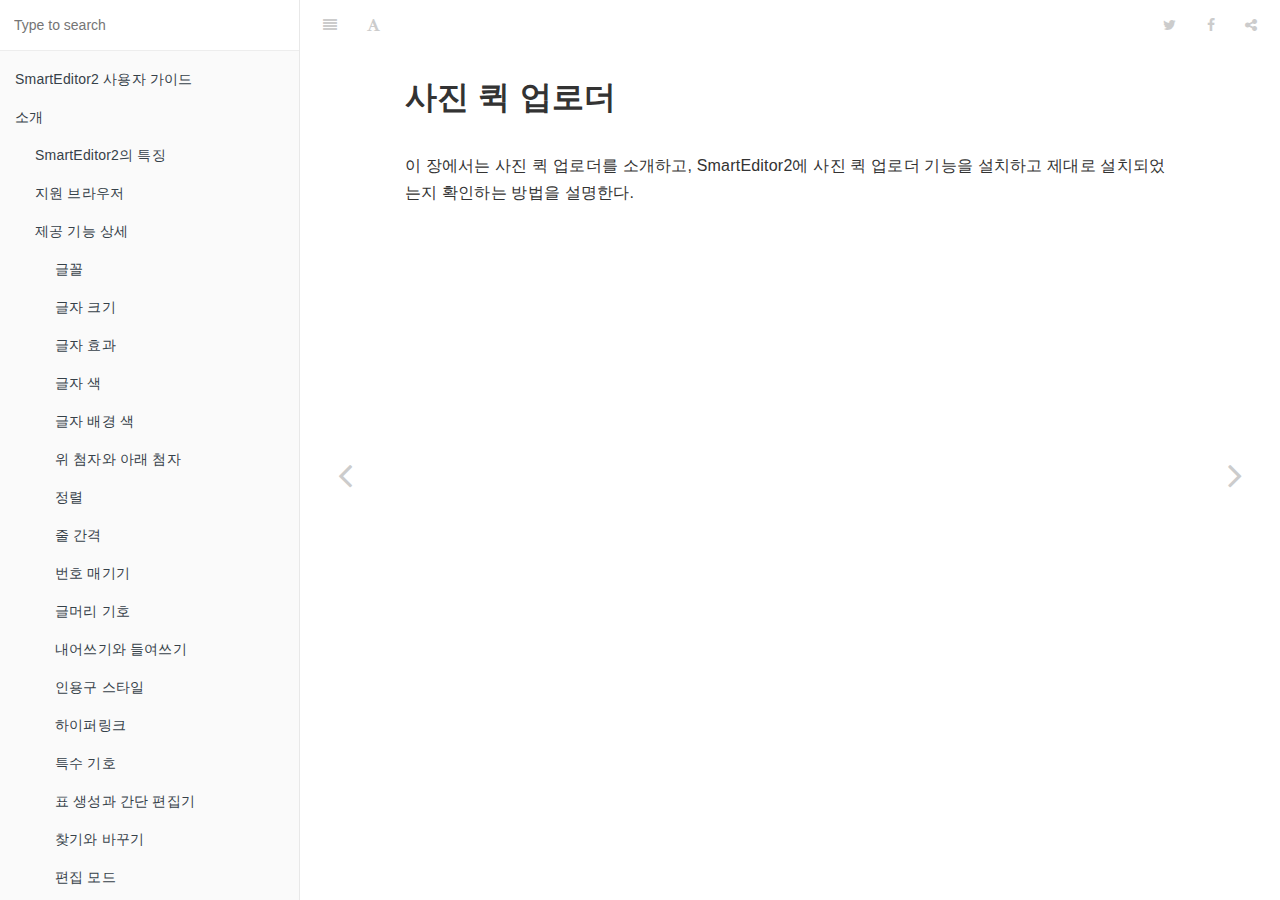
<file: naver-smarteditor2-ca95d21/naver-smarteditor2-ca95d21/user_guide/4_photouploader/index.html>
<!DOCTYPE HTML>
<html lang="" >
    <head>
        <meta charset="UTF-8">
        <meta content="text/html; charset=utf-8" http-equiv="Content-Type">
        <title>사진 퀵 업로더 · GitBook</title>
        <meta http-equiv="X-UA-Compatible" content="IE=edge" />
        <meta name="description" content="">
        <meta name="generator" content="GitBook 3.2.3">
        
        
        
    
    <link rel="stylesheet" href="../gitbook/style.css">

    
            
                
                <link rel="stylesheet" href="../gitbook/gitbook-plugin-highlight/website.css">
                
            
                
                <link rel="stylesheet" href="../gitbook/gitbook-plugin-search/search.css">
                
            
                
                <link rel="stylesheet" href="../gitbook/gitbook-plugin-fontsettings/website.css">
                
            
        

    

    
        
    
        
    
        
    
        
    
        
    
        
    

        
    
    
    <meta name="HandheldFriendly" content="true"/>
    <meta name="viewport" content="width=device-width, initial-scale=1, user-scalable=no">
    <meta name="apple-mobile-web-app-capable" content="yes">
    <meta name="apple-mobile-web-app-status-bar-style" content="black">
    <link rel="apple-touch-icon-precomposed" sizes="152x152" href="../gitbook/images/apple-touch-icon-precomposed-152.png">
    <link rel="shortcut icon" href="../gitbook/images/favicon.ico" type="image/x-icon">

    
    <link rel="next" href="intro.html" />
    
    
    <link rel="prev" href="../3_customizing/plugins/03.html" />
    

    </head>
    <body>
        
<div class="book">
    <div class="book-summary">
        
            
<div id="book-search-input" role="search">
    <input type="text" placeholder="Type to search" />
</div>

            
                <nav role="navigation">
                


<ul class="summary">
    
    

    

    
        
        
    
        <li class="chapter " data-level="1.1" data-path="../">
            
                <a href="../">
            
                    
                    SmartEditor2 사용자 가이드
            
                </a>
            

            
        </li>
    
        <li class="chapter " data-level="1.2" data-path="../1_intro/">
            
                <a href="../1_intro/">
            
                    
                    소개
            
                </a>
            

            
            <ul class="articles">
                
    
        <li class="chapter " data-level="1.2.1" data-path="../1_intro/features.html">
            
                <a href="../1_intro/features.html">
            
                    
                    SmartEditor2의 특징
            
                </a>
            

            
        </li>
    
        <li class="chapter " data-level="1.2.2" data-path="../1_intro/browser.html">
            
                <a href="../1_intro/browser.html">
            
                    
                    지원 브라우저
            
                </a>
            

            
        </li>
    
        <li class="chapter " data-level="1.2.3" data-path="../1_intro/details/">
            
                <a href="../1_intro/details/">
            
                    
                    제공 기능 상세
            
                </a>
            

            
            <ul class="articles">
                
    
        <li class="chapter " data-level="1.2.3.1" data-path="../1_intro/details/01.html">
            
                <a href="../1_intro/details/01.html">
            
                    
                    글꼴
            
                </a>
            

            
        </li>
    
        <li class="chapter " data-level="1.2.3.2" data-path="../1_intro/details/02.html">
            
                <a href="../1_intro/details/02.html">
            
                    
                    글자 크기
            
                </a>
            

            
        </li>
    
        <li class="chapter " data-level="1.2.3.3" data-path="../1_intro/details/03.html">
            
                <a href="../1_intro/details/03.html">
            
                    
                    글자 효과
            
                </a>
            

            
        </li>
    
        <li class="chapter " data-level="1.2.3.4" data-path="../1_intro/details/04.html">
            
                <a href="../1_intro/details/04.html">
            
                    
                    글자 색
            
                </a>
            

            
        </li>
    
        <li class="chapter " data-level="1.2.3.5" data-path="../1_intro/details/05.html">
            
                <a href="../1_intro/details/05.html">
            
                    
                    글자 배경 색
            
                </a>
            

            
        </li>
    
        <li class="chapter " data-level="1.2.3.6" data-path="../1_intro/details/06.html">
            
                <a href="../1_intro/details/06.html">
            
                    
                    위 첨자와 아래 첨자
            
                </a>
            

            
        </li>
    
        <li class="chapter " data-level="1.2.3.7" data-path="../1_intro/details/07.html">
            
                <a href="../1_intro/details/07.html">
            
                    
                    정렬
            
                </a>
            

            
        </li>
    
        <li class="chapter " data-level="1.2.3.8" data-path="../1_intro/details/08.html">
            
                <a href="../1_intro/details/08.html">
            
                    
                    줄 간격
            
                </a>
            

            
        </li>
    
        <li class="chapter " data-level="1.2.3.9" data-path="../1_intro/details/09.html">
            
                <a href="../1_intro/details/09.html">
            
                    
                    번호 매기기
            
                </a>
            

            
        </li>
    
        <li class="chapter " data-level="1.2.3.10" data-path="../1_intro/details/10.html">
            
                <a href="../1_intro/details/10.html">
            
                    
                    글머리 기호
            
                </a>
            

            
        </li>
    
        <li class="chapter " data-level="1.2.3.11" data-path="../1_intro/details/11.html">
            
                <a href="../1_intro/details/11.html">
            
                    
                    내어쓰기와 들여쓰기
            
                </a>
            

            
        </li>
    
        <li class="chapter " data-level="1.2.3.12" data-path="../1_intro/details/12.html">
            
                <a href="../1_intro/details/12.html">
            
                    
                    인용구 스타일
            
                </a>
            

            
        </li>
    
        <li class="chapter " data-level="1.2.3.13" data-path="../1_intro/details/13.html">
            
                <a href="../1_intro/details/13.html">
            
                    
                    하이퍼링크
            
                </a>
            

            
        </li>
    
        <li class="chapter " data-level="1.2.3.14" data-path="../1_intro/details/14.html">
            
                <a href="../1_intro/details/14.html">
            
                    
                    특수 기호
            
                </a>
            

            
        </li>
    
        <li class="chapter " data-level="1.2.3.15" data-path="../1_intro/details/15.html">
            
                <a href="../1_intro/details/15.html">
            
                    
                    표 생성과 간단 편집기
            
                </a>
            

            
        </li>
    
        <li class="chapter " data-level="1.2.3.16" data-path="../1_intro/details/16.html">
            
                <a href="../1_intro/details/16.html">
            
                    
                    찾기와 바꾸기
            
                </a>
            

            
        </li>
    
        <li class="chapter " data-level="1.2.3.17" data-path="../1_intro/details/17.html">
            
                <a href="../1_intro/details/17.html">
            
                    
                    편집 모드
            
                </a>
            

            
        </li>
    

            </ul>
            
        </li>
    

            </ul>
            
        </li>
    
        <li class="chapter " data-level="1.3" data-path="../2_install/">
            
                <a href="../2_install/">
            
                    
                    설치하기
            
                </a>
            

            
            <ul class="articles">
                
    
        <li class="chapter " data-level="1.3.1" data-path="../2_install/prerequisite.html">
            
                <a href="../2_install/prerequisite.html">
            
                    
                    설치 전 확인 사항
            
                </a>
            

            
        </li>
    
        <li class="chapter " data-level="1.3.2" data-path="../2_install/download.html">
            
                <a href="../2_install/download.html">
            
                    
                    다운로드
            
                </a>
            

            
        </li>
    
        <li class="chapter " data-level="1.3.3" data-path="../2_install/structure.html">
            
                <a href="../2_install/structure.html">
            
                    
                    에디터 구조
            
                </a>
            

            
        </li>
    
        <li class="chapter " data-level="1.3.4" data-path="../2_install/setting.html">
            
                <a href="../2_install/setting.html">
            
                    
                    2.0 버전 설치
            
                </a>
            

            
        </li>
    
        <li class="chapter " data-level="1.3.5" data-path="../2_install/upgrade.html">
            
                <a href="../2_install/upgrade.html">
            
                    
                    0.3.x 버전에서 업그레이드
            
                </a>
            

            
        </li>
    

            </ul>
            
        </li>
    
        <li class="chapter " data-level="1.4" data-path="../3_customizing/">
            
                <a href="../3_customizing/">
            
                    
                    기능 추가 및 변경하기
            
                </a>
            

            
            <ul class="articles">
                
    
        <li class="chapter " data-level="1.4.1" data-path="../3_customizing/override.html">
            
                <a href="../3_customizing/override.html">
            
                    
                    기본 클래스 함수 추가 및 변경
            
                </a>
            

            
        </li>
    
        <li class="chapter " data-level="1.4.2" data-path="../3_customizing/remove.html">
            
                <a href="../3_customizing/remove.html">
            
                    
                    기본 기능 삭제
            
                </a>
            

            
        </li>
    
        <li class="chapter " data-level="1.4.3" data-path="../3_customizing/buttons.html">
            
                <a href="../3_customizing/buttons.html">
            
                    
                    툴바 버튼의 위치 변경과 버튼 제거
            
                </a>
            

            
        </li>
    
        <li class="chapter " data-level="1.4.4" data-path="../3_customizing/plugins/">
            
                <a href="../3_customizing/plugins/">
            
                    
                    새로운 기능 추가
            
                </a>
            

            
            <ul class="articles">
                
    
        <li class="chapter " data-level="1.4.4.1" data-path="../3_customizing/plugins/01.html">
            
                <a href="../3_customizing/plugins/01.html">
            
                    
                    UI 추가
            
                </a>
            

            
        </li>
    
        <li class="chapter " data-level="1.4.4.2" data-path="../3_customizing/plugins/02.html">
            
                <a href="../3_customizing/plugins/02.html">
            
                    
                    플러그인 등록
            
                </a>
            

            
        </li>
    
        <li class="chapter " data-level="1.4.4.3" data-path="../3_customizing/plugins/03.html">
            
                <a href="../3_customizing/plugins/03.html">
            
                    
                    플러그인 제작
            
                </a>
            

            
        </li>
    

            </ul>
            
        </li>
    

            </ul>
            
        </li>
    
        <li class="chapter active" data-level="1.5" data-path="./">
            
                <a href="./">
            
                    
                    사진 퀵 업로더
            
                </a>
            

            
            <ul class="articles">
                
    
        <li class="chapter " data-level="1.5.1" data-path="intro.html">
            
                <a href="intro.html">
            
                    
                    소개
            
                </a>
            

            
        </li>
    
        <li class="chapter " data-level="1.5.2" data-path="structure.html">
            
                <a href="structure.html">
            
                    
                    파일 구성
            
                </a>
            

            
        </li>
    
        <li class="chapter " data-level="1.5.3" data-path="install/">
            
                <a href="install/">
            
                    
                    설치하기
            
                </a>
            

            
            <ul class="articles">
                
    
        <li class="chapter " data-level="1.5.3.1" data-path="install/01.html">
            
                <a href="install/01.html">
            
                    
                    사진 플러그인 추가
            
                </a>
            

            
        </li>
    
        <li class="chapter " data-level="1.5.3.2" data-path="install/02.html">
            
                <a href="install/02.html">
            
                    
                    툴바에 사진 버튼 추가
            
                </a>
            

            
        </li>
    
        <li class="chapter " data-level="1.5.3.3" data-path="install/03.html">
            
                <a href="install/03.html">
            
                    
                    PHP 서버 설정
            
                </a>
            

            
        </li>
    
        <li class="chapter " data-level="1.5.3.4" data-path="install/04.html">
            
                <a href="install/04.html">
            
                    
                    팝업 JavaScript 수정
            
                </a>
            

            
        </li>
    
        <li class="chapter " data-level="1.5.3.5" data-path="install/05.html">
            
                <a href="install/05.html">
            
                    
                    사진 퀵 업로더 사용해 보기
            
                </a>
            

            
        </li>
    

            </ul>
            
        </li>
    

            </ul>
            
        </li>
    
        <li class="chapter " data-level="1.6" data-path="../5_fileuploader/">
            
                <a href="../5_fileuploader/">
            
                    
                    부록. jindo.FileUploader
            
                </a>
            

            
            <ul class="articles">
                
    
        <li class="chapter " data-level="1.6.1" data-path="../5_fileuploader/features.html">
            
                <a href="../5_fileuploader/features.html">
            
                    
                    jindo.5_fileuploader의 특징
            
                </a>
            

            
        </li>
    
        <li class="chapter " data-level="1.6.2" data-path="../5_fileuploader/init.html">
            
                <a href="../5_fileuploader/init.html">
            
                    
                    초기화
            
                </a>
            

            
        </li>
    
        <li class="chapter " data-level="1.6.3" data-path="../5_fileuploader/workflow.html">
            
                <a href="../5_fileuploader/workflow.html">
            
                    
                    요청 수행 과정
            
                </a>
            

            
        </li>
    
        <li class="chapter " data-level="1.6.4" data-path="../5_fileuploader/events.html">
            
                <a href="../5_fileuploader/events.html">
            
                    
                    커스텀 이벤트
            
                </a>
            

            
        </li>
    
        <li class="chapter " data-level="1.6.5" data-path="../5_fileuploader/methods.html">
            
                <a href="../5_fileuploader/methods.html">
            
                    
                    메서드
            
                </a>
            

            
        </li>
    

            </ul>
            
        </li>
    

    

    <li class="divider"></li>

    <li>
        <a href="https://www.gitbook.com" target="blank" class="gitbook-link">
            Published with GitBook
        </a>
    </li>
</ul>


                </nav>
            
        
    </div>

    <div class="book-body">
        
            <div class="body-inner">
                
                    

<div class="book-header" role="navigation">
    

    <!-- Title -->
    <h1>
        <i class="fa fa-circle-o-notch fa-spin"></i>
        <a href=".." >사진 퀵 업로더</a>
    </h1>
</div>




                    <div class="page-wrapper" tabindex="-1" role="main">
                        <div class="page-inner">
                            
<div id="book-search-results">
    <div class="search-noresults">
    
                                <section class="normal markdown-section">
                                
                                <h1 id="&#xC0AC;&#xC9C4;-&#xD035;-&#xC5C5;&#xB85C;&#xB354;">&#xC0AC;&#xC9C4; &#xD035; &#xC5C5;&#xB85C;&#xB354;</h1>
<p>&#xC774; &#xC7A5;&#xC5D0;&#xC11C;&#xB294; &#xC0AC;&#xC9C4; &#xD035; &#xC5C5;&#xB85C;&#xB354;&#xB97C; &#xC18C;&#xAC1C;&#xD558;&#xACE0;, SmartEditor2&#xC5D0; &#xC0AC;&#xC9C4; &#xD035; &#xC5C5;&#xB85C;&#xB354; &#xAE30;&#xB2A5;&#xC744; &#xC124;&#xCE58;&#xD558;&#xACE0; &#xC81C;&#xB300;&#xB85C; &#xC124;&#xCE58;&#xB418;&#xC5C8;&#xB294;&#xC9C0; &#xD655;&#xC778;&#xD558;&#xB294; &#xBC29;&#xBC95;&#xC744; &#xC124;&#xBA85;&#xD55C;&#xB2E4;.</p>

                                
                                </section>
                            
    </div>
    <div class="search-results">
        <div class="has-results">
            
            <h1 class="search-results-title"><span class='search-results-count'></span> results matching "<span class='search-query'></span>"</h1>
            <ul class="search-results-list"></ul>
            
        </div>
        <div class="no-results">
            
            <h1 class="search-results-title">No results matching "<span class='search-query'></span>"</h1>
            
        </div>
    </div>
</div>

                        </div>
                    </div>
                
            </div>

            
                
                <a href="../3_customizing/plugins/03.html" class="navigation navigation-prev " aria-label="Previous page: 플러그인 제작">
                    <i class="fa fa-angle-left"></i>
                </a>
                
                
                <a href="intro.html" class="navigation navigation-next " aria-label="Next page: 소개">
                    <i class="fa fa-angle-right"></i>
                </a>
                
            
        
    </div>

    <script>
        var gitbook = gitbook || [];
        gitbook.push(function() {
            gitbook.page.hasChanged({"page":{"title":"사진 퀵 업로더","level":"1.5","depth":1,"next":{"title":"소개","level":"1.5.1","depth":2,"path":"4_photouploader/intro.md","ref":"4_photouploader/intro.md","articles":[]},"previous":{"title":"플러그인 제작","level":"1.4.4.3","depth":3,"path":"3_customizing/plugins/03.md","ref":"3_customizing/plugins/03.md","articles":[]},"dir":"ltr"},"config":{"gitbook":"*","theme":"default","variables":{},"plugins":[],"pluginsConfig":{"highlight":{},"search":{},"lunr":{"maxIndexSize":1000000,"ignoreSpecialCharacters":false},"sharing":{"facebook":true,"twitter":true,"google":false,"weibo":false,"instapaper":false,"vk":false,"all":["facebook","google","twitter","weibo","instapaper"]},"fontsettings":{"theme":"white","family":"sans","size":2},"theme-default":{"styles":{"website":"styles/website.css","pdf":"styles/pdf.css","epub":"styles/epub.css","mobi":"styles/mobi.css","ebook":"styles/ebook.css","print":"styles/print.css"},"showLevel":false}},"structure":{"langs":"LANGS.md","readme":"README.md","glossary":"GLOSSARY.md","summary":"SUMMARY.md"},"pdf":{"pageNumbers":true,"fontSize":12,"fontFamily":"Arial","paperSize":"a4","chapterMark":"pagebreak","pageBreaksBefore":"/","margin":{"right":62,"left":62,"top":56,"bottom":56}},"styles":{"website":"styles/website.css","pdf":"styles/pdf.css","epub":"styles/epub.css","mobi":"styles/mobi.css","ebook":"styles/ebook.css","print":"styles/print.css"}},"file":{"path":"4_photouploader/README.md","mtime":"2019-08-10T13:53:18.711Z","type":"markdown"},"gitbook":{"version":"3.2.3","time":"2019-08-10T14:14:20.248Z"},"basePath":"..","book":{"language":""}});
        });
    </script>
</div>

        
    <script src="../gitbook/gitbook.js"></script>
    <script src="../gitbook/theme.js"></script>
    
        
        <script src="../gitbook/gitbook-plugin-search/search-engine.js"></script>
        
    
        
        <script src="../gitbook/gitbook-plugin-search/search.js"></script>
        
    
        
        <script src="../gitbook/gitbook-plugin-lunr/lunr.min.js"></script>
        
    
        
        <script src="../gitbook/gitbook-plugin-lunr/search-lunr.js"></script>
        
    
        
        <script src="../gitbook/gitbook-plugin-sharing/buttons.js"></script>
        
    
        
        <script src="../gitbook/gitbook-plugin-fontsettings/fontsettings.js"></script>
        
    

    </body>
</html>
</file>
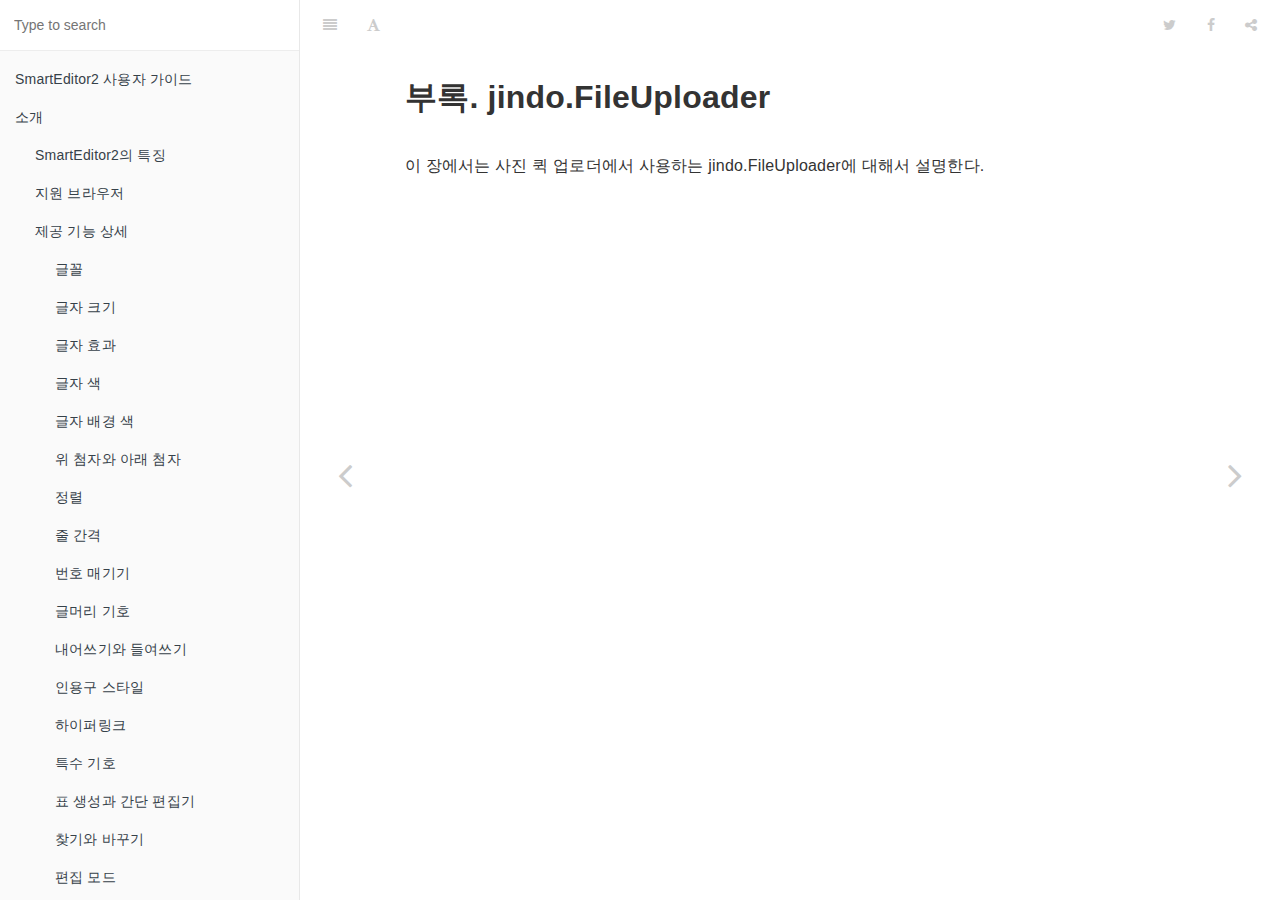
<file: naver-smarteditor2-ca95d21/naver-smarteditor2-ca95d21/user_guide/5_fileuploader/index.html>
<!DOCTYPE HTML>
<html lang="" >
    <head>
        <meta charset="UTF-8">
        <meta content="text/html; charset=utf-8" http-equiv="Content-Type">
        <title>부록. jindo.FileUploader · GitBook</title>
        <meta http-equiv="X-UA-Compatible" content="IE=edge" />
        <meta name="description" content="">
        <meta name="generator" content="GitBook 3.2.3">
        
        
        
    
    <link rel="stylesheet" href="../gitbook/style.css">

    
            
                
                <link rel="stylesheet" href="../gitbook/gitbook-plugin-highlight/website.css">
                
            
                
                <link rel="stylesheet" href="../gitbook/gitbook-plugin-search/search.css">
                
            
                
                <link rel="stylesheet" href="../gitbook/gitbook-plugin-fontsettings/website.css">
                
            
        

    

    
        
    
        
    
        
    
        
    
        
    
        
    

        
    
    
    <meta name="HandheldFriendly" content="true"/>
    <meta name="viewport" content="width=device-width, initial-scale=1, user-scalable=no">
    <meta name="apple-mobile-web-app-capable" content="yes">
    <meta name="apple-mobile-web-app-status-bar-style" content="black">
    <link rel="apple-touch-icon-precomposed" sizes="152x152" href="../gitbook/images/apple-touch-icon-precomposed-152.png">
    <link rel="shortcut icon" href="../gitbook/images/favicon.ico" type="image/x-icon">

    
    <link rel="next" href="features.html" />
    
    
    <link rel="prev" href="../4_photouploader/install/05.html" />
    

    </head>
    <body>
        
<div class="book">
    <div class="book-summary">
        
            
<div id="book-search-input" role="search">
    <input type="text" placeholder="Type to search" />
</div>

            
                <nav role="navigation">
                


<ul class="summary">
    
    

    

    
        
        
    
        <li class="chapter " data-level="1.1" data-path="../">
            
                <a href="../">
            
                    
                    SmartEditor2 사용자 가이드
            
                </a>
            

            
        </li>
    
        <li class="chapter " data-level="1.2" data-path="../1_intro/">
            
                <a href="../1_intro/">
            
                    
                    소개
            
                </a>
            

            
            <ul class="articles">
                
    
        <li class="chapter " data-level="1.2.1" data-path="../1_intro/features.html">
            
                <a href="../1_intro/features.html">
            
                    
                    SmartEditor2의 특징
            
                </a>
            

            
        </li>
    
        <li class="chapter " data-level="1.2.2" data-path="../1_intro/browser.html">
            
                <a href="../1_intro/browser.html">
            
                    
                    지원 브라우저
            
                </a>
            

            
        </li>
    
        <li class="chapter " data-level="1.2.3" data-path="../1_intro/details/">
            
                <a href="../1_intro/details/">
            
                    
                    제공 기능 상세
            
                </a>
            

            
            <ul class="articles">
                
    
        <li class="chapter " data-level="1.2.3.1" data-path="../1_intro/details/01.html">
            
                <a href="../1_intro/details/01.html">
            
                    
                    글꼴
            
                </a>
            

            
        </li>
    
        <li class="chapter " data-level="1.2.3.2" data-path="../1_intro/details/02.html">
            
                <a href="../1_intro/details/02.html">
            
                    
                    글자 크기
            
                </a>
            

            
        </li>
    
        <li class="chapter " data-level="1.2.3.3" data-path="../1_intro/details/03.html">
            
                <a href="../1_intro/details/03.html">
            
                    
                    글자 효과
            
                </a>
            

            
        </li>
    
        <li class="chapter " data-level="1.2.3.4" data-path="../1_intro/details/04.html">
            
                <a href="../1_intro/details/04.html">
            
                    
                    글자 색
            
                </a>
            

            
        </li>
    
        <li class="chapter " data-level="1.2.3.5" data-path="../1_intro/details/05.html">
            
                <a href="../1_intro/details/05.html">
            
                    
                    글자 배경 색
            
                </a>
            

            
        </li>
    
        <li class="chapter " data-level="1.2.3.6" data-path="../1_intro/details/06.html">
            
                <a href="../1_intro/details/06.html">
            
                    
                    위 첨자와 아래 첨자
            
                </a>
            

            
        </li>
    
        <li class="chapter " data-level="1.2.3.7" data-path="../1_intro/details/07.html">
            
                <a href="../1_intro/details/07.html">
            
                    
                    정렬
            
                </a>
            

            
        </li>
    
        <li class="chapter " data-level="1.2.3.8" data-path="../1_intro/details/08.html">
            
                <a href="../1_intro/details/08.html">
            
                    
                    줄 간격
            
                </a>
            

            
        </li>
    
        <li class="chapter " data-level="1.2.3.9" data-path="../1_intro/details/09.html">
            
                <a href="../1_intro/details/09.html">
            
                    
                    번호 매기기
            
                </a>
            

            
        </li>
    
        <li class="chapter " data-level="1.2.3.10" data-path="../1_intro/details/10.html">
            
                <a href="../1_intro/details/10.html">
            
                    
                    글머리 기호
            
                </a>
            

            
        </li>
    
        <li class="chapter " data-level="1.2.3.11" data-path="../1_intro/details/11.html">
            
                <a href="../1_intro/details/11.html">
            
                    
                    내어쓰기와 들여쓰기
            
                </a>
            

            
        </li>
    
        <li class="chapter " data-level="1.2.3.12" data-path="../1_intro/details/12.html">
            
                <a href="../1_intro/details/12.html">
            
                    
                    인용구 스타일
            
                </a>
            

            
        </li>
    
        <li class="chapter " data-level="1.2.3.13" data-path="../1_intro/details/13.html">
            
                <a href="../1_intro/details/13.html">
            
                    
                    하이퍼링크
            
                </a>
            

            
        </li>
    
        <li class="chapter " data-level="1.2.3.14" data-path="../1_intro/details/14.html">
            
                <a href="../1_intro/details/14.html">
            
                    
                    특수 기호
            
                </a>
            

            
        </li>
    
        <li class="chapter " data-level="1.2.3.15" data-path="../1_intro/details/15.html">
            
                <a href="../1_intro/details/15.html">
            
                    
                    표 생성과 간단 편집기
            
                </a>
            

            
        </li>
    
        <li class="chapter " data-level="1.2.3.16" data-path="../1_intro/details/16.html">
            
                <a href="../1_intro/details/16.html">
            
                    
                    찾기와 바꾸기
            
                </a>
            

            
        </li>
    
        <li class="chapter " data-level="1.2.3.17" data-path="../1_intro/details/17.html">
            
                <a href="../1_intro/details/17.html">
            
                    
                    편집 모드
            
                </a>
            

            
        </li>
    

            </ul>
            
        </li>
    

            </ul>
            
        </li>
    
        <li class="chapter " data-level="1.3" data-path="../2_install/">
            
                <a href="../2_install/">
            
                    
                    설치하기
            
                </a>
            

            
            <ul class="articles">
                
    
        <li class="chapter " data-level="1.3.1" data-path="../2_install/prerequisite.html">
            
                <a href="../2_install/prerequisite.html">
            
                    
                    설치 전 확인 사항
            
                </a>
            

            
        </li>
    
        <li class="chapter " data-level="1.3.2" data-path="../2_install/download.html">
            
                <a href="../2_install/download.html">
            
                    
                    다운로드
            
                </a>
            

            
        </li>
    
        <li class="chapter " data-level="1.3.3" data-path="../2_install/structure.html">
            
                <a href="../2_install/structure.html">
            
                    
                    에디터 구조
            
                </a>
            

            
        </li>
    
        <li class="chapter " data-level="1.3.4" data-path="../2_install/setting.html">
            
                <a href="../2_install/setting.html">
            
                    
                    2.0 버전 설치
            
                </a>
            

            
        </li>
    
        <li class="chapter " data-level="1.3.5" data-path="../2_install/upgrade.html">
            
                <a href="../2_install/upgrade.html">
            
                    
                    0.3.x 버전에서 업그레이드
            
                </a>
            

            
        </li>
    

            </ul>
            
        </li>
    
        <li class="chapter " data-level="1.4" data-path="../3_customizing/">
            
                <a href="../3_customizing/">
            
                    
                    기능 추가 및 변경하기
            
                </a>
            

            
            <ul class="articles">
                
    
        <li class="chapter " data-level="1.4.1" data-path="../3_customizing/override.html">
            
                <a href="../3_customizing/override.html">
            
                    
                    기본 클래스 함수 추가 및 변경
            
                </a>
            

            
        </li>
    
        <li class="chapter " data-level="1.4.2" data-path="../3_customizing/remove.html">
            
                <a href="../3_customizing/remove.html">
            
                    
                    기본 기능 삭제
            
                </a>
            

            
        </li>
    
        <li class="chapter " data-level="1.4.3" data-path="../3_customizing/buttons.html">
            
                <a href="../3_customizing/buttons.html">
            
                    
                    툴바 버튼의 위치 변경과 버튼 제거
            
                </a>
            

            
        </li>
    
        <li class="chapter " data-level="1.4.4" data-path="../3_customizing/plugins/">
            
                <a href="../3_customizing/plugins/">
            
                    
                    새로운 기능 추가
            
                </a>
            

            
            <ul class="articles">
                
    
        <li class="chapter " data-level="1.4.4.1" data-path="../3_customizing/plugins/01.html">
            
                <a href="../3_customizing/plugins/01.html">
            
                    
                    UI 추가
            
                </a>
            

            
        </li>
    
        <li class="chapter " data-level="1.4.4.2" data-path="../3_customizing/plugins/02.html">
            
                <a href="../3_customizing/plugins/02.html">
            
                    
                    플러그인 등록
            
                </a>
            

            
        </li>
    
        <li class="chapter " data-level="1.4.4.3" data-path="../3_customizing/plugins/03.html">
            
                <a href="../3_customizing/plugins/03.html">
            
                    
                    플러그인 제작
            
                </a>
            

            
        </li>
    

            </ul>
            
        </li>
    

            </ul>
            
        </li>
    
        <li class="chapter " data-level="1.5" data-path="../4_photouploader/">
            
                <a href="../4_photouploader/">
            
                    
                    사진 퀵 업로더
            
                </a>
            

            
            <ul class="articles">
                
    
        <li class="chapter " data-level="1.5.1" data-path="../4_photouploader/intro.html">
            
                <a href="../4_photouploader/intro.html">
            
                    
                    소개
            
                </a>
            

            
        </li>
    
        <li class="chapter " data-level="1.5.2" data-path="../4_photouploader/structure.html">
            
                <a href="../4_photouploader/structure.html">
            
                    
                    파일 구성
            
                </a>
            

            
        </li>
    
        <li class="chapter " data-level="1.5.3" data-path="../4_photouploader/install/">
            
                <a href="../4_photouploader/install/">
            
                    
                    설치하기
            
                </a>
            

            
            <ul class="articles">
                
    
        <li class="chapter " data-level="1.5.3.1" data-path="../4_photouploader/install/01.html">
            
                <a href="../4_photouploader/install/01.html">
            
                    
                    사진 플러그인 추가
            
                </a>
            

            
        </li>
    
        <li class="chapter " data-level="1.5.3.2" data-path="../4_photouploader/install/02.html">
            
                <a href="../4_photouploader/install/02.html">
            
                    
                    툴바에 사진 버튼 추가
            
                </a>
            

            
        </li>
    
        <li class="chapter " data-level="1.5.3.3" data-path="../4_photouploader/install/03.html">
            
                <a href="../4_photouploader/install/03.html">
            
                    
                    PHP 서버 설정
            
                </a>
            

            
        </li>
    
        <li class="chapter " data-level="1.5.3.4" data-path="../4_photouploader/install/04.html">
            
                <a href="../4_photouploader/install/04.html">
            
                    
                    팝업 JavaScript 수정
            
                </a>
            

            
        </li>
    
        <li class="chapter " data-level="1.5.3.5" data-path="../4_photouploader/install/05.html">
            
                <a href="../4_photouploader/install/05.html">
            
                    
                    사진 퀵 업로더 사용해 보기
            
                </a>
            

            
        </li>
    

            </ul>
            
        </li>
    

            </ul>
            
        </li>
    
        <li class="chapter active" data-level="1.6" data-path="./">
            
                <a href="./">
            
                    
                    부록. jindo.FileUploader
            
                </a>
            

            
            <ul class="articles">
                
    
        <li class="chapter " data-level="1.6.1" data-path="features.html">
            
                <a href="features.html">
            
                    
                    jindo.5_fileuploader의 특징
            
                </a>
            

            
        </li>
    
        <li class="chapter " data-level="1.6.2" data-path="init.html">
            
                <a href="init.html">
            
                    
                    초기화
            
                </a>
            

            
        </li>
    
        <li class="chapter " data-level="1.6.3" data-path="workflow.html">
            
                <a href="workflow.html">
            
                    
                    요청 수행 과정
            
                </a>
            

            
        </li>
    
        <li class="chapter " data-level="1.6.4" data-path="events.html">
            
                <a href="events.html">
            
                    
                    커스텀 이벤트
            
                </a>
            

            
        </li>
    
        <li class="chapter " data-level="1.6.5" data-path="methods.html">
            
                <a href="methods.html">
            
                    
                    메서드
            
                </a>
            

            
        </li>
    

            </ul>
            
        </li>
    

    

    <li class="divider"></li>

    <li>
        <a href="https://www.gitbook.com" target="blank" class="gitbook-link">
            Published with GitBook
        </a>
    </li>
</ul>


                </nav>
            
        
    </div>

    <div class="book-body">
        
            <div class="body-inner">
                
                    

<div class="book-header" role="navigation">
    

    <!-- Title -->
    <h1>
        <i class="fa fa-circle-o-notch fa-spin"></i>
        <a href=".." >부록. jindo.FileUploader</a>
    </h1>
</div>




                    <div class="page-wrapper" tabindex="-1" role="main">
                        <div class="page-inner">
                            
<div id="book-search-results">
    <div class="search-noresults">
    
                                <section class="normal markdown-section">
                                
                                <h1 id="jindo-fileuploader">&#xBD80;&#xB85D;. jindo.FileUploader </h1>
<p>&#xC774; &#xC7A5;&#xC5D0;&#xC11C;&#xB294; &#xC0AC;&#xC9C4; &#xD035; &#xC5C5;&#xB85C;&#xB354;&#xC5D0;&#xC11C; &#xC0AC;&#xC6A9;&#xD558;&#xB294; jindo.FileUploader&#xC5D0; &#xB300;&#xD574;&#xC11C; &#xC124;&#xBA85;&#xD55C;&#xB2E4;.</p>

                                
                                </section>
                            
    </div>
    <div class="search-results">
        <div class="has-results">
            
            <h1 class="search-results-title"><span class='search-results-count'></span> results matching "<span class='search-query'></span>"</h1>
            <ul class="search-results-list"></ul>
            
        </div>
        <div class="no-results">
            
            <h1 class="search-results-title">No results matching "<span class='search-query'></span>"</h1>
            
        </div>
    </div>
</div>

                        </div>
                    </div>
                
            </div>

            
                
                <a href="../4_photouploader/install/05.html" class="navigation navigation-prev " aria-label="Previous page: 사진 퀵 업로더 사용해 보기">
                    <i class="fa fa-angle-left"></i>
                </a>
                
                
                <a href="features.html" class="navigation navigation-next " aria-label="Next page: jindo.5_fileuploader의 특징">
                    <i class="fa fa-angle-right"></i>
                </a>
                
            
        
    </div>

    <script>
        var gitbook = gitbook || [];
        gitbook.push(function() {
            gitbook.page.hasChanged({"page":{"title":"부록. jindo.FileUploader","level":"1.6","depth":1,"next":{"title":"jindo.5_fileuploader의 특징","level":"1.6.1","depth":2,"path":"5_fileuploader/features.md","ref":"5_fileuploader/features.md","articles":[]},"previous":{"title":"사진 퀵 업로더 사용해 보기","level":"1.5.3.5","depth":3,"path":"4_photouploader/install/05.md","ref":"4_photouploader/install/05.md","articles":[]},"dir":"ltr"},"config":{"gitbook":"*","theme":"default","variables":{},"plugins":[],"pluginsConfig":{"highlight":{},"search":{},"lunr":{"maxIndexSize":1000000,"ignoreSpecialCharacters":false},"sharing":{"facebook":true,"twitter":true,"google":false,"weibo":false,"instapaper":false,"vk":false,"all":["facebook","google","twitter","weibo","instapaper"]},"fontsettings":{"theme":"white","family":"sans","size":2},"theme-default":{"styles":{"website":"styles/website.css","pdf":"styles/pdf.css","epub":"styles/epub.css","mobi":"styles/mobi.css","ebook":"styles/ebook.css","print":"styles/print.css"},"showLevel":false}},"structure":{"langs":"LANGS.md","readme":"README.md","glossary":"GLOSSARY.md","summary":"SUMMARY.md"},"pdf":{"pageNumbers":true,"fontSize":12,"fontFamily":"Arial","paperSize":"a4","chapterMark":"pagebreak","pageBreaksBefore":"/","margin":{"right":62,"left":62,"top":56,"bottom":56}},"styles":{"website":"styles/website.css","pdf":"styles/pdf.css","epub":"styles/epub.css","mobi":"styles/mobi.css","ebook":"styles/ebook.css","print":"styles/print.css"}},"file":{"path":"5_fileuploader/README.md","mtime":"2019-08-10T13:53:18.716Z","type":"markdown"},"gitbook":{"version":"3.2.3","time":"2019-08-10T14:14:20.248Z"},"basePath":"..","book":{"language":""}});
        });
    </script>
</div>

        
    <script src="../gitbook/gitbook.js"></script>
    <script src="../gitbook/theme.js"></script>
    
        
        <script src="../gitbook/gitbook-plugin-search/search-engine.js"></script>
        
    
        
        <script src="../gitbook/gitbook-plugin-search/search.js"></script>
        
    
        
        <script src="../gitbook/gitbook-plugin-lunr/lunr.min.js"></script>
        
    
        
        <script src="../gitbook/gitbook-plugin-lunr/search-lunr.js"></script>
        
    
        
        <script src="../gitbook/gitbook-plugin-sharing/buttons.js"></script>
        
    
        
        <script src="../gitbook/gitbook-plugin-fontsettings/fontsettings.js"></script>
        
    

    </body>
</html>
</file>
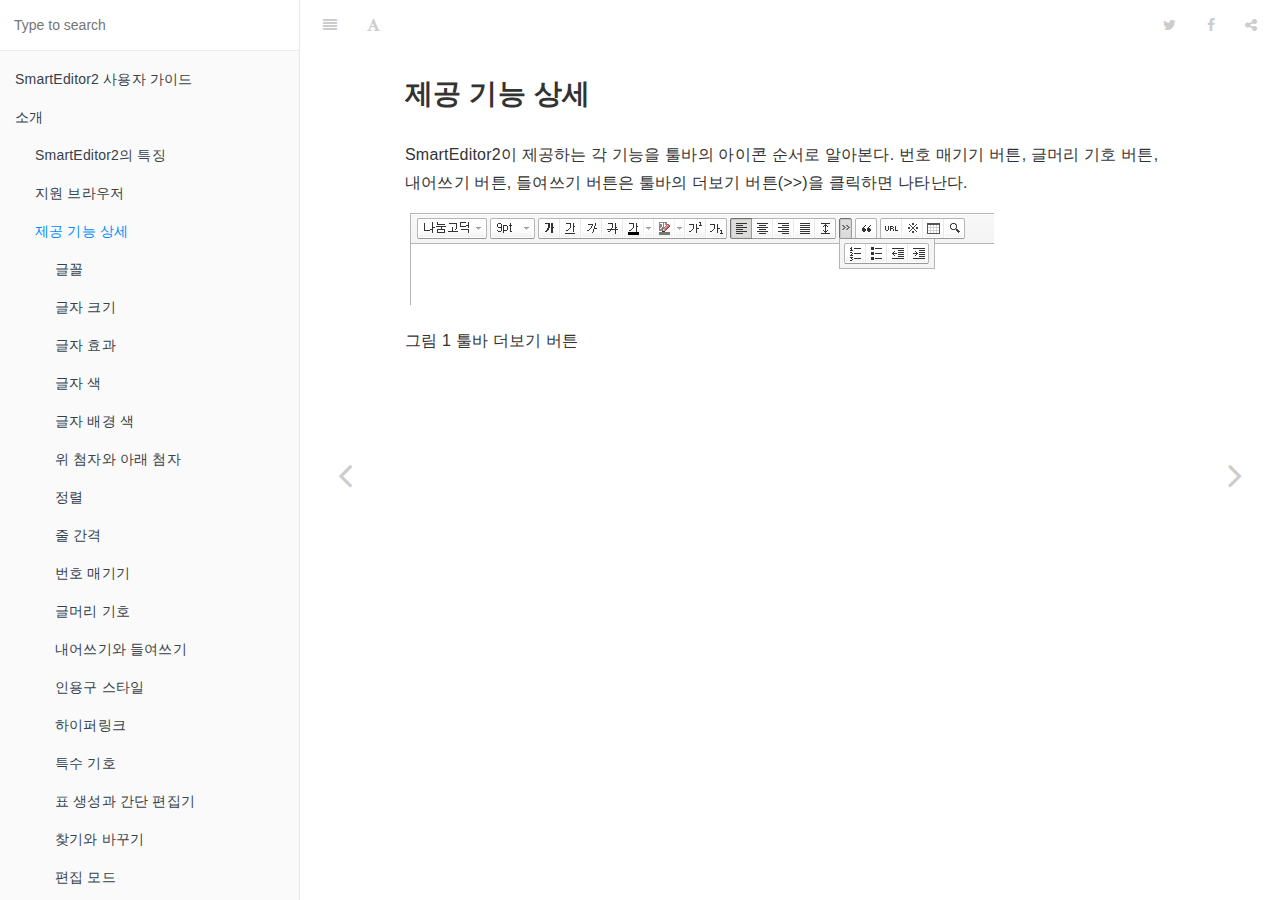
<file: naver-smarteditor2-ca95d21/naver-smarteditor2-ca95d21/user_guide/1_intro/details/index.html>
<!DOCTYPE HTML>
<html lang="" >
    <head>
        <meta charset="UTF-8">
        <meta content="text/html; charset=utf-8" http-equiv="Content-Type">
        <title>제공 기능 상세 · GitBook</title>
        <meta http-equiv="X-UA-Compatible" content="IE=edge" />
        <meta name="description" content="">
        <meta name="generator" content="GitBook 3.2.3">
        
        
        
    
    <link rel="stylesheet" href="../../gitbook/style.css">

    
            
                
                <link rel="stylesheet" href="../../gitbook/gitbook-plugin-highlight/website.css">
                
            
                
                <link rel="stylesheet" href="../../gitbook/gitbook-plugin-search/search.css">
                
            
                
                <link rel="stylesheet" href="../../gitbook/gitbook-plugin-fontsettings/website.css">
                
            
        

    

    
        
    
        
    
        
    
        
    
        
    
        
    

        
    
    
    <meta name="HandheldFriendly" content="true"/>
    <meta name="viewport" content="width=device-width, initial-scale=1, user-scalable=no">
    <meta name="apple-mobile-web-app-capable" content="yes">
    <meta name="apple-mobile-web-app-status-bar-style" content="black">
    <link rel="apple-touch-icon-precomposed" sizes="152x152" href="../../gitbook/images/apple-touch-icon-precomposed-152.png">
    <link rel="shortcut icon" href="../../gitbook/images/favicon.ico" type="image/x-icon">

    
    <link rel="next" href="01.html" />
    
    
    <link rel="prev" href="../browser.html" />
    

    </head>
    <body>
        
<div class="book">
    <div class="book-summary">
        
            
<div id="book-search-input" role="search">
    <input type="text" placeholder="Type to search" />
</div>

            
                <nav role="navigation">
                


<ul class="summary">
    
    

    

    
        
        
    
        <li class="chapter " data-level="1.1" data-path="../../">
            
                <a href="../../">
            
                    
                    SmartEditor2 사용자 가이드
            
                </a>
            

            
        </li>
    
        <li class="chapter " data-level="1.2" data-path="../">
            
                <a href="../">
            
                    
                    소개
            
                </a>
            

            
            <ul class="articles">
                
    
        <li class="chapter " data-level="1.2.1" data-path="../features.html">
            
                <a href="../features.html">
            
                    
                    SmartEditor2의 특징
            
                </a>
            

            
        </li>
    
        <li class="chapter " data-level="1.2.2" data-path="../browser.html">
            
                <a href="../browser.html">
            
                    
                    지원 브라우저
            
                </a>
            

            
        </li>
    
        <li class="chapter active" data-level="1.2.3" data-path="./">
            
                <a href="./">
            
                    
                    제공 기능 상세
            
                </a>
            

            
            <ul class="articles">
                
    
        <li class="chapter " data-level="1.2.3.1" data-path="01.html">
            
                <a href="01.html">
            
                    
                    글꼴
            
                </a>
            

            
        </li>
    
        <li class="chapter " data-level="1.2.3.2" data-path="02.html">
            
                <a href="02.html">
            
                    
                    글자 크기
            
                </a>
            

            
        </li>
    
        <li class="chapter " data-level="1.2.3.3" data-path="03.html">
            
                <a href="03.html">
            
                    
                    글자 효과
            
                </a>
            

            
        </li>
    
        <li class="chapter " data-level="1.2.3.4" data-path="04.html">
            
                <a href="04.html">
            
                    
                    글자 색
            
                </a>
            

            
        </li>
    
        <li class="chapter " data-level="1.2.3.5" data-path="05.html">
            
                <a href="05.html">
            
                    
                    글자 배경 색
            
                </a>
            

            
        </li>
    
        <li class="chapter " data-level="1.2.3.6" data-path="06.html">
            
                <a href="06.html">
            
                    
                    위 첨자와 아래 첨자
            
                </a>
            

            
        </li>
    
        <li class="chapter " data-level="1.2.3.7" data-path="07.html">
            
                <a href="07.html">
            
                    
                    정렬
            
                </a>
            

            
        </li>
    
        <li class="chapter " data-level="1.2.3.8" data-path="08.html">
            
                <a href="08.html">
            
                    
                    줄 간격
            
                </a>
            

            
        </li>
    
        <li class="chapter " data-level="1.2.3.9" data-path="09.html">
            
                <a href="09.html">
            
                    
                    번호 매기기
            
                </a>
            

            
        </li>
    
        <li class="chapter " data-level="1.2.3.10" data-path="10.html">
            
                <a href="10.html">
            
                    
                    글머리 기호
            
                </a>
            

            
        </li>
    
        <li class="chapter " data-level="1.2.3.11" data-path="11.html">
            
                <a href="11.html">
            
                    
                    내어쓰기와 들여쓰기
            
                </a>
            

            
        </li>
    
        <li class="chapter " data-level="1.2.3.12" data-path="12.html">
            
                <a href="12.html">
            
                    
                    인용구 스타일
            
                </a>
            

            
        </li>
    
        <li class="chapter " data-level="1.2.3.13" data-path="13.html">
            
                <a href="13.html">
            
                    
                    하이퍼링크
            
                </a>
            

            
        </li>
    
        <li class="chapter " data-level="1.2.3.14" data-path="14.html">
            
                <a href="14.html">
            
                    
                    특수 기호
            
                </a>
            

            
        </li>
    
        <li class="chapter " data-level="1.2.3.15" data-path="15.html">
            
                <a href="15.html">
            
                    
                    표 생성과 간단 편집기
            
                </a>
            

            
        </li>
    
        <li class="chapter " data-level="1.2.3.16" data-path="16.html">
            
                <a href="16.html">
            
                    
                    찾기와 바꾸기
            
                </a>
            

            
        </li>
    
        <li class="chapter " data-level="1.2.3.17" data-path="17.html">
            
                <a href="17.html">
            
                    
                    편집 모드
            
                </a>
            

            
        </li>
    

            </ul>
            
        </li>
    

            </ul>
            
        </li>
    
        <li class="chapter " data-level="1.3" data-path="../../2_install/">
            
                <a href="../../2_install/">
            
                    
                    설치하기
            
                </a>
            

            
            <ul class="articles">
                
    
        <li class="chapter " data-level="1.3.1" data-path="../../2_install/prerequisite.html">
            
                <a href="../../2_install/prerequisite.html">
            
                    
                    설치 전 확인 사항
            
                </a>
            

            
        </li>
    
        <li class="chapter " data-level="1.3.2" data-path="../../2_install/download.html">
            
                <a href="../../2_install/download.html">
            
                    
                    다운로드
            
                </a>
            

            
        </li>
    
        <li class="chapter " data-level="1.3.3" data-path="../../2_install/structure.html">
            
                <a href="../../2_install/structure.html">
            
                    
                    에디터 구조
            
                </a>
            

            
        </li>
    
        <li class="chapter " data-level="1.3.4" data-path="../../2_install/setting.html">
            
                <a href="../../2_install/setting.html">
            
                    
                    2.0 버전 설치
            
                </a>
            

            
        </li>
    
        <li class="chapter " data-level="1.3.5" data-path="../../2_install/upgrade.html">
            
                <a href="../../2_install/upgrade.html">
            
                    
                    0.3.x 버전에서 업그레이드
            
                </a>
            

            
        </li>
    

            </ul>
            
        </li>
    
        <li class="chapter " data-level="1.4" data-path="../../3_customizing/">
            
                <a href="../../3_customizing/">
            
                    
                    기능 추가 및 변경하기
            
                </a>
            

            
            <ul class="articles">
                
    
        <li class="chapter " data-level="1.4.1" data-path="../../3_customizing/override.html">
            
                <a href="../../3_customizing/override.html">
            
                    
                    기본 클래스 함수 추가 및 변경
            
                </a>
            

            
        </li>
    
        <li class="chapter " data-level="1.4.2" data-path="../../3_customizing/remove.html">
            
                <a href="../../3_customizing/remove.html">
            
                    
                    기본 기능 삭제
            
                </a>
            

            
        </li>
    
        <li class="chapter " data-level="1.4.3" data-path="../../3_customizing/buttons.html">
            
                <a href="../../3_customizing/buttons.html">
            
                    
                    툴바 버튼의 위치 변경과 버튼 제거
            
                </a>
            

            
        </li>
    
        <li class="chapter " data-level="1.4.4" data-path="../../3_customizing/plugins/">
            
                <a href="../../3_customizing/plugins/">
            
                    
                    새로운 기능 추가
            
                </a>
            

            
            <ul class="articles">
                
    
        <li class="chapter " data-level="1.4.4.1" data-path="../../3_customizing/plugins/01.html">
            
                <a href="../../3_customizing/plugins/01.html">
            
                    
                    UI 추가
            
                </a>
            

            
        </li>
    
        <li class="chapter " data-level="1.4.4.2" data-path="../../3_customizing/plugins/02.html">
            
                <a href="../../3_customizing/plugins/02.html">
            
                    
                    플러그인 등록
            
                </a>
            

            
        </li>
    
        <li class="chapter " data-level="1.4.4.3" data-path="../../3_customizing/plugins/03.html">
            
                <a href="../../3_customizing/plugins/03.html">
            
                    
                    플러그인 제작
            
                </a>
            

            
        </li>
    

            </ul>
            
        </li>
    

            </ul>
            
        </li>
    
        <li class="chapter " data-level="1.5" data-path="../../4_photouploader/">
            
                <a href="../../4_photouploader/">
            
                    
                    사진 퀵 업로더
            
                </a>
            

            
            <ul class="articles">
                
    
        <li class="chapter " data-level="1.5.1" data-path="../../4_photouploader/intro.html">
            
                <a href="../../4_photouploader/intro.html">
            
                    
                    소개
            
                </a>
            

            
        </li>
    
        <li class="chapter " data-level="1.5.2" data-path="../../4_photouploader/structure.html">
            
                <a href="../../4_photouploader/structure.html">
            
                    
                    파일 구성
            
                </a>
            

            
        </li>
    
        <li class="chapter " data-level="1.5.3" data-path="../../4_photouploader/install/">
            
                <a href="../../4_photouploader/install/">
            
                    
                    설치하기
            
                </a>
            

            
            <ul class="articles">
                
    
        <li class="chapter " data-level="1.5.3.1" data-path="../../4_photouploader/install/01.html">
            
                <a href="../../4_photouploader/install/01.html">
            
                    
                    사진 플러그인 추가
            
                </a>
            

            
        </li>
    
        <li class="chapter " data-level="1.5.3.2" data-path="../../4_photouploader/install/02.html">
            
                <a href="../../4_photouploader/install/02.html">
            
                    
                    툴바에 사진 버튼 추가
            
                </a>
            

            
        </li>
    
        <li class="chapter " data-level="1.5.3.3" data-path="../../4_photouploader/install/03.html">
            
                <a href="../../4_photouploader/install/03.html">
            
                    
                    PHP 서버 설정
            
                </a>
            

            
        </li>
    
        <li class="chapter " data-level="1.5.3.4" data-path="../../4_photouploader/install/04.html">
            
                <a href="../../4_photouploader/install/04.html">
            
                    
                    팝업 JavaScript 수정
            
                </a>
            

            
        </li>
    
        <li class="chapter " data-level="1.5.3.5" data-path="../../4_photouploader/install/05.html">
            
                <a href="../../4_photouploader/install/05.html">
            
                    
                    사진 퀵 업로더 사용해 보기
            
                </a>
            

            
        </li>
    

            </ul>
            
        </li>
    

            </ul>
            
        </li>
    
        <li class="chapter " data-level="1.6" data-path="../../5_fileuploader/">
            
                <a href="../../5_fileuploader/">
            
                    
                    부록. jindo.FileUploader
            
                </a>
            

            
            <ul class="articles">
                
    
        <li class="chapter " data-level="1.6.1" data-path="../../5_fileuploader/features.html">
            
                <a href="../../5_fileuploader/features.html">
            
                    
                    jindo.5_fileuploader의 특징
            
                </a>
            

            
        </li>
    
        <li class="chapter " data-level="1.6.2" data-path="../../5_fileuploader/init.html">
            
                <a href="../../5_fileuploader/init.html">
            
                    
                    초기화
            
                </a>
            

            
        </li>
    
        <li class="chapter " data-level="1.6.3" data-path="../../5_fileuploader/workflow.html">
            
                <a href="../../5_fileuploader/workflow.html">
            
                    
                    요청 수행 과정
            
                </a>
            

            
        </li>
    
        <li class="chapter " data-level="1.6.4" data-path="../../5_fileuploader/events.html">
            
                <a href="../../5_fileuploader/events.html">
            
                    
                    커스텀 이벤트
            
                </a>
            

            
        </li>
    
        <li class="chapter " data-level="1.6.5" data-path="../../5_fileuploader/methods.html">
            
                <a href="../../5_fileuploader/methods.html">
            
                    
                    메서드
            
                </a>
            

            
        </li>
    

            </ul>
            
        </li>
    

    

    <li class="divider"></li>

    <li>
        <a href="https://www.gitbook.com" target="blank" class="gitbook-link">
            Published with GitBook
        </a>
    </li>
</ul>


                </nav>
            
        
    </div>

    <div class="book-body">
        
            <div class="body-inner">
                
                    

<div class="book-header" role="navigation">
    

    <!-- Title -->
    <h1>
        <i class="fa fa-circle-o-notch fa-spin"></i>
        <a href="../.." >제공 기능 상세</a>
    </h1>
</div>




                    <div class="page-wrapper" tabindex="-1" role="main">
                        <div class="page-inner">
                            
<div id="book-search-results">
    <div class="search-noresults">
    
                                <section class="normal markdown-section">
                                
                                <h2 id="&#xC81C;&#xACF5;-&#xAE30;&#xB2A5;-&#xC0C1;&#xC138;">&#xC81C;&#xACF5; &#xAE30;&#xB2A5; &#xC0C1;&#xC138;</h2>
<p>SmartEditor2&#xC774; &#xC81C;&#xACF5;&#xD558;&#xB294; &#xAC01; &#xAE30;&#xB2A5;&#xC744; &#xD234;&#xBC14;&#xC758; &#xC544;&#xC774;&#xCF58; &#xC21C;&#xC11C;&#xB85C; &#xC54C;&#xC544;&#xBCF8;&#xB2E4;. &#xBC88;&#xD638; &#xB9E4;&#xAE30;&#xAE30; &#xBC84;&#xD2BC;, &#xAE00;&#xBA38;&#xB9AC; &#xAE30;&#xD638; &#xBC84;&#xD2BC;, &#xB0B4;&#xC5B4;&#xC4F0;&#xAE30; &#xBC84;&#xD2BC;, &#xB4E4;&#xC5EC;&#xC4F0;&#xAE30; &#xBC84;&#xD2BC;&#xC740; &#xD234;&#xBC14;&#xC758; &#xB354;&#xBCF4;&#xAE30; &#xBC84;&#xD2BC;(&gt;&gt;)&#xC744; &#xD074;&#xB9AD;&#xD558;&#xBA74; &#xB098;&#xD0C0;&#xB09C;&#xB2E4;.</p>
<p><img src="../../assets/toolbarmore.png" alt="toolbar_more.png"></p>
<p>&#xADF8;&#xB9BC; 1 &#xD234;&#xBC14; &#xB354;&#xBCF4;&#xAE30; &#xBC84;&#xD2BC;</p>

                                
                                </section>
                            
    </div>
    <div class="search-results">
        <div class="has-results">
            
            <h1 class="search-results-title"><span class='search-results-count'></span> results matching "<span class='search-query'></span>"</h1>
            <ul class="search-results-list"></ul>
            
        </div>
        <div class="no-results">
            
            <h1 class="search-results-title">No results matching "<span class='search-query'></span>"</h1>
            
        </div>
    </div>
</div>

                        </div>
                    </div>
                
            </div>

            
                
                <a href="../browser.html" class="navigation navigation-prev " aria-label="Previous page: 지원 브라우저">
                    <i class="fa fa-angle-left"></i>
                </a>
                
                
                <a href="01.html" class="navigation navigation-next " aria-label="Next page: 글꼴">
                    <i class="fa fa-angle-right"></i>
                </a>
                
            
        
    </div>

    <script>
        var gitbook = gitbook || [];
        gitbook.push(function() {
            gitbook.page.hasChanged({"page":{"title":"제공 기능 상세","level":"1.2.3","depth":2,"next":{"title":"글꼴","level":"1.2.3.1","depth":3,"path":"1_intro/details/01.md","ref":"1_intro/details/01.md","articles":[]},"previous":{"title":"지원 브라우저","level":"1.2.2","depth":2,"path":"1_intro/browser.md","ref":"1_intro/browser.md","articles":[]},"dir":"ltr"},"config":{"gitbook":"*","theme":"default","variables":{},"plugins":[],"pluginsConfig":{"highlight":{},"search":{},"lunr":{"maxIndexSize":1000000,"ignoreSpecialCharacters":false},"sharing":{"facebook":true,"twitter":true,"google":false,"weibo":false,"instapaper":false,"vk":false,"all":["facebook","google","twitter","weibo","instapaper"]},"fontsettings":{"theme":"white","family":"sans","size":2},"theme-default":{"styles":{"website":"styles/website.css","pdf":"styles/pdf.css","epub":"styles/epub.css","mobi":"styles/mobi.css","ebook":"styles/ebook.css","print":"styles/print.css"},"showLevel":false}},"structure":{"langs":"LANGS.md","readme":"README.md","glossary":"GLOSSARY.md","summary":"SUMMARY.md"},"pdf":{"pageNumbers":true,"fontSize":12,"fontFamily":"Arial","paperSize":"a4","chapterMark":"pagebreak","pageBreaksBefore":"/","margin":{"right":62,"left":62,"top":56,"bottom":56}},"styles":{"website":"styles/website.css","pdf":"styles/pdf.css","epub":"styles/epub.css","mobi":"styles/mobi.css","ebook":"styles/ebook.css","print":"styles/print.css"}},"file":{"path":"1_intro/details/README.md","mtime":"2019-08-10T13:53:18.702Z","type":"markdown"},"gitbook":{"version":"3.2.3","time":"2019-08-10T14:14:20.248Z"},"basePath":"../..","book":{"language":""}});
        });
    </script>
</div>

        
    <script src="../../gitbook/gitbook.js"></script>
    <script src="../../gitbook/theme.js"></script>
    
        
        <script src="../../gitbook/gitbook-plugin-search/search-engine.js"></script>
        
    
        
        <script src="../../gitbook/gitbook-plugin-search/search.js"></script>
        
    
        
        <script src="../../gitbook/gitbook-plugin-lunr/lunr.min.js"></script>
        
    
        
        <script src="../../gitbook/gitbook-plugin-lunr/search-lunr.js"></script>
        
    
        
        <script src="../../gitbook/gitbook-plugin-sharing/buttons.js"></script>
        
    
        
        <script src="../../gitbook/gitbook-plugin-fontsettings/fontsettings.js"></script>
        
    

    </body>
</html>
</file>
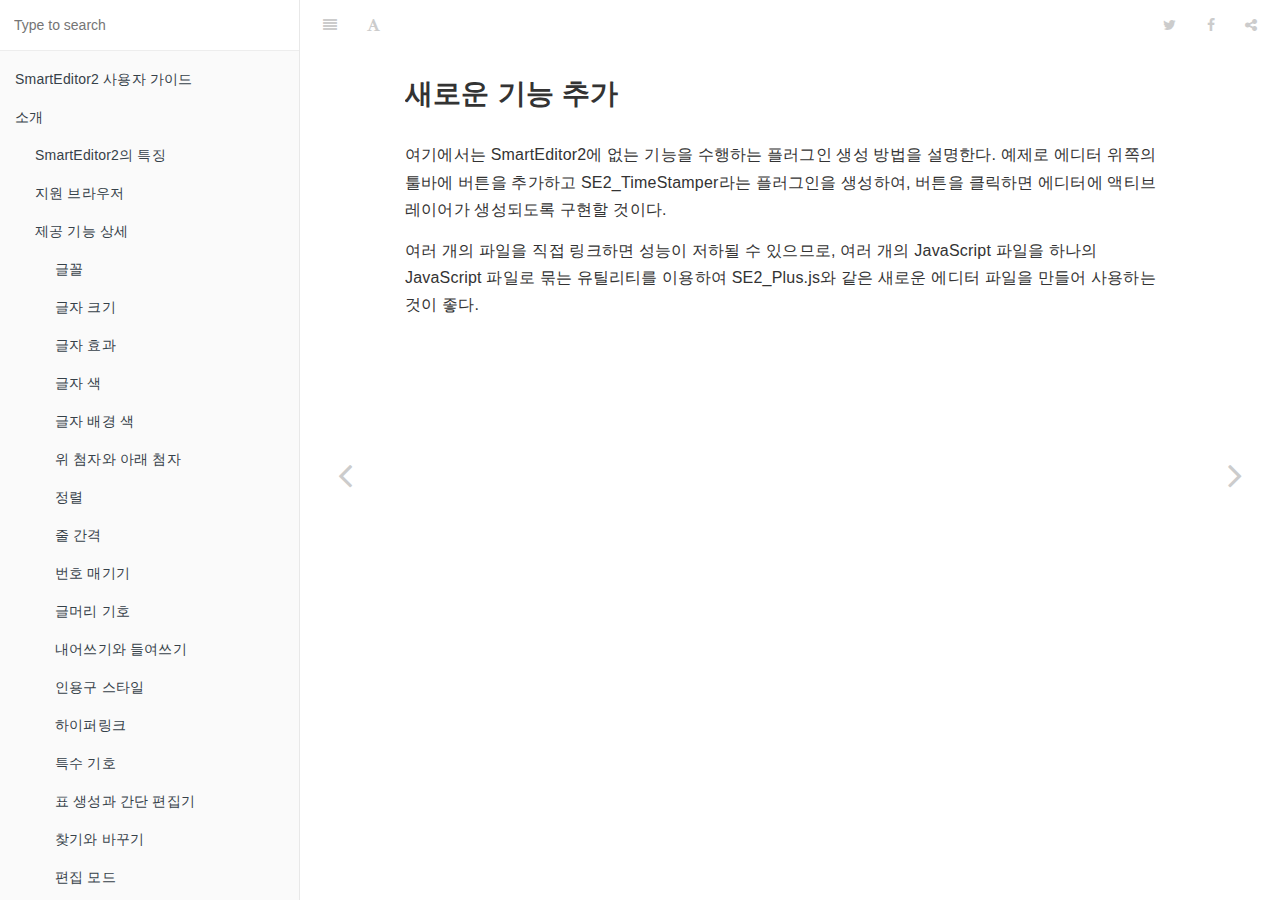
<file: naver-smarteditor2-ca95d21/naver-smarteditor2-ca95d21/user_guide/3_customizing/plugins/index.html>
<!DOCTYPE HTML>
<html lang="" >
    <head>
        <meta charset="UTF-8">
        <meta content="text/html; charset=utf-8" http-equiv="Content-Type">
        <title>새로운 기능 추가 · GitBook</title>
        <meta http-equiv="X-UA-Compatible" content="IE=edge" />
        <meta name="description" content="">
        <meta name="generator" content="GitBook 3.2.3">
        
        
        
    
    <link rel="stylesheet" href="../../gitbook/style.css">

    
            
                
                <link rel="stylesheet" href="../../gitbook/gitbook-plugin-highlight/website.css">
                
            
                
                <link rel="stylesheet" href="../../gitbook/gitbook-plugin-search/search.css">
                
            
                
                <link rel="stylesheet" href="../../gitbook/gitbook-plugin-fontsettings/website.css">
                
            
        

    

    
        
    
        
    
        
    
        
    
        
    
        
    

        
    
    
    <meta name="HandheldFriendly" content="true"/>
    <meta name="viewport" content="width=device-width, initial-scale=1, user-scalable=no">
    <meta name="apple-mobile-web-app-capable" content="yes">
    <meta name="apple-mobile-web-app-status-bar-style" content="black">
    <link rel="apple-touch-icon-precomposed" sizes="152x152" href="../../gitbook/images/apple-touch-icon-precomposed-152.png">
    <link rel="shortcut icon" href="../../gitbook/images/favicon.ico" type="image/x-icon">

    
    <link rel="next" href="01.html" />
    
    
    <link rel="prev" href="../buttons.html" />
    

    </head>
    <body>
        
<div class="book">
    <div class="book-summary">
        
            
<div id="book-search-input" role="search">
    <input type="text" placeholder="Type to search" />
</div>

            
                <nav role="navigation">
                


<ul class="summary">
    
    

    

    
        
        
    
        <li class="chapter " data-level="1.1" data-path="../../">
            
                <a href="../../">
            
                    
                    SmartEditor2 사용자 가이드
            
                </a>
            

            
        </li>
    
        <li class="chapter " data-level="1.2" data-path="../../1_intro/">
            
                <a href="../../1_intro/">
            
                    
                    소개
            
                </a>
            

            
            <ul class="articles">
                
    
        <li class="chapter " data-level="1.2.1" data-path="../../1_intro/features.html">
            
                <a href="../../1_intro/features.html">
            
                    
                    SmartEditor2의 특징
            
                </a>
            

            
        </li>
    
        <li class="chapter " data-level="1.2.2" data-path="../../1_intro/browser.html">
            
                <a href="../../1_intro/browser.html">
            
                    
                    지원 브라우저
            
                </a>
            

            
        </li>
    
        <li class="chapter " data-level="1.2.3" data-path="../../1_intro/details/">
            
                <a href="../../1_intro/details/">
            
                    
                    제공 기능 상세
            
                </a>
            

            
            <ul class="articles">
                
    
        <li class="chapter " data-level="1.2.3.1" data-path="../../1_intro/details/01.html">
            
                <a href="../../1_intro/details/01.html">
            
                    
                    글꼴
            
                </a>
            

            
        </li>
    
        <li class="chapter " data-level="1.2.3.2" data-path="../../1_intro/details/02.html">
            
                <a href="../../1_intro/details/02.html">
            
                    
                    글자 크기
            
                </a>
            

            
        </li>
    
        <li class="chapter " data-level="1.2.3.3" data-path="../../1_intro/details/03.html">
            
                <a href="../../1_intro/details/03.html">
            
                    
                    글자 효과
            
                </a>
            

            
        </li>
    
        <li class="chapter " data-level="1.2.3.4" data-path="../../1_intro/details/04.html">
            
                <a href="../../1_intro/details/04.html">
            
                    
                    글자 색
            
                </a>
            

            
        </li>
    
        <li class="chapter " data-level="1.2.3.5" data-path="../../1_intro/details/05.html">
            
                <a href="../../1_intro/details/05.html">
            
                    
                    글자 배경 색
            
                </a>
            

            
        </li>
    
        <li class="chapter " data-level="1.2.3.6" data-path="../../1_intro/details/06.html">
            
                <a href="../../1_intro/details/06.html">
            
                    
                    위 첨자와 아래 첨자
            
                </a>
            

            
        </li>
    
        <li class="chapter " data-level="1.2.3.7" data-path="../../1_intro/details/07.html">
            
                <a href="../../1_intro/details/07.html">
            
                    
                    정렬
            
                </a>
            

            
        </li>
    
        <li class="chapter " data-level="1.2.3.8" data-path="../../1_intro/details/08.html">
            
                <a href="../../1_intro/details/08.html">
            
                    
                    줄 간격
            
                </a>
            

            
        </li>
    
        <li class="chapter " data-level="1.2.3.9" data-path="../../1_intro/details/09.html">
            
                <a href="../../1_intro/details/09.html">
            
                    
                    번호 매기기
            
                </a>
            

            
        </li>
    
        <li class="chapter " data-level="1.2.3.10" data-path="../../1_intro/details/10.html">
            
                <a href="../../1_intro/details/10.html">
            
                    
                    글머리 기호
            
                </a>
            

            
        </li>
    
        <li class="chapter " data-level="1.2.3.11" data-path="../../1_intro/details/11.html">
            
                <a href="../../1_intro/details/11.html">
            
                    
                    내어쓰기와 들여쓰기
            
                </a>
            

            
        </li>
    
        <li class="chapter " data-level="1.2.3.12" data-path="../../1_intro/details/12.html">
            
                <a href="../../1_intro/details/12.html">
            
                    
                    인용구 스타일
            
                </a>
            

            
        </li>
    
        <li class="chapter " data-level="1.2.3.13" data-path="../../1_intro/details/13.html">
            
                <a href="../../1_intro/details/13.html">
            
                    
                    하이퍼링크
            
                </a>
            

            
        </li>
    
        <li class="chapter " data-level="1.2.3.14" data-path="../../1_intro/details/14.html">
            
                <a href="../../1_intro/details/14.html">
            
                    
                    특수 기호
            
                </a>
            

            
        </li>
    
        <li class="chapter " data-level="1.2.3.15" data-path="../../1_intro/details/15.html">
            
                <a href="../../1_intro/details/15.html">
            
                    
                    표 생성과 간단 편집기
            
                </a>
            

            
        </li>
    
        <li class="chapter " data-level="1.2.3.16" data-path="../../1_intro/details/16.html">
            
                <a href="../../1_intro/details/16.html">
            
                    
                    찾기와 바꾸기
            
                </a>
            

            
        </li>
    
        <li class="chapter " data-level="1.2.3.17" data-path="../../1_intro/details/17.html">
            
                <a href="../../1_intro/details/17.html">
            
                    
                    편집 모드
            
                </a>
            

            
        </li>
    

            </ul>
            
        </li>
    

            </ul>
            
        </li>
    
        <li class="chapter " data-level="1.3" data-path="../../2_install/">
            
                <a href="../../2_install/">
            
                    
                    설치하기
            
                </a>
            

            
            <ul class="articles">
                
    
        <li class="chapter " data-level="1.3.1" data-path="../../2_install/prerequisite.html">
            
                <a href="../../2_install/prerequisite.html">
            
                    
                    설치 전 확인 사항
            
                </a>
            

            
        </li>
    
        <li class="chapter " data-level="1.3.2" data-path="../../2_install/download.html">
            
                <a href="../../2_install/download.html">
            
                    
                    다운로드
            
                </a>
            

            
        </li>
    
        <li class="chapter " data-level="1.3.3" data-path="../../2_install/structure.html">
            
                <a href="../../2_install/structure.html">
            
                    
                    에디터 구조
            
                </a>
            

            
        </li>
    
        <li class="chapter " data-level="1.3.4" data-path="../../2_install/setting.html">
            
                <a href="../../2_install/setting.html">
            
                    
                    2.0 버전 설치
            
                </a>
            

            
        </li>
    
        <li class="chapter " data-level="1.3.5" data-path="../../2_install/upgrade.html">
            
                <a href="../../2_install/upgrade.html">
            
                    
                    0.3.x 버전에서 업그레이드
            
                </a>
            

            
        </li>
    

            </ul>
            
        </li>
    
        <li class="chapter " data-level="1.4" data-path="../">
            
                <a href="../">
            
                    
                    기능 추가 및 변경하기
            
                </a>
            

            
            <ul class="articles">
                
    
        <li class="chapter " data-level="1.4.1" data-path="../override.html">
            
                <a href="../override.html">
            
                    
                    기본 클래스 함수 추가 및 변경
            
                </a>
            

            
        </li>
    
        <li class="chapter " data-level="1.4.2" data-path="../remove.html">
            
                <a href="../remove.html">
            
                    
                    기본 기능 삭제
            
                </a>
            

            
        </li>
    
        <li class="chapter " data-level="1.4.3" data-path="../buttons.html">
            
                <a href="../buttons.html">
            
                    
                    툴바 버튼의 위치 변경과 버튼 제거
            
                </a>
            

            
        </li>
    
        <li class="chapter active" data-level="1.4.4" data-path="./">
            
                <a href="./">
            
                    
                    새로운 기능 추가
            
                </a>
            

            
            <ul class="articles">
                
    
        <li class="chapter " data-level="1.4.4.1" data-path="01.html">
            
                <a href="01.html">
            
                    
                    UI 추가
            
                </a>
            

            
        </li>
    
        <li class="chapter " data-level="1.4.4.2" data-path="02.html">
            
                <a href="02.html">
            
                    
                    플러그인 등록
            
                </a>
            

            
        </li>
    
        <li class="chapter " data-level="1.4.4.3" data-path="03.html">
            
                <a href="03.html">
            
                    
                    플러그인 제작
            
                </a>
            

            
        </li>
    

            </ul>
            
        </li>
    

            </ul>
            
        </li>
    
        <li class="chapter " data-level="1.5" data-path="../../4_photouploader/">
            
                <a href="../../4_photouploader/">
            
                    
                    사진 퀵 업로더
            
                </a>
            

            
            <ul class="articles">
                
    
        <li class="chapter " data-level="1.5.1" data-path="../../4_photouploader/intro.html">
            
                <a href="../../4_photouploader/intro.html">
            
                    
                    소개
            
                </a>
            

            
        </li>
    
        <li class="chapter " data-level="1.5.2" data-path="../../4_photouploader/structure.html">
            
                <a href="../../4_photouploader/structure.html">
            
                    
                    파일 구성
            
                </a>
            

            
        </li>
    
        <li class="chapter " data-level="1.5.3" data-path="../../4_photouploader/install/">
            
                <a href="../../4_photouploader/install/">
            
                    
                    설치하기
            
                </a>
            

            
            <ul class="articles">
                
    
        <li class="chapter " data-level="1.5.3.1" data-path="../../4_photouploader/install/01.html">
            
                <a href="../../4_photouploader/install/01.html">
            
                    
                    사진 플러그인 추가
            
                </a>
            

            
        </li>
    
        <li class="chapter " data-level="1.5.3.2" data-path="../../4_photouploader/install/02.html">
            
                <a href="../../4_photouploader/install/02.html">
            
                    
                    툴바에 사진 버튼 추가
            
                </a>
            

            
        </li>
    
        <li class="chapter " data-level="1.5.3.3" data-path="../../4_photouploader/install/03.html">
            
                <a href="../../4_photouploader/install/03.html">
            
                    
                    PHP 서버 설정
            
                </a>
            

            
        </li>
    
        <li class="chapter " data-level="1.5.3.4" data-path="../../4_photouploader/install/04.html">
            
                <a href="../../4_photouploader/install/04.html">
            
                    
                    팝업 JavaScript 수정
            
                </a>
            

            
        </li>
    
        <li class="chapter " data-level="1.5.3.5" data-path="../../4_photouploader/install/05.html">
            
                <a href="../../4_photouploader/install/05.html">
            
                    
                    사진 퀵 업로더 사용해 보기
            
                </a>
            

            
        </li>
    

            </ul>
            
        </li>
    

            </ul>
            
        </li>
    
        <li class="chapter " data-level="1.6" data-path="../../5_fileuploader/">
            
                <a href="../../5_fileuploader/">
            
                    
                    부록. jindo.FileUploader
            
                </a>
            

            
            <ul class="articles">
                
    
        <li class="chapter " data-level="1.6.1" data-path="../../5_fileuploader/features.html">
            
                <a href="../../5_fileuploader/features.html">
            
                    
                    jindo.5_fileuploader의 특징
            
                </a>
            

            
        </li>
    
        <li class="chapter " data-level="1.6.2" data-path="../../5_fileuploader/init.html">
            
                <a href="../../5_fileuploader/init.html">
            
                    
                    초기화
            
                </a>
            

            
        </li>
    
        <li class="chapter " data-level="1.6.3" data-path="../../5_fileuploader/workflow.html">
            
                <a href="../../5_fileuploader/workflow.html">
            
                    
                    요청 수행 과정
            
                </a>
            

            
        </li>
    
        <li class="chapter " data-level="1.6.4" data-path="../../5_fileuploader/events.html">
            
                <a href="../../5_fileuploader/events.html">
            
                    
                    커스텀 이벤트
            
                </a>
            

            
        </li>
    
        <li class="chapter " data-level="1.6.5" data-path="../../5_fileuploader/methods.html">
            
                <a href="../../5_fileuploader/methods.html">
            
                    
                    메서드
            
                </a>
            

            
        </li>
    

            </ul>
            
        </li>
    

    

    <li class="divider"></li>

    <li>
        <a href="https://www.gitbook.com" target="blank" class="gitbook-link">
            Published with GitBook
        </a>
    </li>
</ul>


                </nav>
            
        
    </div>

    <div class="book-body">
        
            <div class="body-inner">
                
                    

<div class="book-header" role="navigation">
    

    <!-- Title -->
    <h1>
        <i class="fa fa-circle-o-notch fa-spin"></i>
        <a href="../.." >새로운 기능 추가</a>
    </h1>
</div>




                    <div class="page-wrapper" tabindex="-1" role="main">
                        <div class="page-inner">
                            
<div id="book-search-results">
    <div class="search-noresults">
    
                                <section class="normal markdown-section">
                                
                                <h2 id="&#xC0C8;&#xB85C;&#xC6B4;-&#xAE30;&#xB2A5;-&#xCD94;&#xAC00;">&#xC0C8;&#xB85C;&#xC6B4; &#xAE30;&#xB2A5; &#xCD94;&#xAC00;</h2>
<p>&#xC5EC;&#xAE30;&#xC5D0;&#xC11C;&#xB294; SmartEditor2&#xC5D0; &#xC5C6;&#xB294; &#xAE30;&#xB2A5;&#xC744; &#xC218;&#xD589;&#xD558;&#xB294; &#xD50C;&#xB7EC;&#xADF8;&#xC778; &#xC0DD;&#xC131; &#xBC29;&#xBC95;&#xC744; &#xC124;&#xBA85;&#xD55C;&#xB2E4;. &#xC608;&#xC81C;&#xB85C; &#xC5D0;&#xB514;&#xD130; &#xC704;&#xCABD;&#xC758; &#xD234;&#xBC14;&#xC5D0; &#xBC84;&#xD2BC;&#xC744; &#xCD94;&#xAC00;&#xD558;&#xACE0; SE2_TimeStamper&#xB77C;&#xB294; &#xD50C;&#xB7EC;&#xADF8;&#xC778;&#xC744; &#xC0DD;&#xC131;&#xD558;&#xC5EC;, &#xBC84;&#xD2BC;&#xC744; &#xD074;&#xB9AD;&#xD558;&#xBA74; &#xC5D0;&#xB514;&#xD130;&#xC5D0; &#xC561;&#xD2F0;&#xBE0C; &#xB808;&#xC774;&#xC5B4;&#xAC00; &#xC0DD;&#xC131;&#xB418;&#xB3C4;&#xB85D; &#xAD6C;&#xD604;&#xD560; &#xAC83;&#xC774;&#xB2E4;.</p>
<p>&#xC5EC;&#xB7EC; &#xAC1C;&#xC758; &#xD30C;&#xC77C;&#xC744; &#xC9C1;&#xC811; &#xB9C1;&#xD06C;&#xD558;&#xBA74; &#xC131;&#xB2A5;&#xC774; &#xC800;&#xD558;&#xB420; &#xC218; &#xC788;&#xC73C;&#xBBC0;&#xB85C;, &#xC5EC;&#xB7EC; &#xAC1C;&#xC758; JavaScript &#xD30C;&#xC77C;&#xC744; &#xD558;&#xB098;&#xC758; JavaScript &#xD30C;&#xC77C;&#xB85C; &#xBB36;&#xB294; &#xC720;&#xD2F8;&#xB9AC;&#xD2F0;&#xB97C; &#xC774;&#xC6A9;&#xD558;&#xC5EC; SE2_Plus.js&#xC640; &#xAC19;&#xC740; &#xC0C8;&#xB85C;&#xC6B4; &#xC5D0;&#xB514;&#xD130; &#xD30C;&#xC77C;&#xC744; &#xB9CC;&#xB4E4;&#xC5B4; &#xC0AC;&#xC6A9;&#xD558;&#xB294; &#xAC83;&#xC774; &#xC88B;&#xB2E4;.</p>

                                
                                </section>
                            
    </div>
    <div class="search-results">
        <div class="has-results">
            
            <h1 class="search-results-title"><span class='search-results-count'></span> results matching "<span class='search-query'></span>"</h1>
            <ul class="search-results-list"></ul>
            
        </div>
        <div class="no-results">
            
            <h1 class="search-results-title">No results matching "<span class='search-query'></span>"</h1>
            
        </div>
    </div>
</div>

                        </div>
                    </div>
                
            </div>

            
                
                <a href="../buttons.html" class="navigation navigation-prev " aria-label="Previous page: 툴바 버튼의 위치 변경과 버튼 제거">
                    <i class="fa fa-angle-left"></i>
                </a>
                
                
                <a href="01.html" class="navigation navigation-next " aria-label="Next page: UI 추가">
                    <i class="fa fa-angle-right"></i>
                </a>
                
            
        
    </div>

    <script>
        var gitbook = gitbook || [];
        gitbook.push(function() {
            gitbook.page.hasChanged({"page":{"title":"새로운 기능 추가","level":"1.4.4","depth":2,"next":{"title":"UI 추가","level":"1.4.4.1","depth":3,"path":"3_customizing/plugins/01.md","ref":"3_customizing/plugins/01.md","articles":[]},"previous":{"title":"툴바 버튼의 위치 변경과 버튼 제거","level":"1.4.3","depth":2,"path":"3_customizing/buttons.md","ref":"3_customizing/buttons.md","articles":[]},"dir":"ltr"},"config":{"gitbook":"*","theme":"default","variables":{},"plugins":[],"pluginsConfig":{"highlight":{},"search":{},"lunr":{"maxIndexSize":1000000,"ignoreSpecialCharacters":false},"sharing":{"facebook":true,"twitter":true,"google":false,"weibo":false,"instapaper":false,"vk":false,"all":["facebook","google","twitter","weibo","instapaper"]},"fontsettings":{"theme":"white","family":"sans","size":2},"theme-default":{"styles":{"website":"styles/website.css","pdf":"styles/pdf.css","epub":"styles/epub.css","mobi":"styles/mobi.css","ebook":"styles/ebook.css","print":"styles/print.css"},"showLevel":false}},"structure":{"langs":"LANGS.md","readme":"README.md","glossary":"GLOSSARY.md","summary":"SUMMARY.md"},"pdf":{"pageNumbers":true,"fontSize":12,"fontFamily":"Arial","paperSize":"a4","chapterMark":"pagebreak","pageBreaksBefore":"/","margin":{"right":62,"left":62,"top":56,"bottom":56}},"styles":{"website":"styles/website.css","pdf":"styles/pdf.css","epub":"styles/epub.css","mobi":"styles/mobi.css","ebook":"styles/ebook.css","print":"styles/print.css"}},"file":{"path":"3_customizing/plugins/README.md","mtime":"2019-08-10T13:53:18.710Z","type":"markdown"},"gitbook":{"version":"3.2.3","time":"2019-08-10T14:14:20.248Z"},"basePath":"../..","book":{"language":""}});
        });
    </script>
</div>

        
    <script src="../../gitbook/gitbook.js"></script>
    <script src="../../gitbook/theme.js"></script>
    
        
        <script src="../../gitbook/gitbook-plugin-search/search-engine.js"></script>
        
    
        
        <script src="../../gitbook/gitbook-plugin-search/search.js"></script>
        
    
        
        <script src="../../gitbook/gitbook-plugin-lunr/lunr.min.js"></script>
        
    
        
        <script src="../../gitbook/gitbook-plugin-lunr/search-lunr.js"></script>
        
    
        
        <script src="../../gitbook/gitbook-plugin-sharing/buttons.js"></script>
        
    
        
        <script src="../../gitbook/gitbook-plugin-fontsettings/fontsettings.js"></script>
        
    

    </body>
</html>
</file>
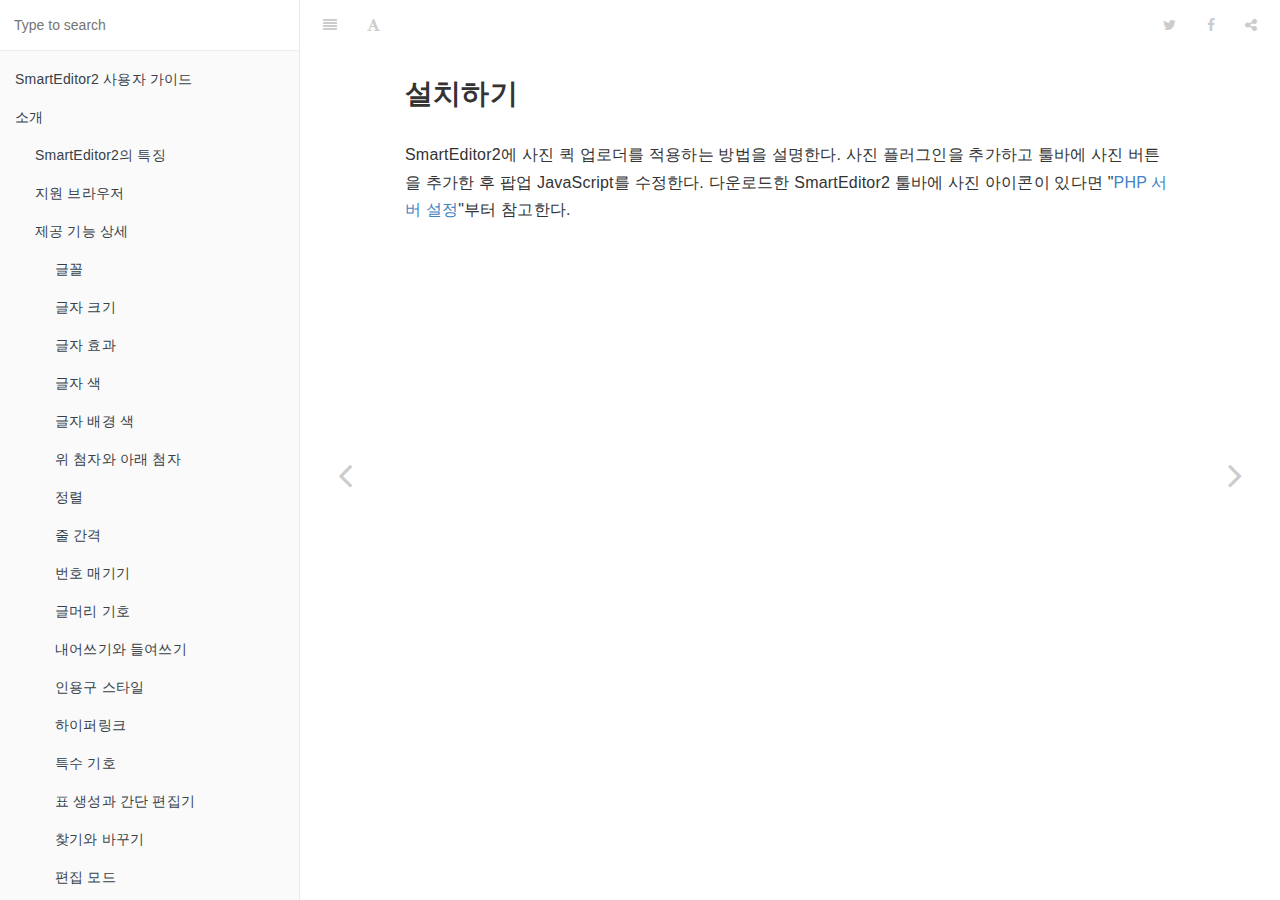
<file: naver-smarteditor2-ca95d21/naver-smarteditor2-ca95d21/user_guide/4_photouploader/install/index.html>
<!DOCTYPE HTML>
<html lang="" >
    <head>
        <meta charset="UTF-8">
        <meta content="text/html; charset=utf-8" http-equiv="Content-Type">
        <title>설치하기 · GitBook</title>
        <meta http-equiv="X-UA-Compatible" content="IE=edge" />
        <meta name="description" content="">
        <meta name="generator" content="GitBook 3.2.3">
        
        
        
    
    <link rel="stylesheet" href="../../gitbook/style.css">

    
            
                
                <link rel="stylesheet" href="../../gitbook/gitbook-plugin-highlight/website.css">
                
            
                
                <link rel="stylesheet" href="../../gitbook/gitbook-plugin-search/search.css">
                
            
                
                <link rel="stylesheet" href="../../gitbook/gitbook-plugin-fontsettings/website.css">
                
            
        

    

    
        
    
        
    
        
    
        
    
        
    
        
    

        
    
    
    <meta name="HandheldFriendly" content="true"/>
    <meta name="viewport" content="width=device-width, initial-scale=1, user-scalable=no">
    <meta name="apple-mobile-web-app-capable" content="yes">
    <meta name="apple-mobile-web-app-status-bar-style" content="black">
    <link rel="apple-touch-icon-precomposed" sizes="152x152" href="../../gitbook/images/apple-touch-icon-precomposed-152.png">
    <link rel="shortcut icon" href="../../gitbook/images/favicon.ico" type="image/x-icon">

    
    <link rel="next" href="01.html" />
    
    
    <link rel="prev" href="../structure.html" />
    

    </head>
    <body>
        
<div class="book">
    <div class="book-summary">
        
            
<div id="book-search-input" role="search">
    <input type="text" placeholder="Type to search" />
</div>

            
                <nav role="navigation">
                


<ul class="summary">
    
    

    

    
        
        
    
        <li class="chapter " data-level="1.1" data-path="../../">
            
                <a href="../../">
            
                    
                    SmartEditor2 사용자 가이드
            
                </a>
            

            
        </li>
    
        <li class="chapter " data-level="1.2" data-path="../../1_intro/">
            
                <a href="../../1_intro/">
            
                    
                    소개
            
                </a>
            

            
            <ul class="articles">
                
    
        <li class="chapter " data-level="1.2.1" data-path="../../1_intro/features.html">
            
                <a href="../../1_intro/features.html">
            
                    
                    SmartEditor2의 특징
            
                </a>
            

            
        </li>
    
        <li class="chapter " data-level="1.2.2" data-path="../../1_intro/browser.html">
            
                <a href="../../1_intro/browser.html">
            
                    
                    지원 브라우저
            
                </a>
            

            
        </li>
    
        <li class="chapter " data-level="1.2.3" data-path="../../1_intro/details/">
            
                <a href="../../1_intro/details/">
            
                    
                    제공 기능 상세
            
                </a>
            

            
            <ul class="articles">
                
    
        <li class="chapter " data-level="1.2.3.1" data-path="../../1_intro/details/01.html">
            
                <a href="../../1_intro/details/01.html">
            
                    
                    글꼴
            
                </a>
            

            
        </li>
    
        <li class="chapter " data-level="1.2.3.2" data-path="../../1_intro/details/02.html">
            
                <a href="../../1_intro/details/02.html">
            
                    
                    글자 크기
            
                </a>
            

            
        </li>
    
        <li class="chapter " data-level="1.2.3.3" data-path="../../1_intro/details/03.html">
            
                <a href="../../1_intro/details/03.html">
            
                    
                    글자 효과
            
                </a>
            

            
        </li>
    
        <li class="chapter " data-level="1.2.3.4" data-path="../../1_intro/details/04.html">
            
                <a href="../../1_intro/details/04.html">
            
                    
                    글자 색
            
                </a>
            

            
        </li>
    
        <li class="chapter " data-level="1.2.3.5" data-path="../../1_intro/details/05.html">
            
                <a href="../../1_intro/details/05.html">
            
                    
                    글자 배경 색
            
                </a>
            

            
        </li>
    
        <li class="chapter " data-level="1.2.3.6" data-path="../../1_intro/details/06.html">
            
                <a href="../../1_intro/details/06.html">
            
                    
                    위 첨자와 아래 첨자
            
                </a>
            

            
        </li>
    
        <li class="chapter " data-level="1.2.3.7" data-path="../../1_intro/details/07.html">
            
                <a href="../../1_intro/details/07.html">
            
                    
                    정렬
            
                </a>
            

            
        </li>
    
        <li class="chapter " data-level="1.2.3.8" data-path="../../1_intro/details/08.html">
            
                <a href="../../1_intro/details/08.html">
            
                    
                    줄 간격
            
                </a>
            

            
        </li>
    
        <li class="chapter " data-level="1.2.3.9" data-path="../../1_intro/details/09.html">
            
                <a href="../../1_intro/details/09.html">
            
                    
                    번호 매기기
            
                </a>
            

            
        </li>
    
        <li class="chapter " data-level="1.2.3.10" data-path="../../1_intro/details/10.html">
            
                <a href="../../1_intro/details/10.html">
            
                    
                    글머리 기호
            
                </a>
            

            
        </li>
    
        <li class="chapter " data-level="1.2.3.11" data-path="../../1_intro/details/11.html">
            
                <a href="../../1_intro/details/11.html">
            
                    
                    내어쓰기와 들여쓰기
            
                </a>
            

            
        </li>
    
        <li class="chapter " data-level="1.2.3.12" data-path="../../1_intro/details/12.html">
            
                <a href="../../1_intro/details/12.html">
            
                    
                    인용구 스타일
            
                </a>
            

            
        </li>
    
        <li class="chapter " data-level="1.2.3.13" data-path="../../1_intro/details/13.html">
            
                <a href="../../1_intro/details/13.html">
            
                    
                    하이퍼링크
            
                </a>
            

            
        </li>
    
        <li class="chapter " data-level="1.2.3.14" data-path="../../1_intro/details/14.html">
            
                <a href="../../1_intro/details/14.html">
            
                    
                    특수 기호
            
                </a>
            

            
        </li>
    
        <li class="chapter " data-level="1.2.3.15" data-path="../../1_intro/details/15.html">
            
                <a href="../../1_intro/details/15.html">
            
                    
                    표 생성과 간단 편집기
            
                </a>
            

            
        </li>
    
        <li class="chapter " data-level="1.2.3.16" data-path="../../1_intro/details/16.html">
            
                <a href="../../1_intro/details/16.html">
            
                    
                    찾기와 바꾸기
            
                </a>
            

            
        </li>
    
        <li class="chapter " data-level="1.2.3.17" data-path="../../1_intro/details/17.html">
            
                <a href="../../1_intro/details/17.html">
            
                    
                    편집 모드
            
                </a>
            

            
        </li>
    

            </ul>
            
        </li>
    

            </ul>
            
        </li>
    
        <li class="chapter " data-level="1.3" data-path="../../2_install/">
            
                <a href="../../2_install/">
            
                    
                    설치하기
            
                </a>
            

            
            <ul class="articles">
                
    
        <li class="chapter " data-level="1.3.1" data-path="../../2_install/prerequisite.html">
            
                <a href="../../2_install/prerequisite.html">
            
                    
                    설치 전 확인 사항
            
                </a>
            

            
        </li>
    
        <li class="chapter " data-level="1.3.2" data-path="../../2_install/download.html">
            
                <a href="../../2_install/download.html">
            
                    
                    다운로드
            
                </a>
            

            
        </li>
    
        <li class="chapter " data-level="1.3.3" data-path="../../2_install/structure.html">
            
                <a href="../../2_install/structure.html">
            
                    
                    에디터 구조
            
                </a>
            

            
        </li>
    
        <li class="chapter " data-level="1.3.4" data-path="../../2_install/setting.html">
            
                <a href="../../2_install/setting.html">
            
                    
                    2.0 버전 설치
            
                </a>
            

            
        </li>
    
        <li class="chapter " data-level="1.3.5" data-path="../../2_install/upgrade.html">
            
                <a href="../../2_install/upgrade.html">
            
                    
                    0.3.x 버전에서 업그레이드
            
                </a>
            

            
        </li>
    

            </ul>
            
        </li>
    
        <li class="chapter " data-level="1.4" data-path="../../3_customizing/">
            
                <a href="../../3_customizing/">
            
                    
                    기능 추가 및 변경하기
            
                </a>
            

            
            <ul class="articles">
                
    
        <li class="chapter " data-level="1.4.1" data-path="../../3_customizing/override.html">
            
                <a href="../../3_customizing/override.html">
            
                    
                    기본 클래스 함수 추가 및 변경
            
                </a>
            

            
        </li>
    
        <li class="chapter " data-level="1.4.2" data-path="../../3_customizing/remove.html">
            
                <a href="../../3_customizing/remove.html">
            
                    
                    기본 기능 삭제
            
                </a>
            

            
        </li>
    
        <li class="chapter " data-level="1.4.3" data-path="../../3_customizing/buttons.html">
            
                <a href="../../3_customizing/buttons.html">
            
                    
                    툴바 버튼의 위치 변경과 버튼 제거
            
                </a>
            

            
        </li>
    
        <li class="chapter " data-level="1.4.4" data-path="../../3_customizing/plugins/">
            
                <a href="../../3_customizing/plugins/">
            
                    
                    새로운 기능 추가
            
                </a>
            

            
            <ul class="articles">
                
    
        <li class="chapter " data-level="1.4.4.1" data-path="../../3_customizing/plugins/01.html">
            
                <a href="../../3_customizing/plugins/01.html">
            
                    
                    UI 추가
            
                </a>
            

            
        </li>
    
        <li class="chapter " data-level="1.4.4.2" data-path="../../3_customizing/plugins/02.html">
            
                <a href="../../3_customizing/plugins/02.html">
            
                    
                    플러그인 등록
            
                </a>
            

            
        </li>
    
        <li class="chapter " data-level="1.4.4.3" data-path="../../3_customizing/plugins/03.html">
            
                <a href="../../3_customizing/plugins/03.html">
            
                    
                    플러그인 제작
            
                </a>
            

            
        </li>
    

            </ul>
            
        </li>
    

            </ul>
            
        </li>
    
        <li class="chapter " data-level="1.5" data-path="../">
            
                <a href="../">
            
                    
                    사진 퀵 업로더
            
                </a>
            

            
            <ul class="articles">
                
    
        <li class="chapter " data-level="1.5.1" data-path="../intro.html">
            
                <a href="../intro.html">
            
                    
                    소개
            
                </a>
            

            
        </li>
    
        <li class="chapter " data-level="1.5.2" data-path="../structure.html">
            
                <a href="../structure.html">
            
                    
                    파일 구성
            
                </a>
            

            
        </li>
    
        <li class="chapter active" data-level="1.5.3" data-path="./">
            
                <a href="./">
            
                    
                    설치하기
            
                </a>
            

            
            <ul class="articles">
                
    
        <li class="chapter " data-level="1.5.3.1" data-path="01.html">
            
                <a href="01.html">
            
                    
                    사진 플러그인 추가
            
                </a>
            

            
        </li>
    
        <li class="chapter " data-level="1.5.3.2" data-path="02.html">
            
                <a href="02.html">
            
                    
                    툴바에 사진 버튼 추가
            
                </a>
            

            
        </li>
    
        <li class="chapter " data-level="1.5.3.3" data-path="03.html">
            
                <a href="03.html">
            
                    
                    PHP 서버 설정
            
                </a>
            

            
        </li>
    
        <li class="chapter " data-level="1.5.3.4" data-path="04.html">
            
                <a href="04.html">
            
                    
                    팝업 JavaScript 수정
            
                </a>
            

            
        </li>
    
        <li class="chapter " data-level="1.5.3.5" data-path="05.html">
            
                <a href="05.html">
            
                    
                    사진 퀵 업로더 사용해 보기
            
                </a>
            

            
        </li>
    

            </ul>
            
        </li>
    

            </ul>
            
        </li>
    
        <li class="chapter " data-level="1.6" data-path="../../5_fileuploader/">
            
                <a href="../../5_fileuploader/">
            
                    
                    부록. jindo.FileUploader
            
                </a>
            

            
            <ul class="articles">
                
    
        <li class="chapter " data-level="1.6.1" data-path="../../5_fileuploader/features.html">
            
                <a href="../../5_fileuploader/features.html">
            
                    
                    jindo.5_fileuploader의 특징
            
                </a>
            

            
        </li>
    
        <li class="chapter " data-level="1.6.2" data-path="../../5_fileuploader/init.html">
            
                <a href="../../5_fileuploader/init.html">
            
                    
                    초기화
            
                </a>
            

            
        </li>
    
        <li class="chapter " data-level="1.6.3" data-path="../../5_fileuploader/workflow.html">
            
                <a href="../../5_fileuploader/workflow.html">
            
                    
                    요청 수행 과정
            
                </a>
            

            
        </li>
    
        <li class="chapter " data-level="1.6.4" data-path="../../5_fileuploader/events.html">
            
                <a href="../../5_fileuploader/events.html">
            
                    
                    커스텀 이벤트
            
                </a>
            

            
        </li>
    
        <li class="chapter " data-level="1.6.5" data-path="../../5_fileuploader/methods.html">
            
                <a href="../../5_fileuploader/methods.html">
            
                    
                    메서드
            
                </a>
            

            
        </li>
    

            </ul>
            
        </li>
    

    

    <li class="divider"></li>

    <li>
        <a href="https://www.gitbook.com" target="blank" class="gitbook-link">
            Published with GitBook
        </a>
    </li>
</ul>


                </nav>
            
        
    </div>

    <div class="book-body">
        
            <div class="body-inner">
                
                    

<div class="book-header" role="navigation">
    

    <!-- Title -->
    <h1>
        <i class="fa fa-circle-o-notch fa-spin"></i>
        <a href="../.." >설치하기</a>
    </h1>
</div>




                    <div class="page-wrapper" tabindex="-1" role="main">
                        <div class="page-inner">
                            
<div id="book-search-results">
    <div class="search-noresults">
    
                                <section class="normal markdown-section">
                                
                                <h2 id="&#xC124;&#xCE58;&#xD558;&#xAE30;">&#xC124;&#xCE58;&#xD558;&#xAE30;</h2>
<p>SmartEditor2&#xC5D0; &#xC0AC;&#xC9C4; &#xD035; &#xC5C5;&#xB85C;&#xB354;&#xB97C; &#xC801;&#xC6A9;&#xD558;&#xB294; &#xBC29;&#xBC95;&#xC744; &#xC124;&#xBA85;&#xD55C;&#xB2E4;. &#xC0AC;&#xC9C4; &#xD50C;&#xB7EC;&#xADF8;&#xC778;&#xC744; &#xCD94;&#xAC00;&#xD558;&#xACE0; &#xD234;&#xBC14;&#xC5D0; &#xC0AC;&#xC9C4; &#xBC84;&#xD2BC;&#xC744; &#xCD94;&#xAC00;&#xD55C; &#xD6C4; &#xD31D;&#xC5C5; JavaScript&#xB97C; &#xC218;&#xC815;&#xD55C;&#xB2E4;. &#xB2E4;&#xC6B4;&#xB85C;&#xB4DC;&#xD55C; SmartEditor2 &#xD234;&#xBC14;&#xC5D0; &#xC0AC;&#xC9C4; &#xC544;&#xC774;&#xCF58;&#xC774; &#xC788;&#xB2E4;&#xBA74; &quot;<a href="03.html">PHP &#xC11C;&#xBC84; &#xC124;&#xC815;</a>&quot;&#xBD80;&#xD130; &#xCC38;&#xACE0;&#xD55C;&#xB2E4;.</p>

                                
                                </section>
                            
    </div>
    <div class="search-results">
        <div class="has-results">
            
            <h1 class="search-results-title"><span class='search-results-count'></span> results matching "<span class='search-query'></span>"</h1>
            <ul class="search-results-list"></ul>
            
        </div>
        <div class="no-results">
            
            <h1 class="search-results-title">No results matching "<span class='search-query'></span>"</h1>
            
        </div>
    </div>
</div>

                        </div>
                    </div>
                
            </div>

            
                
                <a href="../structure.html" class="navigation navigation-prev " aria-label="Previous page: 파일 구성">
                    <i class="fa fa-angle-left"></i>
                </a>
                
                
                <a href="01.html" class="navigation navigation-next " aria-label="Next page: 사진 플러그인 추가">
                    <i class="fa fa-angle-right"></i>
                </a>
                
            
        
    </div>

    <script>
        var gitbook = gitbook || [];
        gitbook.push(function() {
            gitbook.page.hasChanged({"page":{"title":"설치하기","level":"1.5.3","depth":2,"next":{"title":"사진 플러그인 추가","level":"1.5.3.1","depth":3,"path":"4_photouploader/install/01.md","ref":"4_photouploader/install/01.md","articles":[]},"previous":{"title":"파일 구성","level":"1.5.2","depth":2,"path":"4_photouploader/structure.md","ref":"4_photouploader/structure.md","articles":[]},"dir":"ltr"},"config":{"gitbook":"*","theme":"default","variables":{},"plugins":[],"pluginsConfig":{"highlight":{},"search":{},"lunr":{"maxIndexSize":1000000,"ignoreSpecialCharacters":false},"sharing":{"facebook":true,"twitter":true,"google":false,"weibo":false,"instapaper":false,"vk":false,"all":["facebook","google","twitter","weibo","instapaper"]},"fontsettings":{"theme":"white","family":"sans","size":2},"theme-default":{"styles":{"website":"styles/website.css","pdf":"styles/pdf.css","epub":"styles/epub.css","mobi":"styles/mobi.css","ebook":"styles/ebook.css","print":"styles/print.css"},"showLevel":false}},"structure":{"langs":"LANGS.md","readme":"README.md","glossary":"GLOSSARY.md","summary":"SUMMARY.md"},"pdf":{"pageNumbers":true,"fontSize":12,"fontFamily":"Arial","paperSize":"a4","chapterMark":"pagebreak","pageBreaksBefore":"/","margin":{"right":62,"left":62,"top":56,"bottom":56}},"styles":{"website":"styles/website.css","pdf":"styles/pdf.css","epub":"styles/epub.css","mobi":"styles/mobi.css","ebook":"styles/ebook.css","print":"styles/print.css"}},"file":{"path":"4_photouploader/install/README.md","mtime":"2019-08-10T13:53:18.714Z","type":"markdown"},"gitbook":{"version":"3.2.3","time":"2019-08-10T14:14:20.248Z"},"basePath":"../..","book":{"language":""}});
        });
    </script>
</div>

        
    <script src="../../gitbook/gitbook.js"></script>
    <script src="../../gitbook/theme.js"></script>
    
        
        <script src="../../gitbook/gitbook-plugin-search/search-engine.js"></script>
        
    
        
        <script src="../../gitbook/gitbook-plugin-search/search.js"></script>
        
    
        
        <script src="../../gitbook/gitbook-plugin-lunr/lunr.min.js"></script>
        
    
        
        <script src="../../gitbook/gitbook-plugin-lunr/search-lunr.js"></script>
        
    
        
        <script src="../../gitbook/gitbook-plugin-sharing/buttons.js"></script>
        
    
        
        <script src="../../gitbook/gitbook-plugin-fontsettings/fontsettings.js"></script>
        
    

    </body>
</html>
</file>
<file: res/editor/css/ko_KR/smart_editor2.css>
@charset "UTF-8";
/* NHN Web Standardization Team (http://html.nhndesign.com/) HHJ 090226 */
/* COMMON */
body,#smart_editor2,#smart_editor2 p,#smart_editor2 h1,#smart_editor2 h2,#smart_editor2 h3,#smart_editor2 h4,#smart_editor2 h5,#smart_editor2 h6,#smart_editor2 ul,#smart_editor2 ol,#smart_editor2 li,#smart_editor2 dl,#smart_editor2 dt,#smart_editor2 dd,#smart_editor2 table,#smart_editor2 th,#smart_editor2 td,#smart_editor2 form,#smart_editor2 fieldset,#smart_editor2 legend,#smart_editor2 input,#smart_editor2 textarea,#smart_editor2 button,#smart_editor2 select{margin:0;padding:0}
#smart_editor2,#smart_editor2 h1,#smart_editor2 h2,#smart_editor2 h3,#smart_editor2 h4,#smart_editor2 h5,#smart_editor2 h6,#smart_editor2 input,#smart_editor2 textarea,#smart_editor2 select,#smart_editor2 table,#smart_editor2 button{font-family:'돋움',Dotum,Helvetica,sans-serif;font-size:12px;color:#666}
#smart_editor2 span,#smart_editor2 em{font-size:12px}
#smart_editor2 em,#smart_editor2 address{font-style:normal}
#smart_editor2 img,#smart_editor2 fieldset{border:0}
#smart_editor2 hr{display:none}
#smart_editor2 ol,#smart_editor2 ul{list-style:none}
#smart_editor2 button{border:0;background:none;font-size:11px;vertical-align:top;cursor:pointer}
#smart_editor2 button span,#smart_editor2 button em{visibility:hidden;overflow:hidden;position:absolute;top:0;font-size:0;line-height:0}
#smart_editor2 legend,#smart_editor2 .blind{visibility:hidden;overflow:hidden;position:absolute;width:0;height:0;font-size:0;line-height:0}
#smart_editor2 .input_ty1{height:14px;margin:0;padding:4px 2px 0 4px;border:1px solid #c7c7c7;font-size:11px;color:#666}
#smart_editor2 a:link,#smart_editor2 a:visited,#smart_editor2 a:active,#smart_editor2 a:focus{color:#666;text-decoration:none}
#smart_editor2 a:hover{color:#666;text-decoration:underline}
/* LAYOUT */
#smart_editor2 .se2_header{margin:10px 0 29px 0}
#smart_editor2 .se2_bi{float:left;width:93px;height:20px;margin:0;padding:0;background:url("../../img/ko_KR/btn_set.png?160622") -343px -358px no-repeat;font-size:0;line-height:0;text-indent:-10000px;vertical-align:middle}
#smart_editor2 .se2_allhelp{display:inline-block;width:18px;height:18px;padding:0;background:url("../../img/ko_KR/btn_set.png?160622") -437px -358px no-repeat;font-size:0;line-height:0;text-indent:-10000px;vertical-align:middle}
#smart_editor2 #smart_editor2_content{position:relative;border:1px solid #b5b5b5}
#smart_editor2 .se2_tool{overflow:visible;position:relative;z-index:25}
/* EDITINGAREA */
#smart_editor2 .se2_input_area{position:relative;z-index:22;height:400px;margin:0;padding:0;*zoom:1}
#smart_editor2 .se2_input_wysiwyg,#smart_editor2 .se2_input_syntax{display:block;overflow:auto;width:100%;height:100%;margin:0;*margin:-1px 0 0 0;border:0}
/* EDITINGMODE */
#smart_editor2 .se2_conversion_mode{position:relative;height:15px;padding-top:1px;border-top:1px solid #b5b5b5;background:url("../../img/icon_set.gif?141007") 0 -896px repeat-x}
#smart_editor2 .se2_inputarea_controller{display:block;clear:both;position:relative;width:100%;height:15px;text-align:center;cursor:n-resize}
#smart_editor2 .se2_inputarea_controller span,#smart_editor2 .controller_on span{background:url("../../img/ico_extend.png") no-repeat}
#smart_editor2 .se2_inputarea_controller span{position:static;display:inline-block;visibility:visible;overflow:hidden;height:15px;padding-left:11px;background-position:0 2px;color:#888;font-size:11px;letter-spacing:-1px;line-height:16px;white-space:nowrap}
* + html #smart_editor2 .se2_inputarea_controller span{line-height:14px}
#smart_editor2 .controller_on span{background-position:0 -21px;color:#249c04}
#smart_editor2 .ly_controller{display:block;position:absolute;bottom:2px;left:50%;width:287px;margin-left:-148px;padding:8px 0 7px 9px;border:1px solid #827f7c;background:#fffdef}
#smart_editor2 .ly_controller p{color:#666;font-size:11px;letter-spacing:-1px;line-height:11px}
#smart_editor2 .ly_controller .bt_clse,#smart_editor2 .ly_controller .ic_arr{position:absolute;background:url("../../img/ico_extend.png") no-repeat}
#smart_editor2 .ly_controller .bt_clse{top:5px;right:4px;width:14px;height:15px;background-position:1px -43px}
#smart_editor2 .ly_controller .ic_arr{top:25px;left:50%;width:10px;height:6px;margin-left:-5px;background-position:0 -65px}
#smart_editor2 .se2_converter{float:left;position:absolute;top:-1px;right:3px;z-index:20}
#smart_editor2 .se2_converter li{float:left}
#smart_editor2 .se2_converter .se2_to_editor{width:59px;height:15px;background:url("../../img/ko_KR/btn_set.png?160622") 0 -85px no-repeat;vertical-align:top}
#smart_editor2 .se2_converter .se2_to_html{width:59px;height:15px;background:url("../../img/ko_KR/btn_set.png?160622") -59px -70px no-repeat;vertical-align:top}
#smart_editor2 .se2_converter .se2_to_text{width:60px;height:15px;background:url("../../img/ko_KR/btn_set.png?160622") -417px -466px no-repeat;vertical-align:top}
#smart_editor2 .se2_converter .active .se2_to_editor{width:59px;height:15px;background:url("../../img/ko_KR/btn_set.png?160622") 0 -70px no-repeat;vertical-align:top}
#smart_editor2 .se2_converter .active .se2_to_html{width:59px;height:15px;background:url("../../img/ko_KR/btn_set.png?160622") -59px -85px no-repeat;vertical-align:top}
#smart_editor2 .se2_converter .active .se2_to_text{width:60px;height:15px;background:url("../../img/ko_KR/btn_set.png?160622") -417px -481px no-repeat;vertical-align:top}
/* EDITINGAREA_HTMLSRC */
#smart_editor2 .off .ico_btn,#smart_editor2 .off .se2_more,#smart_editor2 .off .se2_more2,#smart_editor2 .off .se2_font_family,#smart_editor2 .off .se2_font_size,#smart_editor2 .off .se2_bold,#smart_editor2 .off .se2_underline,#smart_editor2 .off .se2_italic,#smart_editor2 .off .se2_tdel,#smart_editor2 .off .se2_fcolor,#smart_editor2 .off .se2_fcolor_more,#smart_editor2 .off .se2_bgcolor,#smart_editor2 .off .se2_bgcolor_more,#smart_editor2 .off .se2_left,#smart_editor2 .off .se2_center,#smart_editor2 .off .se2_right,#smart_editor2 .off .se2_justify,#smart_editor2 .off .se2_ol,#smart_editor2 .off .se2_ul,#smart_editor2 .off .se2_indent,#smart_editor2 .off .se2_outdent,#smart_editor2 .off .se2_lineheight,#smart_editor2 .off .se2_del_style,#smart_editor2 .off .se2_blockquote,#smart_editor2 .off .se2_summary,#smart_editor2 .off .se2_footnote,#smart_editor2 .off .se2_url,#smart_editor2 .off .se2_emoticon,#smart_editor2 .off .se2_character,#smart_editor2 .off .se2_table,#smart_editor2 .off .se2_find,#smart_editor2 .off .se2_spelling,#smart_editor2 .off .se2_sup,#smart_editor2 .off .se2_sub,#smart_editor2 .off .se2_text_tool_more,#smart_editor2 .off .se2_new,#smart_editor2 .off .selected_color,#smart_editor2 .off .se2_lineSticker{-ms-filter:alpha(opacity=50);opacity:.5;cursor:default;filter:alpha(opacity=50)}
/* LAYER */
#smart_editor2 .se2_text_tool .se2_layer{display:none;float:left;position:absolute;top:20px;left:0;z-index:50;margin:0;padding:0;border:1px solid #bcbbbb;background:#fafafa}
#smart_editor2 .se2_text_tool li.active{z-index:50}
#smart_editor2 .se2_text_tool .active .se2_layer{display:block}
#smart_editor2 .se2_text_tool .active li .se2_layer{display:none}
#smart_editor2 .se2_text_tool .active .active .se2_layer{display:block}
#smart_editor2 .se2_text_tool .se2_layer .se2_in_layer{float:left;margin:0;padding:0;border:1px solid #fff;background:#fafafa}
#smart_editor2 .se2_content_loading{display:none;z-index:10;position:absolute;top:0;left:0;width:100%;height:100%;text-align:center}
#smart_editor2 .se2_content_loading img{position:absolute;top:50%;left:50%;margin:-27px 0 0 -27px}
#smart_editor2 .se2_alert_wrap{display:none;z-index:20;position:absolute;top:0;bottom:0;left:0;width:100%;height:100%;text-align:center}
#smart_editor2 .se2_alert_wrap.active{display:block}
#smart_editor2 .se2_alert_wrap .dimmed{position:absolute;top:0;left:0;width:100%;height:100%;background:#000;opacity:0.4;filter:alpha(opacity=40)}
#smart_editor2 .se2_alert_wrap .ie_cover{position:absolute;top:0;left:0;width:100%;height:100%;background:#fff;opacity:0;filter:alpha(opacity=0)}
#smart_editor2 .se2_alert_wrap .va_line{display:inline-block;height:100%;vertical-align:middle;*zoom:1}
#smart_editor2 .se2_alert_wrap .se2_alert_content{z-index:10;position:relative;display:inline-block;*display:inline;*zoom:1;border:1px solid #727272;background:#fff;padding:26px 33px 22px;vertical-align:middle}
#smart_editor2 .se2_alert_wrap .se2_alert_content{margin-top:47px}
#smart_editor2 .se2_alert_wrap .txt1{color:#333;line-height:18px}
#smart_editor2 .se2_alert_wrap .txt2{margin-top:3px;color:#999}
#smart_editor2 .se2_alert_wrap .btn_close,#smart_editor2 .se2_alert_btns button{background:url("../../img/ko_KR/btn_set.png?160622") no-repeat}
#smart_editor2 .se2_alert_wrap .btn_close{z-index:10;position:absolute;top:7px;right:7px;width:11px;height:11px;background-position:-122px -32px;text-indent:-5000px}
#smart_editor2 .se2_alert_btns{margin-top:19px}
#smart_editor2 .se2_alert_btns button{display:inline;float:none;width:48px;height:27px}
#smart_editor2 .se2_alert_btns button + button{margin-left:10px}
#smart_editor2 .se2_alert_btns .se2_confirm{background-position:-369px -434px}
#smart_editor2 .se2_alert_btns .se2_cancel{background-position:-419px -434px}
/* TEXT_TOOLBAR */
#smart_editor2 .se2_text_tool{position:relative;clear:both;z-index:30;padding:4px 0 4px 3px;background:#f4f4f4 url("../../img/bg_text_tool.gif") 0 0 repeat-x;border-bottom:1px solid #b5b5b5;*zoom:1}
#smart_editor2 .se2_text_tool:after{content:"";display:block;clear:both}
#smart_editor2 .se2_text_tool ul{float:left;display:inline;margin-right:3px;padding-left:1px;white-space:nowrap}
#smart_editor2 .se2_text_tool li{_display:inline;float:left;position:relative;z-index:30}
#smart_editor2 .se2_text_tool button,#smart_editor2 .se2_multy .se2_icon{width:21px;height:21px;background:url("../../img/ko_KR/text_tool_set.png?140317") no-repeat;vertical-align:top}
#smart_editor2 .se2_text_tool .se2_font_type{position:relative}
#smart_editor2 .se2_text_tool .se2_font_type li{margin-left:3px}
#smart_editor2 .se2_text_tool .se2_font_type button{text-align:left}
#smart_editor2 .se2_text_tool .se2_font_type button.se2_font_family span,#smart_editor2 .se2_text_tool .se2_font_type button.se2_font_size span{display:inline-block;visibility:visible;position:static;width:52px;height:20px;padding:0 0 0 6px;font-size:12px;line-height:20px;*line-height:22px;color:#333;*zoom:1}
#smart_editor2 .se2_text_tool .se2_multy{position:absolute;top:0;right:0;padding-left:0;margin-right:0;white-space:nowrap;border-left:1px solid #e0dedf}
#smart_editor2 .se2_text_tool .se2_multy .se2_mn{float:left;white-space:nowrap}
#smart_editor2 .se2_text_tool .se2_multy button{background-image:none;width:47px}
#smart_editor2 .se2_text_tool .se2_multy .se2_icon{display:inline-block;visibility:visible;overflow:visible;position:static;width:16px;height:29px;margin:-1px 2px 0 -1px;background-position:0 -132px;line-height:30px;vertical-align:top}
#smart_editor2 .se2_text_tool .se2_multy button,#smart_editor2 .se2_text_tool .se2_multy button span{height:29px;line-height:29px}
#smart_editor2 .se2_text_tool .se2_map .se2_icon{background-position:-29px -132px}
#smart_editor2 .se2_text_tool button span.se2_mntxt{display:inline-block;visibility:visible;overflow:visible;_overflow-y:hidden;position:relative;*margin-right:-1px;width:auto;height:29px;font-weight:normal;font-size:11px;line-height:30px;*line-height:29px;_line-height:30px;color:#444;letter-spacing:-1px;vertical-align:top}
#smart_editor2 .se2_text_tool .se2_multy .se2_photo{margin-right:1px}
#smart_editor2 .se2_text_tool .se2_multy .hover .ico_btn{background:#e8e8e8}
#smart_editor2 .se2_text_tool .se2_multy .se2_mn.hover{background:#e0dedf}
/* TEXT_TOOLBAR : ROUNDING */
#smart_editor2 ul li.first_child button span.tool_bg, #smart_editor2 ul li.last_child button span.tool_bg, #smart_editor2 ul li.single_child button span.tool_bg{visibility:visible;height:21px}
#smart_editor2 ul li.first_child button span.tool_bg{left:-1px;width:3px;background:url("../../img/bg_button_left.gif?20121228") no-repeat}
#smart_editor2 ul li.last_child button span.tool_bg{right:0px;_right:-1px;width:2px;background:url("../../img/bg_button_right.gif") no-repeat}
#smart_editor2 ul li.single_child{padding-right:1px}
#smart_editor2 ul li.single_child button span.tool_bg{left:0;background:url("../../img/bg_button.gif?20121228") no-repeat;width:22px}
#smart_editor2 div.se2_text_tool ul li.hover button span.tool_bg{background-position:0 -21px}
#smart_editor2 div.se2_text_tool ul li.active button span.tool_bg, #smart_editor2 div.se2_text_tool ul li.active li.active button span.tool_bg{background-position:0 -42px}
#smart_editor2 div.se2_text_tool ul li.active li button span.tool_bg{background-position:0 0}
/* TEXT_TOOLBAR : SUB_MENU */
#smart_editor2 .se2_sub_text_tool{display:none;position:absolute;top:20px;left:0;z-index:40;width:auto;height:29px;padding:0 4px 0 0;border:1px solid #b5b5b5;border-top:1px solid #9a9a9a;background:#f4f4f4}
#smart_editor2 .active .se2_sub_text_tool{display:block}
#smart_editor2 .se2_sub_text_tool ul{float:left;height:25px;margin:0;padding:4px 0 0 4px}
/* TEXT_TOOLBAR : SUB_MENU_SIZE */
#smart_editor2 .se2_sub_step1{width:88px}
#smart_editor2 .se2_sub_step2{width:199px}
#smart_editor2 .se2_sub_step2_1{width:178px}
/* TEXT_TOOLBAR : BUTTON */
#smart_editor2 .se2_text_tool .se2_font_family{width:70px;height:21px;background-position:0 -10px}
#smart_editor2 .se2_text_tool .hover .se2_font_family{background-position:0 -72px}
#smart_editor2 .se2_text_tool .active .se2_font_family{background-position:0 -103px}
#smart_editor2 .se2_text_tool .se2_font_size{width:45px;height:21px;background-position:-70px -10px}
#smart_editor2 .se2_text_tool .hover .se2_font_size{background-position:-70px -72px}
#smart_editor2 .se2_text_tool .active .se2_font_size{background-position:-70px -103px}
#smart_editor2 .se2_text_tool .se2_bold{background-position:-115px -10px}
#smart_editor2 .se2_text_tool .hover .se2_bold{background-position:-115px -72px}
#smart_editor2 .se2_text_tool .active .se2_bold{background-position:-115px -103px}
#smart_editor2 .se2_text_tool .se2_underline{background-position:-136px -10px}
#smart_editor2 .se2_text_tool .hover .se2_underline{background-position:-136px -72px}
#smart_editor2 .se2_text_tool .active .se2_underline{background-position:-136px -103px}
#smart_editor2 .se2_text_tool .se2_italic{background-position:-157px -10px}
#smart_editor2 .se2_text_tool .hover .se2_italic{background-position:-157px -72px}
#smart_editor2 .se2_text_tool .active .se2_italic{background-position:-157px -103px}
#smart_editor2 .se2_text_tool .se2_tdel{background-position:-178px -10px}
#smart_editor2 .se2_text_tool .hover .se2_tdel{background-position:-178px -72px}
#smart_editor2 .se2_text_tool .active .se2_tdel{background-position:-178px -103px}
#smart_editor2 .se2_text_tool .se2_fcolor{position:relative;background-position:-199px -10px}
#smart_editor2 .se2_text_tool .hover .se2_fcolor{background-position:-199px -72px}
#smart_editor2 .se2_text_tool .active .se2_fcolor{background-position:-199px -103px}
#smart_editor2 .se2_text_tool .se2_fcolor_more{background-position:-220px -10px;width:10px}
#smart_editor2 .se2_text_tool .hover .se2_fcolor_more{background-position:-220px -72px}
#smart_editor2 .se2_text_tool .active .se2_fcolor_more{background-position:-220px -103px}
#smart_editor2 .se2_text_tool .selected_color{position:absolute;top:14px;left:5px;width:11px;height:3px;font-size:0}
#smart_editor2 .se2_text_tool .se2_ol,#smart_editor2 .se2_text_tool .active .se2_sub_text_tool .se2_ol{background-position:-345px -10px}
#smart_editor2 .se2_text_tool .se2_ul,#smart_editor2 .se2_text_tool .active .se2_sub_text_tool .se2_ul{background-position:-366px -10px}
#smart_editor2 .se2_text_tool .hover .se2_ol,#smart_editor2 .se2_text_tool .active .se2_sub_text_tool .hover .se2_ol{background-position:-345px -72px}
#smart_editor2 .se2_text_tool .hover .se2_ul,#smart_editor2 .se2_text_tool .active .se2_sub_text_tool .hover .se2_ul{background-position:-366px -72px}
#smart_editor2 .se2_text_tool .active .se2_ol,#smart_editor2 .se2_text_tool .active .active .se2_ol{background-position:-345px -103px}
#smart_editor2 .se2_text_tool .active .se2_ul,#smart_editor2 .se2_text_tool .active .active .se2_ul{background-position:-366px -103px}
#smart_editor2 .se2_text_tool .se2_indent,#smart_editor2 .se2_text_tool .active .se2_sub_text_tool .se2_indent{background-position:-408px -10px}
#smart_editor2 .se2_text_tool .se2_outdent,#smart_editor2 .se2_text_tool .active .se2_sub_text_tool .se2_outdent{background-position:-387px -10px}
#smart_editor2 .se2_text_tool .hover .se2_indent,#smart_editor2 .se2_text_tool .active .se2_sub_text_tool .hover .se2_indent{background-position:-408px -72px}
#smart_editor2 .se2_text_tool .hover .se2_outdent,#smart_editor2 .se2_text_tool .active .se2_sub_text_tool .hover .se2_outdent{background-position:-387px -72px}
#smart_editor2 .se2_text_tool .active .se2_indent,#smart_editor2 .se2_text_tool .active .active .se2_indent{background-position:-408px -103px}
#smart_editor2 .se2_text_tool .active .se2_outdent,#smart_editor2 .se2_text_tool .active .active .se2_outdent{background-position:-387px -103px}
#smart_editor2 .se2_text_tool .se2_lineheight{background-position:-429px -10px}
#smart_editor2 .se2_text_tool .hover .se2_lineheight{background-position:-429px -72px}
#smart_editor2 .se2_text_tool .active .se2_lineheight{background-position:-429px -103px}
#smart_editor2 .se2_text_tool .se2_url{background-position:-513px -10px}
#smart_editor2 .se2_text_tool .hover .se2_url{background-position:-513px -72px}
#smart_editor2 .se2_text_tool .active .se2_url{background-position:-513px -103px}
#smart_editor2 .se2_text_tool .se2_bgcolor{position:relative;background-position:-230px -10px}
#smart_editor2 .se2_text_tool .hover .se2_bgcolor{background-position:-230px -72px}
#smart_editor2 .se2_text_tool .active .se2_bgcolor{background-position:-230px -103px}
#smart_editor2 .se2_text_tool .se2_bgcolor_more{background-position:-251px -10px;width:10px}
#smart_editor2 .se2_text_tool .hover .se2_bgcolor_more{background-position:-251px -72px}
#smart_editor2 .se2_text_tool .active .se2_bgcolor_more{background-position:-251px -103px}
#smart_editor2 .se2_text_tool .se2_left{background-position:-261px -10px}
#smart_editor2 .se2_text_tool .hover .se2_left{background-position:-261px -72px}
#smart_editor2 .se2_text_tool .active .se2_left{background-position:-261px -103px}
#smart_editor2 .se2_text_tool .se2_center{background-position:-282px -10px}
#smart_editor2 .se2_text_tool .hover .se2_center{background-position:-282px -72px}
#smart_editor2 .se2_text_tool .active .se2_center{background-position:-282px -103px}
#smart_editor2 .se2_text_tool .se2_right{background-position:-303px -10px}
#smart_editor2 .se2_text_tool .hover .se2_right{background-position:-303px -72px}
#smart_editor2 .se2_text_tool .active .se2_right{background-position:-303px -103px}
#smart_editor2 .se2_text_tool .se2_justify{background-position:-324px -10px}
#smart_editor2 .se2_text_tool .hover .se2_justify{background-position:-324px -72px}
#smart_editor2 .se2_text_tool .active .se2_justify{background-position:-324px -103px}
#smart_editor2 .se2_text_tool .se2_blockquote{background-position:-471px -10px}
#smart_editor2 .se2_text_tool .hover .se2_blockquote{background-position:-471px -72px}
#smart_editor2 .se2_text_tool .active .se2_blockquote{background-position:-471px -103px}
#smart_editor2 .se2_text_tool .se2_character{background-position:-555px -10px}
#smart_editor2 .se2_text_tool .hover .se2_character{background-position:-555px -72px}
#smart_editor2 .se2_text_tool .active .se2_character{background-position:-555px -103px}
#smart_editor2 .se2_text_tool .se2_table{background-position:-576px -10px}
#smart_editor2 .se2_text_tool .hover .se2_table{background-position:-576px -72px}
#smart_editor2 .se2_text_tool .active .se2_table{background-position:-576px -103px}
#smart_editor2 .se2_text_tool .se2_find{background-position:-597px -10px}
#smart_editor2 .se2_text_tool .hover .se2_find{background-position:-597px -72px}
#smart_editor2 .se2_text_tool .active .se2_find{background-position:-597px -103px}
#smart_editor2 .se2_text_tool .se2_sup{background-position:-660px -10px}
#smart_editor2 .se2_text_tool .hover .se2_sup{background-position:-660px -72px}
#smart_editor2 .se2_text_tool .active .se2_sup{background-position:-660px -103px}
#smart_editor2 .se2_text_tool .se2_sub{background-position:-681px -10px}
#smart_editor2 .se2_text_tool .hover .se2_sub{background-position:-681px -72px}
#smart_editor2 .se2_text_tool .active .se2_sub{background-position:-681px -103px}
#smart_editor2 .se2_text_tool .se2_text_tool_more{background-position:0 -41px;width:13px}
#smart_editor2 .se2_text_tool .se2_text_tool_more span.tool_bg{background:none}
#smart_editor2 .se2_text_tool .hover .se2_text_tool_more{background-position:-13px -41px}
#smart_editor2 .se2_text_tool .active .se2_text_tool_more{background-position:-26px -41px}
</file>
<file: naver-smarteditor2-ca95d21/naver-smarteditor2-ca95d21/user_guide/gitbook/gitbook-plugin-highlight/website.css>
.book .book-body .page-wrapper .page-inner section.normal pre,
.book .book-body .page-wrapper .page-inner section.normal code {
  /* http://jmblog.github.com/color-themes-for-google-code-highlightjs */
  /* Tomorrow Comment */
  /* Tomorrow Red */
  /* Tomorrow Orange */
  /* Tomorrow Yellow */
  /* Tomorrow Green */
  /* Tomorrow Aqua */
  /* Tomorrow Blue */
  /* Tomorrow Purple */
}
.book .book-body .page-wrapper .page-inner section.normal pre .hljs-comment,
.book .book-body .page-wrapper .page-inner section.normal code .hljs-comment,
.book .book-body .page-wrapper .page-inner section.normal pre .hljs-title,
.book .book-body .page-wrapper .page-inner section.normal code .hljs-title {
  color: #8e908c;
}
.book .book-body .page-wrapper .page-inner section.normal pre .hljs-variable,
.book .book-body .page-wrapper .page-inner section.normal code .hljs-variable,
.book .book-body .page-wrapper .page-inner section.normal pre .hljs-attribute,
.book .book-body .page-wrapper .page-inner section.normal code .hljs-attribute,
.book .book-body .page-wrapper .page-inner section.normal pre .hljs-tag,
.book .book-body .page-wrapper .page-inner section.normal code .hljs-tag,
.book .book-body .page-wrapper .page-inner section.normal pre .hljs-regexp,
.book .book-body .page-wrapper .page-inner section.normal code .hljs-regexp,
.book .book-body .page-wrapper .page-inner section.normal pre .hljs-deletion,
.book .book-body .page-wrapper .page-inner section.normal code .hljs-deletion,
.book .book-body .page-wrapper .page-inner section.normal pre .ruby .hljs-constant,
.book .book-body .page-wrapper .page-inner section.normal code .ruby .hljs-constant,
.book .book-body .page-wrapper .page-inner section.normal pre .xml .hljs-tag .hljs-title,
.book .book-body .page-wrapper .page-inner section.normal code .xml .hljs-tag .hljs-title,
.book .book-body .page-wrapper .page-inner section.normal pre .xml .hljs-pi,
.book .book-body .page-wrapper .page-inner section.normal code .xml .hljs-pi,
.book .book-body .page-wrapper .page-inner section.normal pre .xml .hljs-doctype,
.book .book-body .page-wrapper .page-inner section.normal code .xml .hljs-doctype,
.book .book-body .page-wrapper .page-inner section.normal pre .html .hljs-doctype,
.book .book-body .page-wrapper .page-inner section.normal code .html .hljs-doctype,
.book .book-body .page-wrapper .page-inner section.normal pre .css .hljs-id,
.book .book-body .page-wrapper .page-inner section.normal code .css .hljs-id,
.book .book-body .page-wrapper .page-inner section.normal pre .css .hljs-class,
.book .book-body .page-wrapper .page-inner section.normal code .css .hljs-class,
.book .book-body .page-wrapper .page-inner section.normal pre .css .hljs-pseudo,
.book .book-body .page-wrapper .page-inner section.normal code .css .hljs-pseudo {
  color: #c82829;
}
.book .book-body .page-wrapper .page-inner section.normal pre .hljs-number,
.book .book-body .page-wrapper .page-inner section.normal code .hljs-number,
.book .book-body .page-wrapper .page-inner section.normal pre .hljs-preprocessor,
.book .book-body .page-wrapper .page-inner section.normal code .hljs-preprocessor,
.book .book-body .page-wrapper .page-inner section.normal pre .hljs-pragma,
.book .book-body .page-wrapper .page-inner section.normal code .hljs-pragma,
.book .book-body .page-wrapper .page-inner section.normal pre .hljs-built_in,
.book .book-body .page-wrapper .page-inner section.normal code .hljs-built_in,
.book .book-body .page-wrapper .page-inner section.normal pre .hljs-literal,
.book .book-body .page-wrapper .page-inner section.normal code .hljs-literal,
.book .book-body .page-wrapper .page-inner section.normal pre .hljs-params,
.book .book-body .page-wrapper .page-inner section.normal code .hljs-params,
.book .book-body .page-wrapper .page-inner section.normal pre .hljs-constant,
.book .book-body .page-wrapper .page-inner section.normal code .hljs-constant {
  color: #f5871f;
}
.book .book-body .page-wrapper .page-inner section.normal pre .ruby .hljs-class .hljs-title,
.book .book-body .page-wrapper .page-inner section.normal code .ruby .hljs-class .hljs-title,
.book .book-body .page-wrapper .page-inner section.normal pre .css .hljs-rules .hljs-attribute,
.book .book-body .page-wrapper .page-inner section.normal code .css .hljs-rules .hljs-attribute {
  color: #eab700;
}
.book .book-body .page-wrapper .page-inner section.normal pre .hljs-string,
.book .book-body .page-wrapper .page-inner section.normal code .hljs-string,
.book .book-body .page-wrapper .page-inner section.normal pre .hljs-value,
.book .book-body .page-wrapper .page-inner section.normal code .hljs-value,
.book .book-body .page-wrapper .page-inner section.normal pre .hljs-inheritance,
.book .book-body .page-wrapper .page-inner section.normal code .hljs-inheritance,
.book .book-body .page-wrapper .page-inner section.normal pre .hljs-header,
.book .book-body .page-wrapper .page-inner section.normal code .hljs-header,
.book .book-body .page-wrapper .page-inner section.normal pre .hljs-addition,
.book .book-body .page-wrapper .page-inner section.normal code .hljs-addition,
.book .book-body .page-wrapper .page-inner section.normal pre .ruby .hljs-symbol,
.book .book-body .page-wrapper .page-inner section.normal code .ruby .hljs-symbol,
.book .book-body .page-wrapper .page-inner section.normal pre .xml .hljs-cdata,
.book .book-body .page-wrapper .page-inner section.normal code .xml .hljs-cdata {
  color: #718c00;
}
.book .book-body .page-wrapper .page-inner section.normal pre .css .hljs-hexcolor,
.book .book-body .page-wrapper .page-inner section.normal code .css .hljs-hexcolor {
  color: #3e999f;
}
.book .book-body .page-wrapper .page-inner section.normal pre .hljs-function,
.book .book-body .page-wrapper .page-inner section.normal code .hljs-function,
.book .book-body .page-wrapper .page-inner section.normal pre .python .hljs-decorator,
.book .book-body .page-wrapper .page-inner section.normal code .python .hljs-decorator,
.book .book-body .page-wrapper .page-inner section.normal pre .python .hljs-title,
.book .book-body .page-wrapper .page-inner section.normal code .python .hljs-title,
.book .book-body .page-wrapper .page-inner section.normal pre .ruby .hljs-function .hljs-title,
.book .book-body .page-wrapper .page-inner section.normal code .ruby .hljs-function .hljs-title,
.book .book-body .page-wrapper .page-inner section.normal pre .ruby .hljs-title .hljs-keyword,
.book .book-body .page-wrapper .page-inner section.normal code .ruby .hljs-title .hljs-keyword,
.book .book-body .page-wrapper .page-inner section.normal pre .perl .hljs-sub,
.book .book-body .page-wrapper .page-inner section.normal code .perl .hljs-sub,
.book .book-body .page-wrapper .page-inner section.normal pre .javascript .hljs-title,
.book .book-body .page-wrapper .page-inner section.normal code .javascript .hljs-title,
.book .book-body .page-wrapper .page-inner section.normal pre .coffeescript .hljs-title,
.book .book-body .page-wrapper .page-inner section.normal code .coffeescript .hljs-title {
  color: #4271ae;
}
.book .book-body .page-wrapper .page-inner section.normal pre .hljs-keyword,
.book .book-body .page-wrapper .page-inner section.normal code .hljs-keyword,
.book .book-body .page-wrapper .page-inner section.normal pre .javascript .hljs-function,
.book .book-body .page-wrapper .page-inner section.normal code .javascript .hljs-function {
  color: #8959a8;
}
.book .book-body .page-wrapper .page-inner section.normal pre .hljs,
.book .book-body .page-wrapper .page-inner section.normal code .hljs {
  display: block;
  background: white;
  color: #4d4d4c;
  padding: 0.5em;
}
.book .book-body .page-wrapper .page-inner section.normal pre .coffeescript .javascript,
.book .book-body .page-wrapper .page-inner section.normal code .coffeescript .javascript,
.book .book-body .page-wrapper .page-inner section.normal pre .javascript .xml,
.book .book-body .page-wrapper .page-inner section.normal code .javascript .xml,
.book .book-body .page-wrapper .page-inner section.normal pre .tex .hljs-formula,
.book .book-body .page-wrapper .page-inner section.normal code .tex .hljs-formula,
.book .book-body .page-wrapper .page-inner section.normal pre .xml .javascript,
.book .book-body .page-wrapper .page-inner section.normal code .xml .javascript,
.book .book-body .page-wrapper .page-inner section.normal pre .xml .vbscript,
.book .book-body .page-wrapper .page-inner section.normal code .xml .vbscript,
.book .book-body .page-wrapper .page-inner section.normal pre .xml .css,
.book .book-body .page-wrapper .page-inner section.normal code .xml .css,
.book .book-body .page-wrapper .page-inner section.normal pre .xml .hljs-cdata,
.book .book-body .page-wrapper .page-inner section.normal code .xml .hljs-cdata {
  opacity: 0.5;
}
.book.color-theme-1 .book-body .page-wrapper .page-inner section.normal pre,
.book.color-theme-1 .book-body .page-wrapper .page-inner section.normal code {
  /*

Orginal Style from ethanschoonover.com/solarized (c) Jeremy Hull <sourdrums@gmail.com>

*/
  /* Solarized Green */
  /* Solarized Cyan */
  /* Solarized Blue */
  /* Solarized Yellow */
  /* Solarized Orange */
  /* Solarized Red */
  /* Solarized Violet */
}
.book.color-theme-1 .book-body .page-wrapper .page-inner section.normal pre .hljs,
.book.color-theme-1 .book-body .page-wrapper .page-inner section.normal code .hljs {
  display: block;
  padding: 0.5em;
  background: #fdf6e3;
  color: #657b83;
}
.book.color-theme-1 .book-body .page-wrapper .page-inner section.normal pre .hljs-comment,
.book.color-theme-1 .book-body .page-wrapper .page-inner section.normal code .hljs-comment,
.book.color-theme-1 .book-body .page-wrapper .page-inner section.normal pre .hljs-template_comment,
.book.color-theme-1 .book-body .page-wrapper .page-inner section.normal code .hljs-template_comment,
.book.color-theme-1 .book-body .page-wrapper .page-inner section.normal pre .diff .hljs-header,
.book.color-theme-1 .book-body .page-wrapper .page-inner section.normal code .diff .hljs-header,
.book.color-theme-1 .book-body .page-wrapper .page-inner section.normal pre .hljs-doctype,
.book.color-theme-1 .book-body .page-wrapper .page-inner section.normal code .hljs-doctype,
.book.color-theme-1 .book-body .page-wrapper .page-inner section.normal pre .hljs-pi,
.book.color-theme-1 .book-body .page-wrapper .page-inner section.normal code .hljs-pi,
.book.color-theme-1 .book-body .page-wrapper .page-inner section.normal pre .lisp .hljs-string,
.book.color-theme-1 .book-body .page-wrapper .page-inner section.normal code .lisp .hljs-string,
.book.color-theme-1 .book-body .page-wrapper .page-inner section.normal pre .hljs-javadoc,
.book.color-theme-1 .book-body .page-wrapper .page-inner section.normal code .hljs-javadoc {
  color: #93a1a1;
}
.book.color-theme-1 .book-body .page-wrapper .page-inner section.normal pre .hljs-keyword,
.book.color-theme-1 .book-body .page-wrapper .page-inner section.normal code .hljs-keyword,
.book.color-theme-1 .book-body .page-wrapper .page-inner section.normal pre .hljs-winutils,
.book.color-theme-1 .book-body .page-wrapper .page-inner section.normal code .hljs-winutils,
.book.color-theme-1 .book-body .page-wrapper .page-inner section.normal pre .method,
.book.color-theme-1 .book-body .page-wrapper .page-inner section.normal code .method,
.book.color-theme-1 .book-body .page-wrapper .page-inner section.normal pre .hljs-addition,
.book.color-theme-1 .book-body .page-wrapper .page-inner section.normal code .hljs-addition,
.book.color-theme-1 .book-body .page-wrapper .page-inner section.normal pre .css .hljs-tag,
.book.color-theme-1 .book-body .page-wrapper .page-inner section.normal code .css .hljs-tag,
.book.color-theme-1 .book-body .page-wrapper .page-inner section.normal pre .hljs-request,
.book.color-theme-1 .book-body .page-wrapper .page-inner section.normal code .hljs-request,
.book.color-theme-1 .book-body .page-wrapper .page-inner section.normal pre .hljs-status,
.book.color-theme-1 .book-body .page-wrapper .page-inner section.normal code .hljs-status,
.book.color-theme-1 .book-body .page-wrapper .page-inner section.normal pre .nginx .hljs-title,
.book.color-theme-1 .book-body .page-wrapper .page-inner section.normal code .nginx .hljs-title {
  color: #859900;
}
.book.color-theme-1 .book-body .page-wrapper .page-inner section.normal pre .hljs-number,
.book.color-theme-1 .book-body .page-wrapper .page-inner section.normal code .hljs-number,
.book.color-theme-1 .book-body .page-wrapper .page-inner section.normal pre .hljs-command,
.book.color-theme-1 .book-body .page-wrapper .page-inner section.normal code .hljs-command,
.book.color-theme-1 .book-body .page-wrapper .page-inner section.normal pre .hljs-string,
.book.color-theme-1 .book-body .page-wrapper .page-inner section.normal code .hljs-string,
.book.color-theme-1 .book-body .page-wrapper .page-inner section.normal pre .hljs-tag .hljs-value,
.book.color-theme-1 .book-body .page-wrapper .page-inner section.normal code .hljs-tag .hljs-value,
.book.color-theme-1 .book-body .page-wrapper .page-inner section.normal pre .hljs-rules .hljs-value,
.book.color-theme-1 .book-body .page-wrapper .page-inner section.normal code .hljs-rules .hljs-value,
.book.color-theme-1 .book-body .page-wrapper .page-inner section.normal pre .hljs-phpdoc,
.book.color-theme-1 .book-body .page-wrapper .page-inner section.normal code .hljs-phpdoc,
.book.color-theme-1 .book-body .page-wrapper .page-inner section.normal pre .tex .hljs-formula,
.book.color-theme-1 .book-body .page-wrapper .page-inner section.normal code .tex .hljs-formula,
.book.color-theme-1 .book-body .page-wrapper .page-inner section.normal pre .hljs-regexp,
.book.color-theme-1 .book-body .page-wrapper .page-inner section.normal code .hljs-regexp,
.book.color-theme-1 .book-body .page-wrapper .page-inner section.normal pre .hljs-hexcolor,
.book.color-theme-1 .book-body .page-wrapper .page-inner section.normal code .hljs-hexcolor,
.book.color-theme-1 .book-body .page-wrapper .page-inner section.normal pre .hljs-link_url,
.book.color-theme-1 .book-body .page-wrapper .page-inner section.normal code .hljs-link_url {
  color: #2aa198;
}
.book.color-theme-1 .book-body .page-wrapper .page-inner section.normal pre .hljs-title,
.book.color-theme-1 .book-body .page-wrapper .page-inner section.normal code .hljs-title,
.book.color-theme-1 .book-body .page-wrapper .page-inner section.normal pre .hljs-localvars,
.book.color-theme-1 .book-body .page-wrapper .page-inner section.normal code .hljs-localvars,
.book.color-theme-1 .book-body .page-wrapper .page-inner section.normal pre .hljs-chunk,
.book.color-theme-1 .book-body .page-wrapper .page-inner section.normal code .hljs-chunk,
.book.color-theme-1 .book-body .page-wrapper .page-inner section.normal pre .hljs-decorator,
.book.color-theme-1 .book-body .page-wrapper .page-inner section.normal code .hljs-decorator,
.book.color-theme-1 .book-body .page-wrapper .page-inner section.normal pre .hljs-built_in,
.book.color-theme-1 .book-body .page-wrapper .page-inner section.normal code .hljs-built_in,
.book.color-theme-1 .book-body .page-wrapper .page-inner section.normal pre .hljs-identifier,
.book.color-theme-1 .book-body .page-wrapper .page-inner section.normal code .hljs-identifier,
.book.color-theme-1 .book-body .page-wrapper .page-inner section.normal pre .vhdl .hljs-literal,
.book.color-theme-1 .book-body .page-wrapper .page-inner section.normal code .vhdl .hljs-literal,
.book.color-theme-1 .book-body .page-wrapper .page-inner section.normal pre .hljs-id,
.book.color-theme-1 .book-body .page-wrapper .page-inner section.normal code .hljs-id,
.book.color-theme-1 .book-body .page-wrapper .page-inner section.normal pre .css .hljs-function,
.book.color-theme-1 .book-body .page-wrapper .page-inner section.normal code .css .hljs-function {
  color: #268bd2;
}
.book.color-theme-1 .book-body .page-wrapper .page-inner section.normal pre .hljs-attribute,
.book.color-theme-1 .book-body .page-wrapper .page-inner section.normal code .hljs-attribute,
.book.color-theme-1 .book-body .page-wrapper .page-inner section.normal pre .hljs-variable,
.book.color-theme-1 .book-body .page-wrapper .page-inner section.normal code .hljs-variable,
.book.color-theme-1 .book-body .page-wrapper .page-inner section.normal pre .lisp .hljs-body,
.book.color-theme-1 .book-body .page-wrapper .page-inner section.normal code .lisp .hljs-body,
.book.color-theme-1 .book-body .page-wrapper .page-inner section.normal pre .smalltalk .hljs-number,
.book.color-theme-1 .book-body .page-wrapper .page-inner section.normal code .smalltalk .hljs-number,
.book.color-theme-1 .book-body .page-wrapper .page-inner section.normal pre .hljs-constant,
.book.color-theme-1 .book-body .page-wrapper .page-inner section.normal code .hljs-constant,
.book.color-theme-1 .book-body .page-wrapper .page-inner section.normal pre .hljs-class .hljs-title,
.book.color-theme-1 .book-body .page-wrapper .page-inner section.normal code .hljs-class .hljs-title,
.book.color-theme-1 .book-body .page-wrapper .page-inner section.normal pre .hljs-parent,
.book.color-theme-1 .book-body .page-wrapper .page-inner section.normal code .hljs-parent,
.book.color-theme-1 .book-body .page-wrapper .page-inner section.normal pre .haskell .hljs-type,
.book.color-theme-1 .book-body .page-wrapper .page-inner section.normal code .haskell .hljs-type,
.book.color-theme-1 .book-body .page-wrapper .page-inner section.normal pre .hljs-link_reference,
.book.color-theme-1 .book-body .page-wrapper .page-inner section.normal code .hljs-link_reference {
  color: #b58900;
}
.book.color-theme-1 .book-body .page-wrapper .page-inner section.normal pre .hljs-preprocessor,
.book.color-theme-1 .book-body .page-wrapper .page-inner section.normal code .hljs-preprocessor,
.book.color-theme-1 .book-body .page-wrapper .page-inner section.normal pre .hljs-preprocessor .hljs-keyword,
.book.color-theme-1 .book-body .page-wrapper .page-inner section.normal code .hljs-preprocessor .hljs-keyword,
.book.color-theme-1 .book-body .page-wrapper .page-inner section.normal pre .hljs-pragma,
.book.color-theme-1 .book-body .page-wrapper .page-inner section.normal code .hljs-pragma,
.book.color-theme-1 .book-body .page-wrapper .page-inner section.normal pre .hljs-shebang,
.book.color-theme-1 .book-body .page-wrapper .page-inner section.normal code .hljs-shebang,
.book.color-theme-1 .book-body .page-wrapper .page-inner section.normal pre .hljs-symbol,
.book.color-theme-1 .book-body .page-wrapper .page-inner section.normal code .hljs-symbol,
.book.color-theme-1 .book-body .page-wrapper .page-inner section.normal pre .hljs-symbol .hljs-string,
.book.color-theme-1 .book-body .page-wrapper .page-inner section.normal code .hljs-symbol .hljs-string,
.book.color-theme-1 .book-body .page-wrapper .page-inner section.normal pre .diff .hljs-change,
.book.color-theme-1 .book-body .page-wrapper .page-inner section.normal code .diff .hljs-change,
.book.color-theme-1 .book-body .page-wrapper .page-inner section.normal pre .hljs-special,
.book.color-theme-1 .book-body .page-wrapper .page-inner section.normal code .hljs-special,
.book.color-theme-1 .book-body .page-wrapper .page-inner section.normal pre .hljs-attr_selector,
.book.color-theme-1 .book-body .page-wrapper .page-inner section.normal code .hljs-attr_selector,
.book.color-theme-1 .book-body .page-wrapper .page-inner section.normal pre .hljs-subst,
.book.color-theme-1 .book-body .page-wrapper .page-inner section.normal code .hljs-subst,
.book.color-theme-1 .book-body .page-wrapper .page-inner section.normal pre .hljs-cdata,
.book.color-theme-1 .book-body .page-wrapper .page-inner section.normal code .hljs-cdata,
.book.color-theme-1 .book-body .page-wrapper .page-inner section.normal pre .clojure .hljs-title,
.book.color-theme-1 .book-body .page-wrapper .page-inner section.normal code .clojure .hljs-title,
.book.color-theme-1 .book-body .page-wrapper .page-inner section.normal pre .css .hljs-pseudo,
.book.color-theme-1 .book-body .page-wrapper .page-inner section.normal code .css .hljs-pseudo,
.book.color-theme-1 .book-body .page-wrapper .page-inner section.normal pre .hljs-header,
.book.color-theme-1 .book-body .page-wrapper .page-inner section.normal code .hljs-header {
  color: #cb4b16;
}
.book.color-theme-1 .book-body .page-wrapper .page-inner section.normal pre .hljs-deletion,
.book.color-theme-1 .book-body .page-wrapper .page-inner section.normal code .hljs-deletion,
.book.color-theme-1 .book-body .page-wrapper .page-inner section.normal pre .hljs-important,
.book.color-theme-1 .book-body .page-wrapper .page-inner section.normal code .hljs-important {
  color: #dc322f;
}
.book.color-theme-1 .book-body .page-wrapper .page-inner section.normal pre .hljs-link_label,
.book.color-theme-1 .book-body .page-wrapper .page-inner section.normal code .hljs-link_label {
  color: #6c71c4;
}
.book.color-theme-1 .book-body .page-wrapper .page-inner section.normal pre .tex .hljs-formula,
.book.color-theme-1 .book-body .page-wrapper .page-inner section.normal code .tex .hljs-formula {
  background: #eee8d5;
}
.book.color-theme-2 .book-body .page-wrapper .page-inner section.normal pre,
.book.color-theme-2 .book-body .page-wrapper .page-inner section.normal code {
  /* Tomorrow Night Bright Theme */
  /* Original theme - https://github.com/chriskempson/tomorrow-theme */
  /* http://jmblog.github.com/color-themes-for-google-code-highlightjs */
  /* Tomorrow Comment */
  /* Tomorrow Red */
  /* Tomorrow Orange */
  /* Tomorrow Yellow */
  /* Tomorrow Green */
  /* Tomorrow Aqua */
  /* Tomorrow Blue */
  /* Tomorrow Purple */
}
.book.color-theme-2 .book-body .page-wrapper .page-inner section.normal pre .hljs-comment,
.book.color-theme-2 .book-body .page-wrapper .page-inner section.normal code .hljs-comment,
.book.color-theme-2 .book-body .page-wrapper .page-inner section.normal pre .hljs-title,
.book.color-theme-2 .book-body .page-wrapper .page-inner section.normal code .hljs-title {
  color: #969896;
}
.book.color-theme-2 .book-body .page-wrapper .page-inner section.normal pre .hljs-variable,
.book.color-theme-2 .book-body .page-wrapper .page-inner section.normal code .hljs-variable,
.book.color-theme-2 .book-body .page-wrapper .page-inner section.normal pre .hljs-attribute,
.book.color-theme-2 .book-body .page-wrapper .page-inner section.normal code .hljs-attribute,
.book.color-theme-2 .book-body .page-wrapper .page-inner section.normal pre .hljs-tag,
.book.color-theme-2 .book-body .page-wrapper .page-inner section.normal code .hljs-tag,
.book.color-theme-2 .book-body .page-wrapper .page-inner section.normal pre .hljs-regexp,
.book.color-theme-2 .book-body .page-wrapper .page-inner section.normal code .hljs-regexp,
.book.color-theme-2 .book-body .page-wrapper .page-inner section.normal pre .hljs-deletion,
.book.color-theme-2 .book-body .page-wrapper .page-inner section.normal code .hljs-deletion,
.book.color-theme-2 .book-body .page-wrapper .page-inner section.normal pre .ruby .hljs-constant,
.book.color-theme-2 .book-body .page-wrapper .page-inner section.normal code .ruby .hljs-constant,
.book.color-theme-2 .book-body .page-wrapper .page-inner section.normal pre .xml .hljs-tag .hljs-title,
.book.color-theme-2 .book-body .page-wrapper .page-inner section.normal code .xml .hljs-tag .hljs-title,
.book.color-theme-2 .book-body .page-wrapper .page-inner section.normal pre .xml .hljs-pi,
.book.color-theme-2 .book-body .page-wrapper .page-inner section.normal code .xml .hljs-pi,
.book.color-theme-2 .book-body .page-wrapper .page-inner section.normal pre .xml .hljs-doctype,
.book.color-theme-2 .book-body .page-wrapper .page-inner section.normal code .xml .hljs-doctype,
.book.color-theme-2 .book-body .page-wrapper .page-inner section.normal pre .html .hljs-doctype,
.book.color-theme-2 .book-body .page-wrapper .page-inner section.normal code .html .hljs-doctype,
.book.color-theme-2 .book-body .page-wrapper .page-inner section.normal pre .css .hljs-id,
.book.color-theme-2 .book-body .page-wrapper .page-inner section.normal code .css .hljs-id,
.book.color-theme-2 .book-body .page-wrapper .page-inner section.normal pre .css .hljs-class,
.book.color-theme-2 .book-body .page-wrapper .page-inner section.normal code .css .hljs-class,
.book.color-theme-2 .book-body .page-wrapper .page-inner section.normal pre .css .hljs-pseudo,
.book.color-theme-2 .book-body .page-wrapper .page-inner section.normal code .css .hljs-pseudo {
  color: #d54e53;
}
.book.color-theme-2 .book-body .page-wrapper .page-inner section.normal pre .hljs-number,
.book.color-theme-2 .book-body .page-wrapper .page-inner section.normal code .hljs-number,
.book.color-theme-2 .book-body .page-wrapper .page-inner section.normal pre .hljs-preprocessor,
.book.color-theme-2 .book-body .page-wrapper .page-inner section.normal code .hljs-preprocessor,
.book.color-theme-2 .book-body .page-wrapper .page-inner section.normal pre .hljs-pragma,
.book.color-theme-2 .book-body .page-wrapper .page-inner section.normal code .hljs-pragma,
.book.color-theme-2 .book-body .page-wrapper .page-inner section.normal pre .hljs-built_in,
.book.color-theme-2 .book-body .page-wrapper .page-inner section.normal code .hljs-built_in,
.book.color-theme-2 .book-body .page-wrapper .page-inner section.normal pre .hljs-literal,
.book.color-theme-2 .book-body .page-wrapper .page-inner section.normal code .hljs-literal,
.book.color-theme-2 .book-body .page-wrapper .page-inner section.normal pre .hljs-params,
.book.color-theme-2 .book-body .page-wrapper .page-inner section.normal code .hljs-params,
.book.color-theme-2 .book-body .page-wrapper .page-inner section.normal pre .hljs-constant,
.book.color-theme-2 .book-body .page-wrapper .page-inner section.normal code .hljs-constant {
  color: #e78c45;
}
.book.color-theme-2 .book-body .page-wrapper .page-inner section.normal pre .ruby .hljs-class .hljs-title,
.book.color-theme-2 .book-body .page-wrapper .page-inner section.normal code .ruby .hljs-class .hljs-title,
.book.color-theme-2 .book-body .page-wrapper .page-inner section.normal pre .css .hljs-rules .hljs-attribute,
.book.color-theme-2 .book-body .page-wrapper .page-inner section.normal code .css .hljs-rules .hljs-attribute {
  color: #e7c547;
}
.book.color-theme-2 .book-body .page-wrapper .page-inner section.normal pre .hljs-string,
.book.color-theme-2 .book-body .page-wrapper .page-inner section.normal code .hljs-string,
.book.color-theme-2 .book-body .page-wrapper .page-inner section.normal pre .hljs-value,
.book.color-theme-2 .book-body .page-wrapper .page-inner section.normal code .hljs-value,
.book.color-theme-2 .book-body .page-wrapper .page-inner section.normal pre .hljs-inheritance,
.book.color-theme-2 .book-body .page-wrapper .page-inner section.normal code .hljs-inheritance,
.book.color-theme-2 .book-body .page-wrapper .page-inner section.normal pre .hljs-header,
.book.color-theme-2 .book-body .page-wrapper .page-inner section.normal code .hljs-header,
.book.color-theme-2 .book-body .page-wrapper .page-inner section.normal pre .hljs-addition,
.book.color-theme-2 .book-body .page-wrapper .page-inner section.normal code .hljs-addition,
.book.color-theme-2 .book-body .page-wrapper .page-inner section.normal pre .ruby .hljs-symbol,
.book.color-theme-2 .book-body .page-wrapper .page-inner section.normal code .ruby .hljs-symbol,
.book.color-theme-2 .book-body .page-wrapper .page-inner section.normal pre .xml .hljs-cdata,
.book.color-theme-2 .book-body .page-wrapper .page-inner section.normal code .xml .hljs-cdata {
  color: #b9ca4a;
}
.book.color-theme-2 .book-body .page-wrapper .page-inner section.normal pre .css .hljs-hexcolor,
.book.color-theme-2 .book-body .page-wrapper .page-inner section.normal code .css .hljs-hexcolor {
  color: #70c0b1;
}
.book.color-theme-2 .book-body .page-wrapper .page-inner section.normal pre .hljs-function,
.book.color-theme-2 .book-body .page-wrapper .page-inner section.normal code .hljs-function,
.book.color-theme-2 .book-body .page-wrapper .page-inner section.normal pre .python .hljs-decorator,
.book.color-theme-2 .book-body .page-wrapper .page-inner section.normal code .python .hljs-decorator,
.book.color-theme-2 .book-body .page-wrapper .page-inner section.normal pre .python .hljs-title,
.book.color-theme-2 .book-body .page-wrapper .page-inner section.normal code .python .hljs-title,
.book.color-theme-2 .book-body .page-wrapper .page-inner section.normal pre .ruby .hljs-function .hljs-title,
.book.color-theme-2 .book-body .page-wrapper .page-inner section.normal code .ruby .hljs-function .hljs-title,
.book.color-theme-2 .book-body .page-wrapper .page-inner section.normal pre .ruby .hljs-title .hljs-keyword,
.book.color-theme-2 .book-body .page-wrapper .page-inner section.normal code .ruby .hljs-title .hljs-keyword,
.book.color-theme-2 .book-body .page-wrapper .page-inner section.normal pre .perl .hljs-sub,
.book.color-theme-2 .book-body .page-wrapper .page-inner section.normal code .perl .hljs-sub,
.book.color-theme-2 .book-body .page-wrapper .page-inner section.normal pre .javascript .hljs-title,
.book.color-theme-2 .book-body .page-wrapper .page-inner section.normal code .javascript .hljs-title,
.book.color-theme-2 .book-body .page-wrapper .page-inner section.normal pre .coffeescript .hljs-title,
.book.color-theme-2 .book-body .page-wrapper .page-inner section.normal code .coffeescript .hljs-title {
  color: #7aa6da;
}
.book.color-theme-2 .book-body .page-wrapper .page-inner section.normal pre .hljs-keyword,
.book.color-theme-2 .book-body .page-wrapper .page-inner section.normal code .hljs-keyword,
.book.color-theme-2 .book-body .page-wrapper .page-inner section.normal pre .javascript .hljs-function,
.book.color-theme-2 .book-body .page-wrapper .page-inner section.normal code .javascript .hljs-function {
  color: #c397d8;
}
.book.color-theme-2 .book-body .page-wrapper .page-inner section.normal pre .hljs,
.book.color-theme-2 .book-body .page-wrapper .page-inner section.normal code .hljs {
  display: block;
  background: black;
  color: #eaeaea;
  padding: 0.5em;
}
.book.color-theme-2 .book-body .page-wrapper .page-inner section.normal pre .coffeescript .javascript,
.book.color-theme-2 .book-body .page-wrapper .page-inner section.normal code .coffeescript .javascript,
.book.color-theme-2 .book-body .page-wrapper .page-inner section.normal pre .javascript .xml,
.book.color-theme-2 .book-body .page-wrapper .page-inner section.normal code .javascript .xml,
.book.color-theme-2 .book-body .page-wrapper .page-inner section.normal pre .tex .hljs-formula,
.book.color-theme-2 .book-body .page-wrapper .page-inner section.normal code .tex .hljs-formula,
.book.color-theme-2 .book-body .page-wrapper .page-inner section.normal pre .xml .javascript,
.book.color-theme-2 .book-body .page-wrapper .page-inner section.normal code .xml .javascript,
.book.color-theme-2 .book-body .page-wrapper .page-inner section.normal pre .xml .vbscript,
.book.color-theme-2 .book-body .page-wrapper .page-inner section.normal code .xml .vbscript,
.book.color-theme-2 .book-body .page-wrapper .page-inner section.normal pre .xml .css,
.book.color-theme-2 .book-body .page-wrapper .page-inner section.normal code .xml .css,
.book.color-theme-2 .book-body .page-wrapper .page-inner section.normal pre .xml .hljs-cdata,
.book.color-theme-2 .book-body .page-wrapper .page-inner section.normal code .xml .hljs-cdata {
  opacity: 0.5;
}
</file>
<file: naver-smarteditor2-ca95d21/naver-smarteditor2-ca95d21/user_guide/gitbook/gitbook-plugin-search/search.css>
/*
    This CSS only styled the search results section, not the search input
    It defines the basic interraction to hide content when displaying results, etc
*/
#book-search-results .search-results {
  display: none;
}
#book-search-results .search-results ul.search-results-list {
  list-style-type: none;
  padding-left: 0;
}
#book-search-results .search-results ul.search-results-list li {
  margin-bottom: 1.5rem;
  padding-bottom: 0.5rem;
  /* Highlight results */
}
#book-search-results .search-results ul.search-results-list li p em {
  background-color: rgba(255, 220, 0, 0.4);
  font-style: normal;
}
#book-search-results .search-results .no-results {
  display: none;
}
#book-search-results.open .search-results {
  display: block;
}
#book-search-results.open .search-noresults {
  display: none;
}
#book-search-results.no-results .search-results .has-results {
  display: none;
}
#book-search-results.no-results .search-results .no-results {
  display: block;
}
</file>
<file: naver-smarteditor2-ca95d21/naver-smarteditor2-ca95d21/user_guide/gitbook/gitbook-plugin-fontsettings/website.css>
/*
 * Theme 1
 */
.color-theme-1 .dropdown-menu {
  background-color: #111111;
  border-color: #7e888b;
}
.color-theme-1 .dropdown-menu .dropdown-caret .caret-inner {
  border-bottom: 9px solid #111111;
}
.color-theme-1 .dropdown-menu .buttons {
  border-color: #7e888b;
}
.color-theme-1 .dropdown-menu .button {
  color: #afa790;
}
.color-theme-1 .dropdown-menu .button:hover {
  color: #73553c;
}
/*
 * Theme 2
 */
.color-theme-2 .dropdown-menu {
  background-color: #2d3143;
  border-color: #272a3a;
}
.color-theme-2 .dropdown-menu .dropdown-caret .caret-inner {
  border-bottom: 9px solid #2d3143;
}
.color-theme-2 .dropdown-menu .buttons {
  border-color: #272a3a;
}
.color-theme-2 .dropdown-menu .button {
  color: #62677f;
}
.color-theme-2 .dropdown-menu .button:hover {
  color: #f4f4f5;
}
.book .book-header .font-settings .font-enlarge {
  line-height: 30px;
  font-size: 1.4em;
}
.book .book-header .font-settings .font-reduce {
  line-height: 30px;
  font-size: 1em;
}
.book.color-theme-1 .book-body {
  color: #704214;
  background: #f3eacb;
}
.book.color-theme-1 .book-body .page-wrapper .page-inner section {
  background: #f3eacb;
}
.book.color-theme-2 .book-body {
  color: #bdcadb;
  background: #1c1f2b;
}
.book.color-theme-2 .book-body .page-wrapper .page-inner section {
  background: #1c1f2b;
}
.book.font-size-0 .book-body .page-inner section {
  font-size: 1.2rem;
}
.book.font-size-1 .book-body .page-inner section {
  font-size: 1.4rem;
}
.book.font-size-2 .book-body .page-inner section {
  font-size: 1.6rem;
}
.book.font-size-3 .book-body .page-inner section {
  font-size: 2.2rem;
}
.book.font-size-4 .book-body .page-inner section {
  font-size: 4rem;
}
.book.font-family-0 {
  font-family: Georgia, serif;
}
.book.font-family-1 {
  font-family: "Helvetica Neue", Helvetica, Arial, sans-serif;
}
.book.color-theme-1 .book-body .page-wrapper .page-inner section.normal {
  color: #704214;
}
.book.color-theme-1 .book-body .page-wrapper .page-inner section.normal a {
  color: inherit;
}
.book.color-theme-1 .book-body .page-wrapper .page-inner section.normal h1,
.book.color-theme-1 .book-body .page-wrapper .page-inner section.normal h2,
.book.color-theme-1 .book-body .page-wrapper .page-inner section.normal h3,
.book.color-theme-1 .book-body .page-wrapper .page-inner section.normal h4,
.book.color-theme-1 .book-body .page-wrapper .page-inner section.normal h5,
.book.color-theme-1 .book-body .page-wrapper .page-inner section.normal h6 {
  color: inherit;
}
.book.color-theme-1 .book-body .page-wrapper .page-inner section.normal h1,
.book.color-theme-1 .book-body .page-wrapper .page-inner section.normal h2 {
  border-color: inherit;
}
.book.color-theme-1 .book-body .page-wrapper .page-inner section.normal h6 {
  color: inherit;
}
.book.color-theme-1 .book-body .page-wrapper .page-inner section.normal hr {
  background-color: inherit;
}
.book.color-theme-1 .book-body .page-wrapper .page-inner section.normal blockquote {
  border-color: inherit;
}
.book.color-theme-1 .book-body .page-wrapper .page-inner section.normal pre,
.book.color-theme-1 .book-body .page-wrapper .page-inner section.normal code {
  background: #fdf6e3;
  color: #657b83;
  border-color: #f8df9c;
}
.book.color-theme-1 .book-body .page-wrapper .page-inner section.normal .highlight {
  background-color: inherit;
}
.book.color-theme-1 .book-body .page-wrapper .page-inner section.normal table th,
.book.color-theme-1 .book-body .page-wrapper .page-inner section.normal table td {
  border-color: #f5d06c;
}
.book.color-theme-1 .book-body .page-wrapper .page-inner section.normal table tr {
  color: inherit;
  background-color: #fdf6e3;
  border-color: #444444;
}
.book.color-theme-1 .book-body .page-wrapper .page-inner section.normal table tr:nth-child(2n) {
  background-color: #fbeecb;
}
.book.color-theme-2 .book-body .page-wrapper .page-inner section.normal {
  color: #bdcadb;
}
.book.color-theme-2 .book-body .page-wrapper .page-inner section.normal a {
  color: #3eb1d0;
}
.book.color-theme-2 .book-body .page-wrapper .page-inner section.normal h1,
.book.color-theme-2 .book-body .page-wrapper .page-inner section.normal h2,
.book.color-theme-2 .book-body .page-wrapper .page-inner section.normal h3,
.book.color-theme-2 .book-body .page-wrapper .page-inner section.normal h4,
.book.color-theme-2 .book-body .page-wrapper .page-inner section.normal h5,
.book.color-theme-2 .book-body .page-wrapper .page-inner section.normal h6 {
  color: #fffffa;
}
.book.color-theme-2 .book-body .page-wrapper .page-inner section.normal h1,
.book.color-theme-2 .book-body .page-wrapper .page-inner section.normal h2 {
  border-color: #373b4e;
}
.book.color-theme-2 .book-body .page-wrapper .page-inner section.normal h6 {
  color: #373b4e;
}
.book.color-theme-2 .book-body .page-wrapper .page-inner section.normal hr {
  background-color: #373b4e;
}
.book.color-theme-2 .book-body .page-wrapper .page-inner section.normal blockquote {
  border-color: #373b4e;
}
.book.color-theme-2 .book-body .page-wrapper .page-inner section.normal pre,
.book.color-theme-2 .book-body .page-wrapper .page-inner section.normal code {
  color: #9dbed8;
  background: #2d3143;
  border-color: #2d3143;
}
.book.color-theme-2 .book-body .page-wrapper .page-inner section.normal .highlight {
  background-color: #282a39;
}
.book.color-theme-2 .book-body .page-wrapper .page-inner section.normal table th,
.book.color-theme-2 .book-body .page-wrapper .page-inner section.normal table td {
  border-color: #3b3f54;
}
.book.color-theme-2 .book-body .page-wrapper .page-inner section.normal table tr {
  color: #b6c2d2;
  background-color: #2d3143;
  border-color: #3b3f54;
}
.book.color-theme-2 .book-body .page-wrapper .page-inner section.normal table tr:nth-child(2n) {
  background-color: #35394b;
}
.book.color-theme-1 .book-header {
  color: #afa790;
  background: transparent;
}
.book.color-theme-1 .book-header .btn {
  color: #afa790;
}
.book.color-theme-1 .book-header .btn:hover {
  color: #73553c;
  background: none;
}
.book.color-theme-1 .book-header h1 {
  color: #704214;
}
.book.color-theme-2 .book-header {
  color: #7e888b;
  background: transparent;
}
.book.color-theme-2 .book-header .btn {
  color: #3b3f54;
}
.book.color-theme-2 .book-header .btn:hover {
  color: #fffff5;
  background: none;
}
.book.color-theme-2 .book-header h1 {
  color: #bdcadb;
}
.book.color-theme-1 .book-body .navigation {
  color: #afa790;
}
.book.color-theme-1 .book-body .navigation:hover {
  color: #73553c;
}
.book.color-theme-2 .book-body .navigation {
  color: #383f52;
}
.book.color-theme-2 .book-body .navigation:hover {
  color: #fffff5;
}
/*
 * Theme 1
 */
.book.color-theme-1 .book-summary {
  color: #afa790;
  background: #111111;
  border-right: 1px solid rgba(0, 0, 0, 0.07);
}
.book.color-theme-1 .book-summary .book-search {
  background: transparent;
}
.book.color-theme-1 .book-summary .book-search input,
.book.color-theme-1 .book-summary .book-search input:focus {
  border: 1px solid transparent;
}
.book.color-theme-1 .book-summary ul.summary li.divider {
  background: #7e888b;
  box-shadow: none;
}
.book.color-theme-1 .book-summary ul.summary li i.fa-check {
  color: #33cc33;
}
.book.color-theme-1 .book-summary ul.summary li.done > a {
  color: #877f6a;
}
.book.color-theme-1 .book-summary ul.summary li a,
.book.color-theme-1 .book-summary ul.summary li span {
  color: #877f6a;
  background: transparent;
  font-weight: normal;
}
.book.color-theme-1 .book-summary ul.summary li.active > a,
.book.color-theme-1 .book-summary ul.summary li a:hover {
  color: #704214;
  background: transparent;
  font-weight: normal;
}
/*
 * Theme 2
 */
.book.color-theme-2 .book-summary {
  color: #bcc1d2;
  background: #2d3143;
  border-right: none;
}
.book.color-theme-2 .book-summary .book-search {
  background: transparent;
}
.book.color-theme-2 .book-summary .book-search input,
.book.color-theme-2 .book-summary .book-search input:focus {
  border: 1px solid transparent;
}
.book.color-theme-2 .book-summary ul.summary li.divider {
  background: #272a3a;
  box-shadow: none;
}
.book.color-theme-2 .book-summary ul.summary li i.fa-check {
  color: #33cc33;
}
.book.color-theme-2 .book-summary ul.summary li.done > a {
  color: #62687f;
}
.book.color-theme-2 .book-summary ul.summary li a,
.book.color-theme-2 .book-summary ul.summary li span {
  color: #c1c6d7;
  background: transparent;
  font-weight: 600;
}
.book.color-theme-2 .book-summary ul.summary li.active > a,
.book.color-theme-2 .book-summary ul.summary li a:hover {
  color: #f4f4f5;
  background: #252737;
  font-weight: 600;
}
</file>
